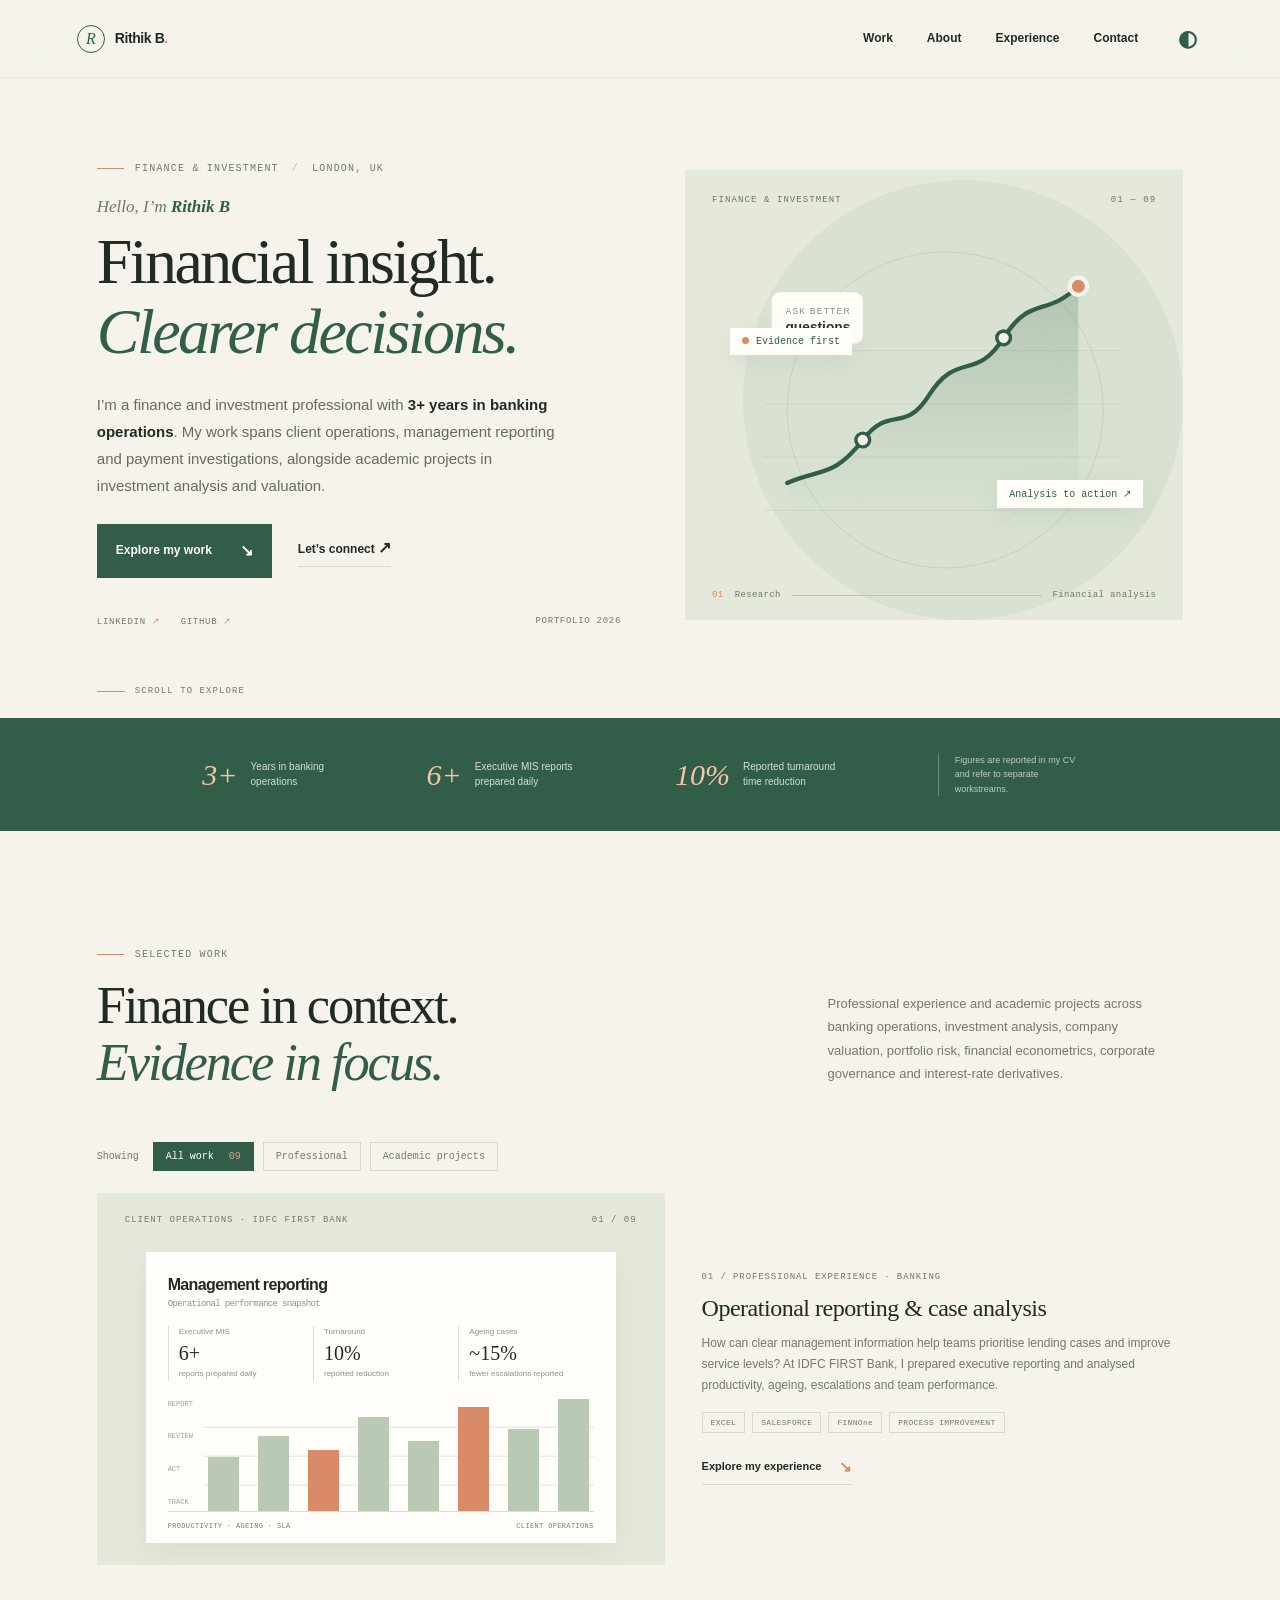
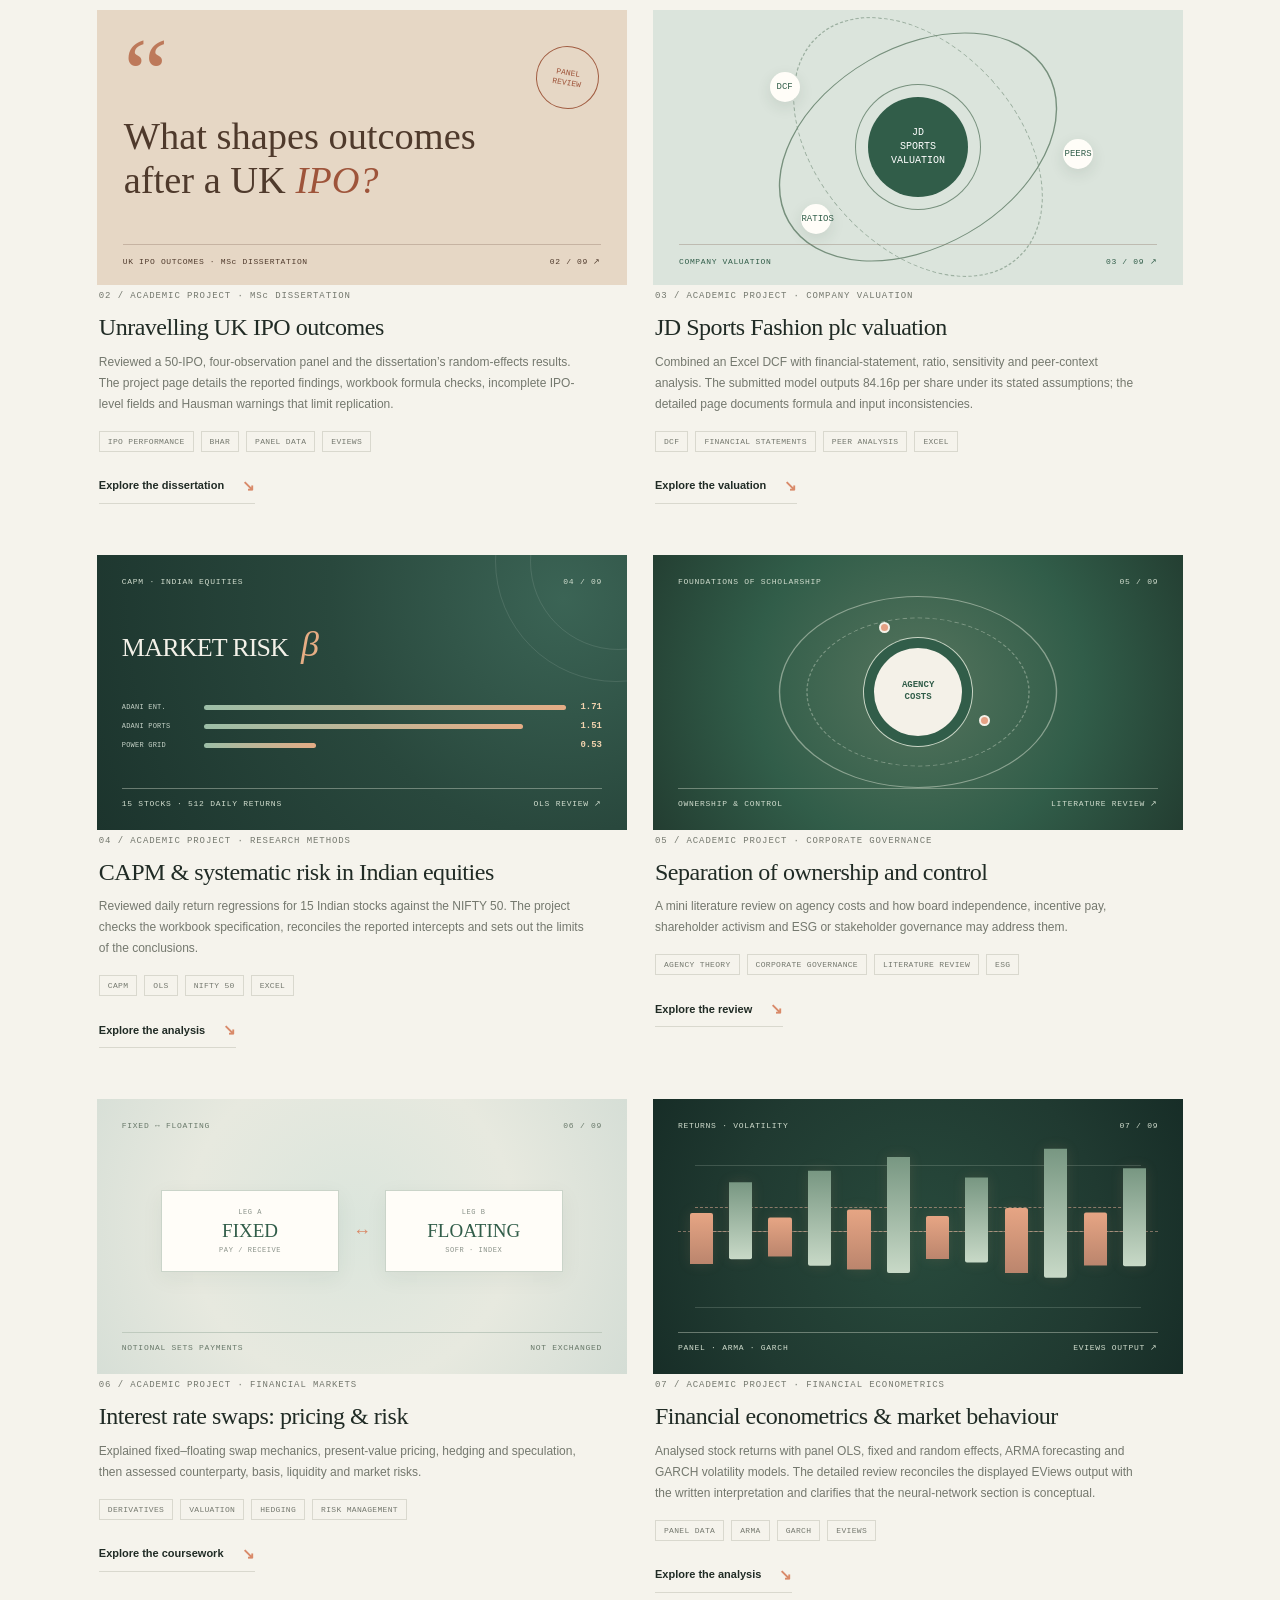
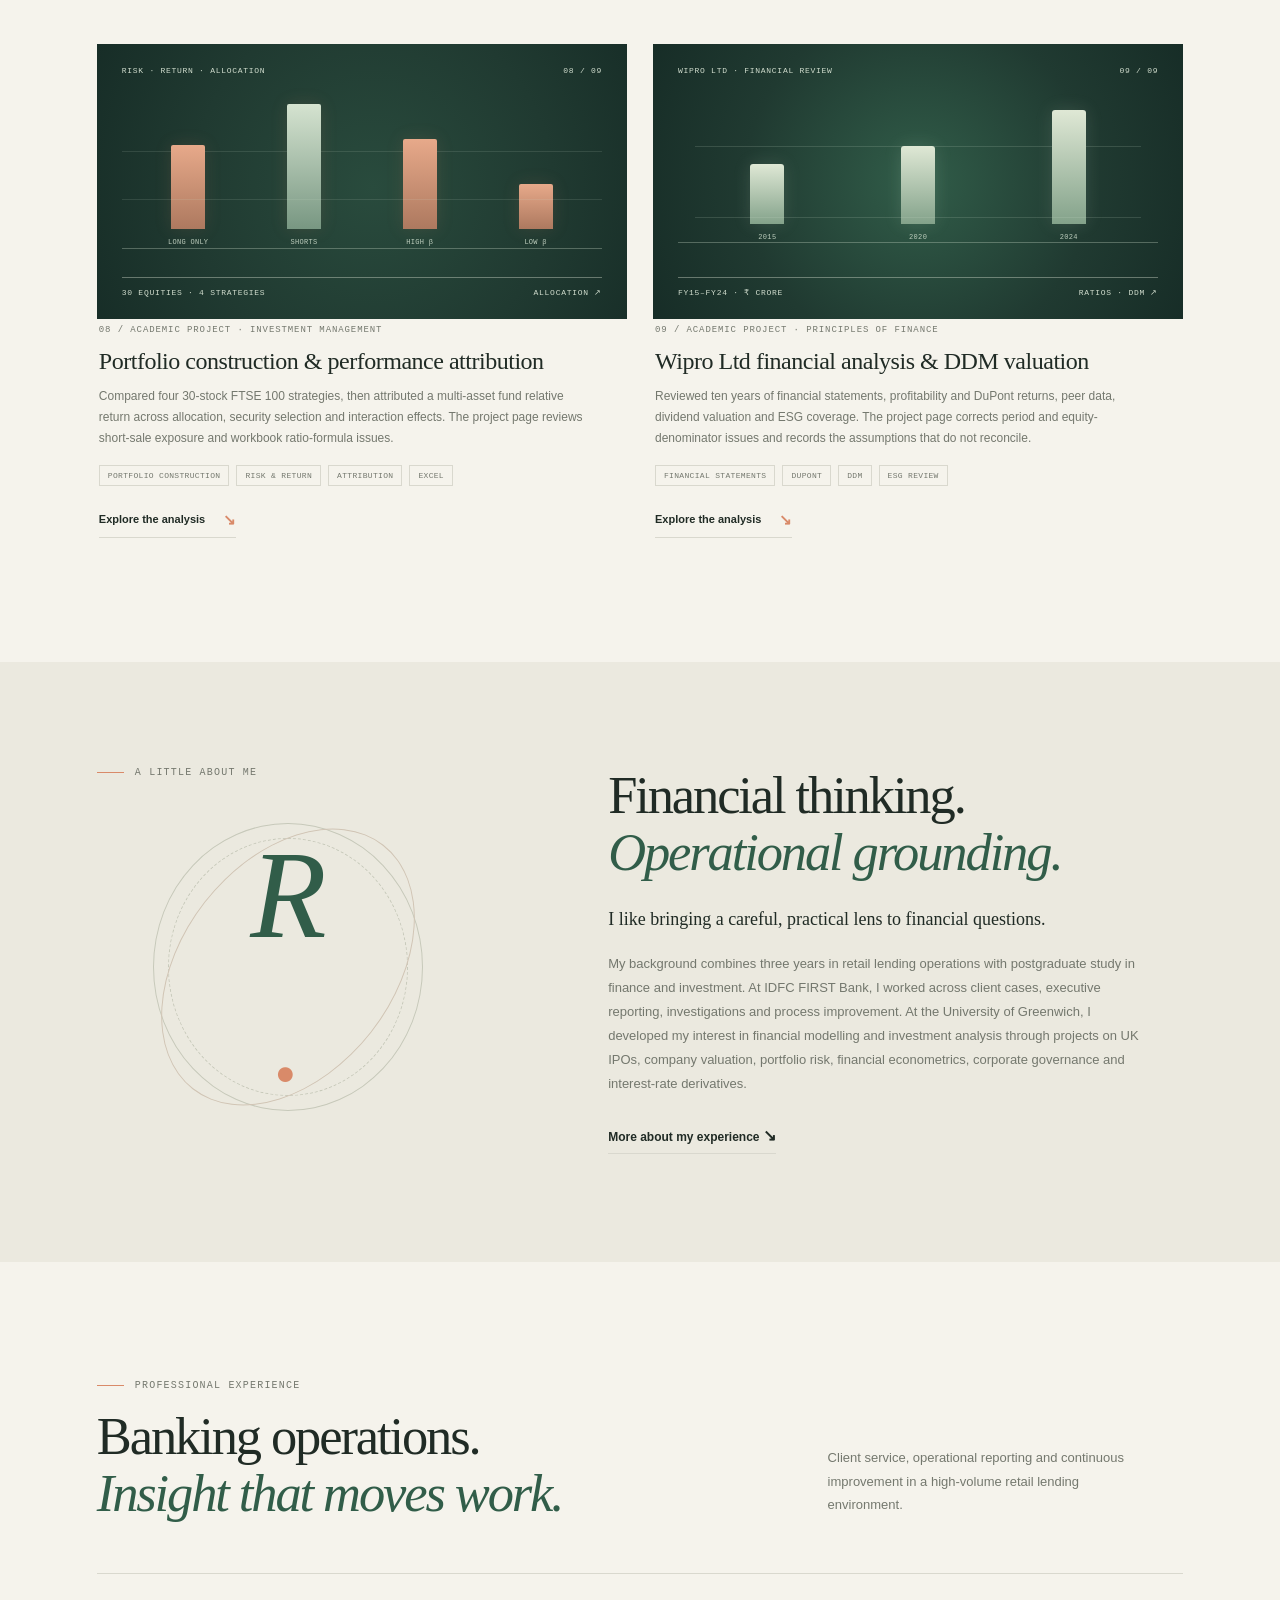
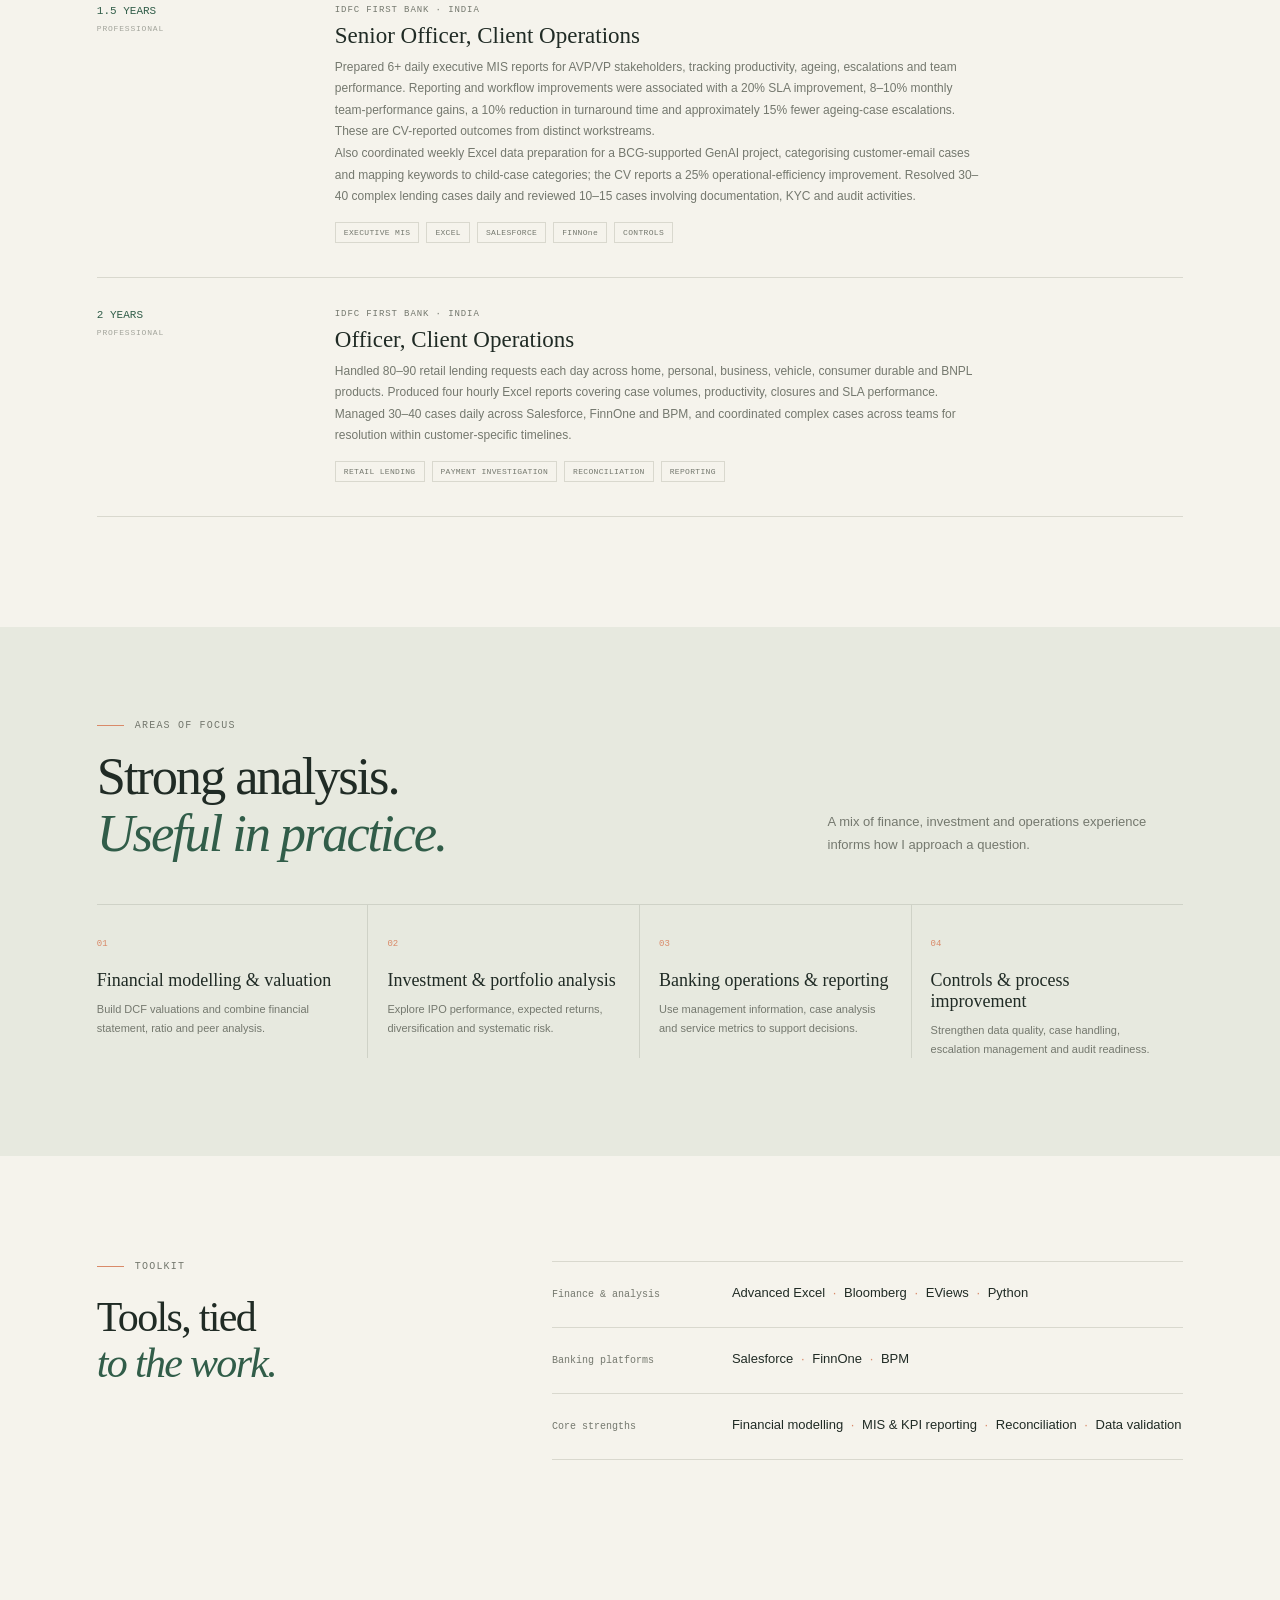
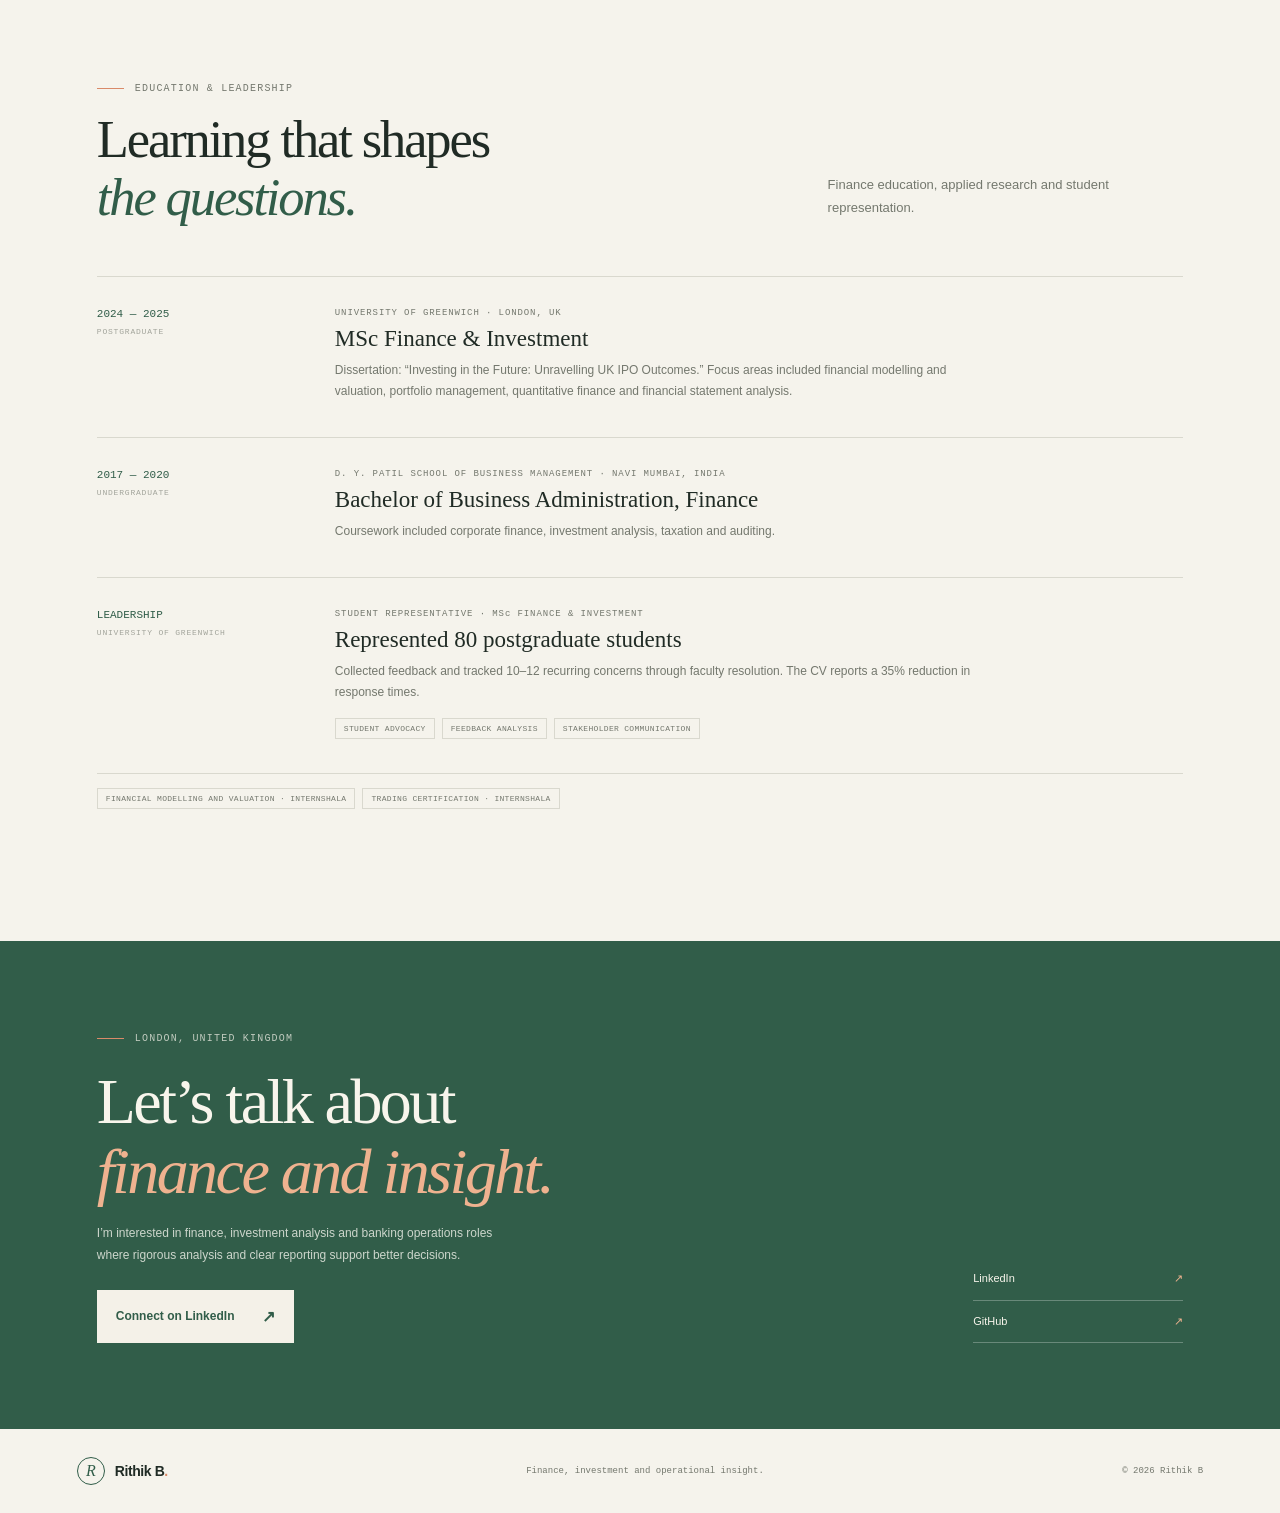
<file: index.html>
<!doctype html>
<html lang="en">
  <head>
    <meta charset="utf-8" />
    <meta name="viewport" content="width=device-width, initial-scale=1" />
    <meta name="theme-color" content="#f5f3ec" />
    <meta name="description" content="Rithik B — finance, investment analysis and banking operations portfolio." />
    <title>Rithik B — Finance &amp; Investment</title>
    <link rel="stylesheet" href="styles.css" />
    <script src="script.js" defer></script>
  </head>
  <body>
    <a class="skip-link" href="#main">Skip to content</a>
    <header class="site-header">
      <a class="wordmark" href="#home" aria-label="Rithik B home"><span class="wordmark-mark">R</span><span>Rithik B<span class="wordmark-dot">.</span></span></a>
      <button class="menu-toggle" type="button" aria-expanded="false" aria-controls="site-nav" aria-label="Open navigation"><span></span><span></span></button>
      <nav class="site-nav" id="site-nav" aria-label="Main navigation">
        <a href="#work">Work</a><a href="#about">About</a><a href="#experience">Experience</a><a href="#contact">Contact</a>
        <button class="theme-toggle" type="button" aria-label="Switch to dark theme" title="Switch theme"><span class="theme-icon" aria-hidden="true">◐</span></button>
      </nav>
    </header>

    <main id="main">
      <section class="hero section-wrap" id="home">
        <div class="hero-copy">
          <p class="eyebrow"><span class="eyebrow-line"></span> FINANCE &amp; INVESTMENT <span class="eyebrow-separator">/</span> LONDON, UK</p>
          <p class="hero-kicker">Hello, I’m <span>Rithik B</span></p>
          <h1>Financial insight.<br /><em>Clearer decisions.</em></h1>
          <p class="hero-description">I’m a finance and investment professional with <strong>3+ years in banking operations</strong>. My work spans client operations, management reporting and payment investigations, alongside academic projects in investment analysis and valuation.</p>
          <div class="hero-actions"><a class="button button-dark" href="#work">Explore my work <span aria-hidden="true">↘</span></a><a class="text-link" href="#contact">Let’s connect <span aria-hidden="true">↗</span></a></div>
          <div class="hero-socials"><a href="https://www.linkedin.com/in/rithik-besare-7a39161ab" target="_blank" rel="noreferrer">LinkedIn <span aria-hidden="true">↗</span></a><a href="https://github.com/rithikbesare-code" target="_blank" rel="noreferrer">GitHub <span aria-hidden="true">↗</span></a><span>Portfolio <span id="current-year">2026</span></span></div>
        </div>
        <div class="hero-art" aria-label="Illustrated chart representing financial analysis" role="img">
          <div class="art-topline"><span>FINANCE &amp; INVESTMENT</span><span>01 — 09</span></div>
          <div class="art-label art-label-one"><span class="art-label-dot"></span>Evidence first</div>
          <div class="art-label art-label-two">Analysis to action <span aria-hidden="true">↗</span></div>
          <svg class="chart-art" viewBox="0 0 580 440" fill="none" xmlns="http://www.w3.org/2000/svg" aria-hidden="true">
            <circle cx="303" cy="220" r="184" stroke="currentColor" stroke-opacity=".14" />
            <circle cx="303" cy="220" r="145" stroke="currentColor" stroke-opacity=".12" stroke-dasharray="2 8" />
            <path d="M91 337H508M91 275H508M91 213H508M91 151H508" stroke="currentColor" stroke-opacity=".11" />
            <path d="M119 305C158 288 173 299 207 255C239 213 255 249 284 203C318 150 338 188 371 136C403 86 419 113 458 76" stroke="#315d49" stroke-width="5" stroke-linecap="round" />
            <path d="M119 305C158 288 173 299 207 255C239 213 255 249 284 203C318 150 338 188 371 136C403 86 419 113 458 76V340H119V305Z" fill="url(#fill)" />
            <circle cx="207" cy="255" r="8" fill="#f5f3ec" stroke="#315d49" stroke-width="4" />
            <circle cx="371" cy="136" r="8" fill="#f5f3ec" stroke="#315d49" stroke-width="4" />
            <circle cx="458" cy="76" r="10" fill="#d98a69" stroke="#f5f3ec" stroke-width="5" />
            <rect x="101" y="83" width="106" height="60" rx="10" fill="#fffdf8" />
            <text x="117" y="108" fill="#8a8b80" font-size="10" font-family="sans-serif" letter-spacing="1.4">ASK BETTER</text>
            <text x="117" y="129" fill="#23372f" font-size="16" font-family="sans-serif" font-weight="600">questions</text>
            <defs><linearGradient id="fill" x1="290" y1="76" x2="290" y2="340" gradientUnits="userSpaceOnUse"><stop stop-color="#315d49" stop-opacity=".22"/><stop offset="1" stop-color="#315d49" stop-opacity="0"/></linearGradient></defs>
          </svg>
          <div class="art-caption"><span class="caption-number">01</span><span>Research</span><span class="caption-rule"></span><span>Financial analysis</span></div>
        </div>
        <a class="scroll-cue" href="#work"><span class="scroll-line"></span>Scroll to explore</a>
      </section>

      <section class="proof-strip" aria-label="Experience at a glance">
        <div class="proof-item"><span class="proof-value">3+</span><span class="proof-label">Years in banking<br />operations</span></div>
        <div class="proof-item"><span class="proof-value">6+</span><span class="proof-label">Executive MIS reports<br />prepared daily</span></div>
        <div class="proof-item"><span class="proof-value">10%</span><span class="proof-label">Reported turnaround<br />time reduction</span></div>
        <p class="proof-note">Figures are reported in my CV and refer to separate workstreams.</p>
      </section>

      <section class="section section-wrap work-section" id="work">
        <div class="section-heading"><div><p class="eyebrow"><span class="eyebrow-line"></span> SELECTED WORK</p><h2>Finance in context.<br /><em>Evidence in focus.</em></h2></div><p class="section-intro">Professional experience and academic projects across banking operations, investment analysis, company valuation, portfolio risk, financial econometrics, corporate governance and interest-rate derivatives.</p></div>
        <div class="filter-row" role="group" aria-label="Filter projects"><span>Showing</span><button class="filter-chip is-active" type="button" data-filter="all" aria-pressed="true">All work <span>09</span></button><button class="filter-chip" type="button" data-filter="business" aria-pressed="false">Professional</button><button class="filter-chip" type="button" data-filter="technical" aria-pressed="false">Academic projects</button></div>
        <div class="project-grid">
          <article class="project-card project-feature" data-category="business">
            <a class="project-visual visual-retail" href="#experience" aria-label="Read about banking operations and reporting experience">
              <div class="visual-head"><span>CLIENT OPERATIONS · IDFC FIRST BANK</span><span>01 / 09</span></div><div class="visual-dashboard"><div class="dash-title">Management reporting<span>Operational performance snapshot</span></div><div class="dash-metrics"><div><small>Executive MIS</small><b>6+</b><i>reports prepared daily</i></div><div><small>Turnaround</small><b>10%</b><i>reported reduction</i></div><div><small>Ageing cases</small><b>~15%</b><i>fewer escalations reported</i></div></div><div class="dash-chart"><div class="chart-axis"><span>REPORT</span><span>REVIEW</span><span>ACT</span><span>TRACK</span></div><div class="bar-set"><i style="--h:48%"></i><i style="--h:67%"></i><i style="--h:54%"></i><i style="--h:84%"></i><i style="--h:62%"></i><i style="--h:93%"></i><i style="--h:73%"></i><i style="--h:100%"></i></div></div><div class="dash-footer"><span>PRODUCTIVITY · AGEING · SLA</span><span>CLIENT OPERATIONS</span></div></div>
            </a>
            <div class="project-copy"><p class="project-meta">01 / PROFESSIONAL EXPERIENCE · BANKING</p><h3>Operational reporting &amp; case analysis</h3><p>How can clear management information help teams prioritise lending cases and improve service levels? At IDFC FIRST Bank, I prepared executive reporting and analysed productivity, ageing, escalations and team performance.</p><div class="tag-row"><span>EXCEL</span><span>SALESFORCE</span><span>FINNOne</span><span>PROCESS IMPROVEMENT</span></div><a class="project-link" href="#experience">Explore my experience <span aria-hidden="true">↘</span></a></div>
          </article>
          <article class="project-card" data-category="technical"><a class="project-visual visual-customer" href="projects/uk-ipo-outcomes/" aria-label="Read the detailed Unravelling UK IPO Outcomes MSc dissertation project"><div class="quote-mark">“</div><p class="quote-preview">What shapes outcomes<br />after a UK <em>IPO?</em></p><div class="quote-bottom"><span>UK IPO OUTCOMES · MSc DISSERTATION</span><span>02 / 09 ↗</span></div><div class="quote-stamp">PANEL<br />REVIEW</div></a><div class="project-copy"><p class="project-meta">02 / ACADEMIC PROJECT · MSc DISSERTATION</p><h3>Unravelling UK IPO outcomes</h3><p>Reviewed a 50-IPO, four-observation panel and the dissertation’s random-effects results. The project page details the reported findings, workbook formula checks, incomplete IPO-level fields and Hausman warnings that limit replication.</p><div class="tag-row"><span>IPO PERFORMANCE</span><span>BHAR</span><span>PANEL DATA</span><span>EVIEWS</span></div><a class="project-link" href="projects/uk-ipo-outcomes/">Explore the dissertation <span aria-hidden="true">↘</span></a></div></article>
          <article class="project-card" data-category="technical"><a class="project-visual visual-data" href="projects/jd-sports-valuation/" aria-label="Read the detailed JD Sports Fashion plc valuation project"><div class="data-orbit orbit-a"></div><div class="data-orbit orbit-b"></div><div class="data-core">JD<br />SPORTS<br />VALUATION</div><span class="data-node node-a">DCF</span><span class="data-node node-b">PEERS</span><span class="data-node node-c">RATIOS</span><div class="quote-bottom"><span>COMPANY VALUATION</span><span>03 / 09 ↗</span></div></a><div class="project-copy"><p class="project-meta">03 / ACADEMIC PROJECT · COMPANY VALUATION</p><h3>JD Sports Fashion plc valuation</h3><p>Combined an Excel DCF with financial-statement, ratio, sensitivity and peer-context analysis. The submitted model outputs 84.16p per share under its stated assumptions; the detailed page documents formula and input inconsistencies.</p><div class="tag-row"><span>DCF</span><span>FINANCIAL STATEMENTS</span><span>PEER ANALYSIS</span><span>EXCEL</span></div><a class="project-link" href="projects/jd-sports-valuation/">Explore the valuation <span aria-hidden="true">↘</span></a></div></article>
          <article class="project-card" data-category="technical"><a class="project-visual visual-capm" href="projects/capm-indian-equities/" aria-label="Read the CAPM and systematic risk analysis of 15 Indian equities"><div class="capm-card-head"><span>CAPM · INDIAN EQUITIES</span><span>04 / 09</span></div><div class="capm-card-title">MARKET RISK <b>β</b></div><div class="capm-card-chart" aria-hidden="true"><div><span>ADANI ENT.</span><i style="--bar-size:100%"></i><b>1.71</b></div><div><span>ADANI PORTS</span><i style="--bar-size:88%"></i><b>1.51</b></div><div><span>POWER GRID</span><i style="--bar-size:31%"></i><b>0.53</b></div></div><div class="capm-card-foot"><span>15 STOCKS · 512 DAILY RETURNS</span><span>OLS REVIEW ↗</span></div></a><div class="project-copy"><p class="project-meta">04 / ACADEMIC PROJECT · RESEARCH METHODS</p><h3>CAPM &amp; systematic risk in Indian equities</h3><p>Reviewed daily return regressions for 15 Indian stocks against the NIFTY 50. The project checks the workbook specification, reconciles the reported intercepts and sets out the limits of the conclusions.</p><div class="tag-row"><span>CAPM</span><span>OLS</span><span>NIFTY 50</span><span>EXCEL</span></div><a class="project-link" href="projects/capm-indian-equities/">Explore the analysis <span aria-hidden="true">↘</span></a></div></article>
          <article class="project-card" data-category="technical">
            <a class="project-visual visual-governance" href="projects/agency-costs/" aria-label="Read the literature review on ownership, control and agency costs">
              <div class="governance-head"><span>FOUNDATIONS OF SCHOLARSHIP</span><span>05 / 09</span></div>
              <div class="governance-orbit"><i></i><i></i><b>AGENCY<br />COSTS</b></div>
              <div class="governance-footer"><span>OWNERSHIP &amp; CONTROL</span><span>LITERATURE REVIEW ↗</span></div>
            </a>
            <div class="project-copy"><p class="project-meta">05 / ACADEMIC PROJECT · CORPORATE GOVERNANCE</p><h3>Separation of ownership and control</h3><p>A mini literature review on agency costs and how board independence, incentive pay, shareholder activism and ESG or stakeholder governance may address them.</p><div class="tag-row"><span>AGENCY THEORY</span><span>CORPORATE GOVERNANCE</span><span>LITERATURE REVIEW</span><span>ESG</span></div><a class="project-link" href="projects/agency-costs/">Explore the review <span aria-hidden="true">↘</span></a></div>
          </article>
          <article class="project-card" data-category="technical">
            <a class="project-visual visual-swap" href="projects/interest-rate-swaps/" aria-label="Read about interest rate swap structure, pricing and risk">
              <div class="swap-head"><span>FIXED ↔ FLOATING</span><span>06 / 09</span></div>
              <div class="swap-flow"><div class="swap-leg"><small>LEG A</small><b>FIXED</b><span>PAY / RECEIVE</span></div><div class="swap-arrow" aria-hidden="true">↔</div><div class="swap-leg"><small>LEG B</small><b>FLOATING</b><span>SOFR · INDEX</span></div></div>
              <div class="swap-foot"><span>NOTIONAL SETS PAYMENTS</span><span>NOT EXCHANGED</span></div>
            </a>
            <div class="project-copy"><p class="project-meta">06 / ACADEMIC PROJECT · FINANCIAL MARKETS</p><h3>Interest rate swaps: pricing &amp; risk</h3><p>Explained fixed–floating swap mechanics, present-value pricing, hedging and speculation, then assessed counterparty, basis, liquidity and market risks.</p><div class="tag-row"><span>DERIVATIVES</span><span>VALUATION</span><span>HEDGING</span><span>RISK MANAGEMENT</span></div><a class="project-link" href="projects/interest-rate-swaps/">Explore the coursework <span aria-hidden="true">↘</span></a></div>
          </article>
          <article class="project-card" data-category="technical">
            <a class="project-visual visual-quant" href="projects/financial-time-series-ml/" aria-label="Read the financial econometrics and market behaviour project">
              <div class="quant-head"><span>RETURNS · VOLATILITY</span><span>07 / 09</span></div>
              <div class="quant-chart" aria-hidden="true"><i style="--bar:36%"></i><i style="--bar:55%"></i><i style="--bar:28%"></i><i style="--bar:68%"></i><i style="--bar:43%"></i><i style="--bar:83%"></i><i style="--bar:31%"></i><i style="--bar:61%"></i><i style="--bar:46%"></i><i style="--bar:92%"></i><i style="--bar:38%"></i><i style="--bar:70%"></i><b></b></div>
              <div class="quant-foot"><span>PANEL · ARMA · GARCH</span><span>EVIEWS OUTPUT ↗</span></div>
            </a>
            <div class="project-copy"><p class="project-meta">07 / ACADEMIC PROJECT · FINANCIAL ECONOMETRICS</p><h3>Financial econometrics &amp; market behaviour</h3><p>Analysed stock returns with panel OLS, fixed and random effects, ARMA forecasting and GARCH volatility models. The detailed review reconciles the displayed EViews output with the written interpretation and clarifies that the neural-network section is conceptual.</p><div class="tag-row"><span>PANEL DATA</span><span>ARMA</span><span>GARCH</span><span>EVIEWS</span></div><a class="project-link" href="projects/financial-time-series-ml/">Explore the analysis <span aria-hidden="true">↘</span></a></div>
          </article>          <article class="project-card" data-category="technical">
            <a class="project-visual visual-investment" href="projects/investment-management/" aria-label="Read the investment management portfolio construction and attribution project">
              <div class="invest-head"><span>RISK · RETURN · ALLOCATION</span><span>08 / 09</span></div>
              <div class="invest-bar-chart" aria-hidden="true"><div><i style="--bar-height:67%"></i><span>LONG ONLY</span></div><div><i style="--bar-height:100%"></i><span>SHORTS</span></div><div><i style="--bar-height:72%"></i><span>HIGH β</span></div><div><i style="--bar-height:36%"></i><span>LOW β</span></div></div>
              <div class="invest-foot"><span>30 EQUITIES · 4 STRATEGIES</span><span>ALLOCATION ↗</span></div>
            </a>
            <div class="project-copy"><p class="project-meta">08 / ACADEMIC PROJECT · INVESTMENT MANAGEMENT</p><h3>Portfolio construction &amp; performance attribution</h3><p>Compared four 30-stock FTSE 100 strategies, then attributed a multi-asset fund relative return across allocation, security selection and interaction effects. The project page reviews short-sale exposure and workbook ratio-formula issues.</p><div class="tag-row"><span>PORTFOLIO CONSTRUCTION</span><span>RISK &amp; RETURN</span><span>ATTRIBUTION</span><span>EXCEL</span></div><a class="project-link" href="projects/investment-management/">Explore the analysis <span aria-hidden="true">↘</span></a></div>
          </article>          <article class="project-card" data-category="technical">
            <a class="project-visual visual-wipro" href="projects/wipro-financial-analysis/" aria-label="Read the Wipro Ltd financial analysis and dividend valuation review">
              <div class="wipro-card-head"><span>WIPRO LTD · FINANCIAL REVIEW</span><span>09 / 09</span></div>
              <div class="wipro-card-bars" aria-hidden="true"><div class="wipro-card-bar" style="--h:52%"><i></i><span>2015</span></div><div class="wipro-card-bar" style="--h:68%"><i></i><span>2020</span></div><div class="wipro-card-bar" style="--h:100%"><i></i><span>2024</span></div></div>
              <div class="wipro-card-foot"><span>FY15–FY24 · ₹ CRORE</span><span>RATIOS · DDM ↗</span></div>
            </a>
            <div class="project-copy"><p class="project-meta">09 / ACADEMIC PROJECT · PRINCIPLES OF FINANCE</p><h3>Wipro Ltd financial analysis &amp; DDM valuation</h3><p>Reviewed ten years of financial statements, profitability and DuPont returns, peer data, dividend valuation and ESG coverage. The project page corrects period and equity-denominator issues and records the assumptions that do not reconcile.</p><div class="tag-row"><span>FINANCIAL STATEMENTS</span><span>DUPONT</span><span>DDM</span><span>ESG REVIEW</span></div><a class="project-link" href="projects/wipro-financial-analysis/">Explore the analysis <span aria-hidden="true">↘</span></a></div>
          </article>
        </div>
      </section>

      <section class="about-band" id="about"><div class="section-wrap about-inner"><div class="about-aside"><p class="eyebrow"><span class="eyebrow-line"></span> A LITTLE ABOUT ME</p><div class="about-monogram" aria-hidden="true">R<span>.</span></div></div><div class="about-copy"><h2>Financial thinking.<br /><em>Operational grounding.</em></h2><p class="about-lead">I like bringing a careful, practical lens to financial questions.</p><p>My background combines three years in retail lending operations with postgraduate study in finance and investment. At IDFC FIRST Bank, I worked across client cases, executive reporting, investigations and process improvement. At the University of Greenwich, I developed my interest in financial modelling and investment analysis through projects on UK IPOs, company valuation, portfolio risk, financial econometrics, corporate governance and interest-rate derivatives.</p><a class="text-link" href="#experience">More about my experience <span aria-hidden="true">↘</span></a></div></div></section>

      <section class="section section-wrap experience-section" id="experience"><div class="section-heading"><div><p class="eyebrow"><span class="eyebrow-line"></span> PROFESSIONAL EXPERIENCE</p><h2>Banking operations.<br /><em>Insight that moves work.</em></h2></div><p class="section-intro">Client service, operational reporting and continuous improvement in a high-volume retail lending environment.</p></div><div class="timeline">
        <article class="timeline-entry"><div class="timeline-date">1.5 YEARS<span>PROFESSIONAL</span></div><div class="timeline-body"><p class="timeline-type">IDFC FIRST BANK · INDIA</p><h3>Senior Officer, Client Operations</h3><p>Prepared 6+ daily executive MIS reports for AVP/VP stakeholders, tracking productivity, ageing, escalations and team performance. Reporting and workflow improvements were associated with a 20% SLA improvement, 8–10% monthly team-performance gains, a 10% reduction in turnaround time and approximately 15% fewer ageing-case escalations. These are CV-reported outcomes from distinct workstreams.</p><p>Also coordinated weekly Excel data preparation for a BCG-supported GenAI project, categorising customer-email cases and mapping keywords to child-case categories; the CV reports a 25% operational-efficiency improvement. Resolved 30–40 complex lending cases daily and reviewed 10–15 cases involving documentation, KYC and audit activities.</p><div class="tag-row"><span>EXECUTIVE MIS</span><span>EXCEL</span><span>SALESFORCE</span><span>FINNOne</span><span>CONTROLS</span></div></div></article>
        <article class="timeline-entry"><div class="timeline-date">2 YEARS<span>PROFESSIONAL</span></div><div class="timeline-body"><p class="timeline-type">IDFC FIRST BANK · INDIA</p><h3>Officer, Client Operations</h3><p>Handled 80–90 retail lending requests each day across home, personal, business, vehicle, consumer durable and BNPL products. Produced four hourly Excel reports covering case volumes, productivity, closures and SLA performance. Managed 30–40 cases daily across Salesforce, FinnOne and BPM, and coordinated complex cases across teams for resolution within customer-specific timelines.</p><div class="tag-row"><span>RETAIL LENDING</span><span>PAYMENT INVESTIGATION</span><span>RECONCILIATION</span><span>REPORTING</span></div></div></article>
      </div></section>

      <section class="capabilities-section"><div class="section-wrap"><div class="section-heading"><div><p class="eyebrow"><span class="eyebrow-line"></span> AREAS OF FOCUS</p><h2>Strong analysis.<br /><em>Useful in practice.</em></h2></div><p class="section-intro">A mix of finance, investment and operations experience informs how I approach a question.</p></div><div class="capability-grid"><article><span class="cap-number">01</span><h3>Financial modelling &amp; valuation</h3><p>Build DCF valuations and combine financial statement, ratio and peer analysis.</p></article><article><span class="cap-number">02</span><h3>Investment &amp; portfolio analysis</h3><p>Explore IPO performance, expected returns, diversification and systematic risk.</p></article><article><span class="cap-number">03</span><h3>Banking operations &amp; reporting</h3><p>Use management information, case analysis and service metrics to support decisions.</p></article><article><span class="cap-number">04</span><h3>Controls &amp; process improvement</h3><p>Strengthen data quality, case handling, escalation management and audit readiness.</p></article></div></div></section>

      <section class="toolkit-section section-wrap"><div class="toolkit-title"><p class="eyebrow"><span class="eyebrow-line"></span> TOOLKIT</p><h2>Tools, tied<br /><em>to the work.</em></h2></div><div class="toolkit-list"><div><h3>Finance &amp; analysis</h3><p>Advanced Excel <span>·</span> Bloomberg <span>·</span> EViews <span>·</span> Python</p></div><div><h3>Banking platforms</h3><p>Salesforce <span>·</span> FinnOne <span>·</span> BPM</p></div><div><h3>Core strengths</h3><p>Financial modelling <span>·</span> MIS &amp; KPI reporting <span>·</span> Reconciliation <span>·</span> Data validation</p></div></div></section>

      <section class="section section-wrap" id="education"><div class="section-heading"><div><p class="eyebrow"><span class="eyebrow-line"></span> EDUCATION &amp; LEADERSHIP</p><h2>Learning that shapes<br /><em>the questions.</em></h2></div><p class="section-intro">Finance education, applied research and student representation.</p></div><div class="timeline">
        <article class="timeline-entry"><div class="timeline-date">2024 — 2025<span>POSTGRADUATE</span></div><div class="timeline-body"><p class="timeline-type">UNIVERSITY OF GREENWICH · LONDON, UK</p><h3>MSc Finance &amp; Investment</h3><p>Dissertation: “Investing in the Future: Unravelling UK IPO Outcomes.” Focus areas included financial modelling and valuation, portfolio management, quantitative finance and financial statement analysis.</p></div></article>
        <article class="timeline-entry"><div class="timeline-date">2017 — 2020<span>UNDERGRADUATE</span></div><div class="timeline-body"><p class="timeline-type">D. Y. PATIL SCHOOL OF BUSINESS MANAGEMENT · NAVI MUMBAI, INDIA</p><h3>Bachelor of Business Administration, Finance</h3><p>Coursework included corporate finance, investment analysis, taxation and auditing.</p></div></article>
        <article class="timeline-entry"><div class="timeline-date">LEADERSHIP<span>UNIVERSITY OF GREENWICH</span></div><div class="timeline-body"><p class="timeline-type">STUDENT REPRESENTATIVE · MSc FINANCE &amp; INVESTMENT</p><h3>Represented 80 postgraduate students</h3><p>Collected feedback and tracked 10–12 recurring concerns through faculty resolution. The CV reports a 35% reduction in response times.</p><div class="tag-row"><span>STUDENT ADVOCACY</span><span>FEEDBACK ANALYSIS</span><span>STAKEHOLDER COMMUNICATION</span></div></div></article>
      </div><div class="tag-row education-certs"><span>FINANCIAL MODELLING AND VALUATION · INTERNSHALA</span><span>TRADING CERTIFICATION · INTERNSHALA</span></div></section>

      <section class="contact-section" id="contact"><div class="section-wrap contact-inner"><div><p class="eyebrow"><span class="eyebrow-line"></span> LONDON, UNITED KINGDOM</p><h2>Let’s talk about<br /><em>finance and insight.</em></h2><p>I’m interested in finance, investment analysis and banking operations roles where rigorous analysis and clear reporting support better decisions.</p><a class="button button-light" href="https://www.linkedin.com/in/rithik-besare-7a39161ab" target="_blank" rel="noreferrer">Connect on LinkedIn <span aria-hidden="true">↗</span></a></div><div class="contact-links"><a href="https://www.linkedin.com/in/rithik-besare-7a39161ab" target="_blank" rel="noreferrer">LinkedIn <span>↗</span></a><a href="https://github.com/rithikbesare-code" target="_blank" rel="noreferrer">GitHub <span>↗</span></a></div></div></section>
    </main>
    <footer class="site-footer"><a class="wordmark" href="#home"><span class="wordmark-mark">R</span><span>Rithik B<span class="wordmark-dot">.</span></span></a><p>Finance, investment and operational insight.</p><span>© <span id="footer-year">2026</span> Rithik B</span></footer>
  </body>
</html>
</file>
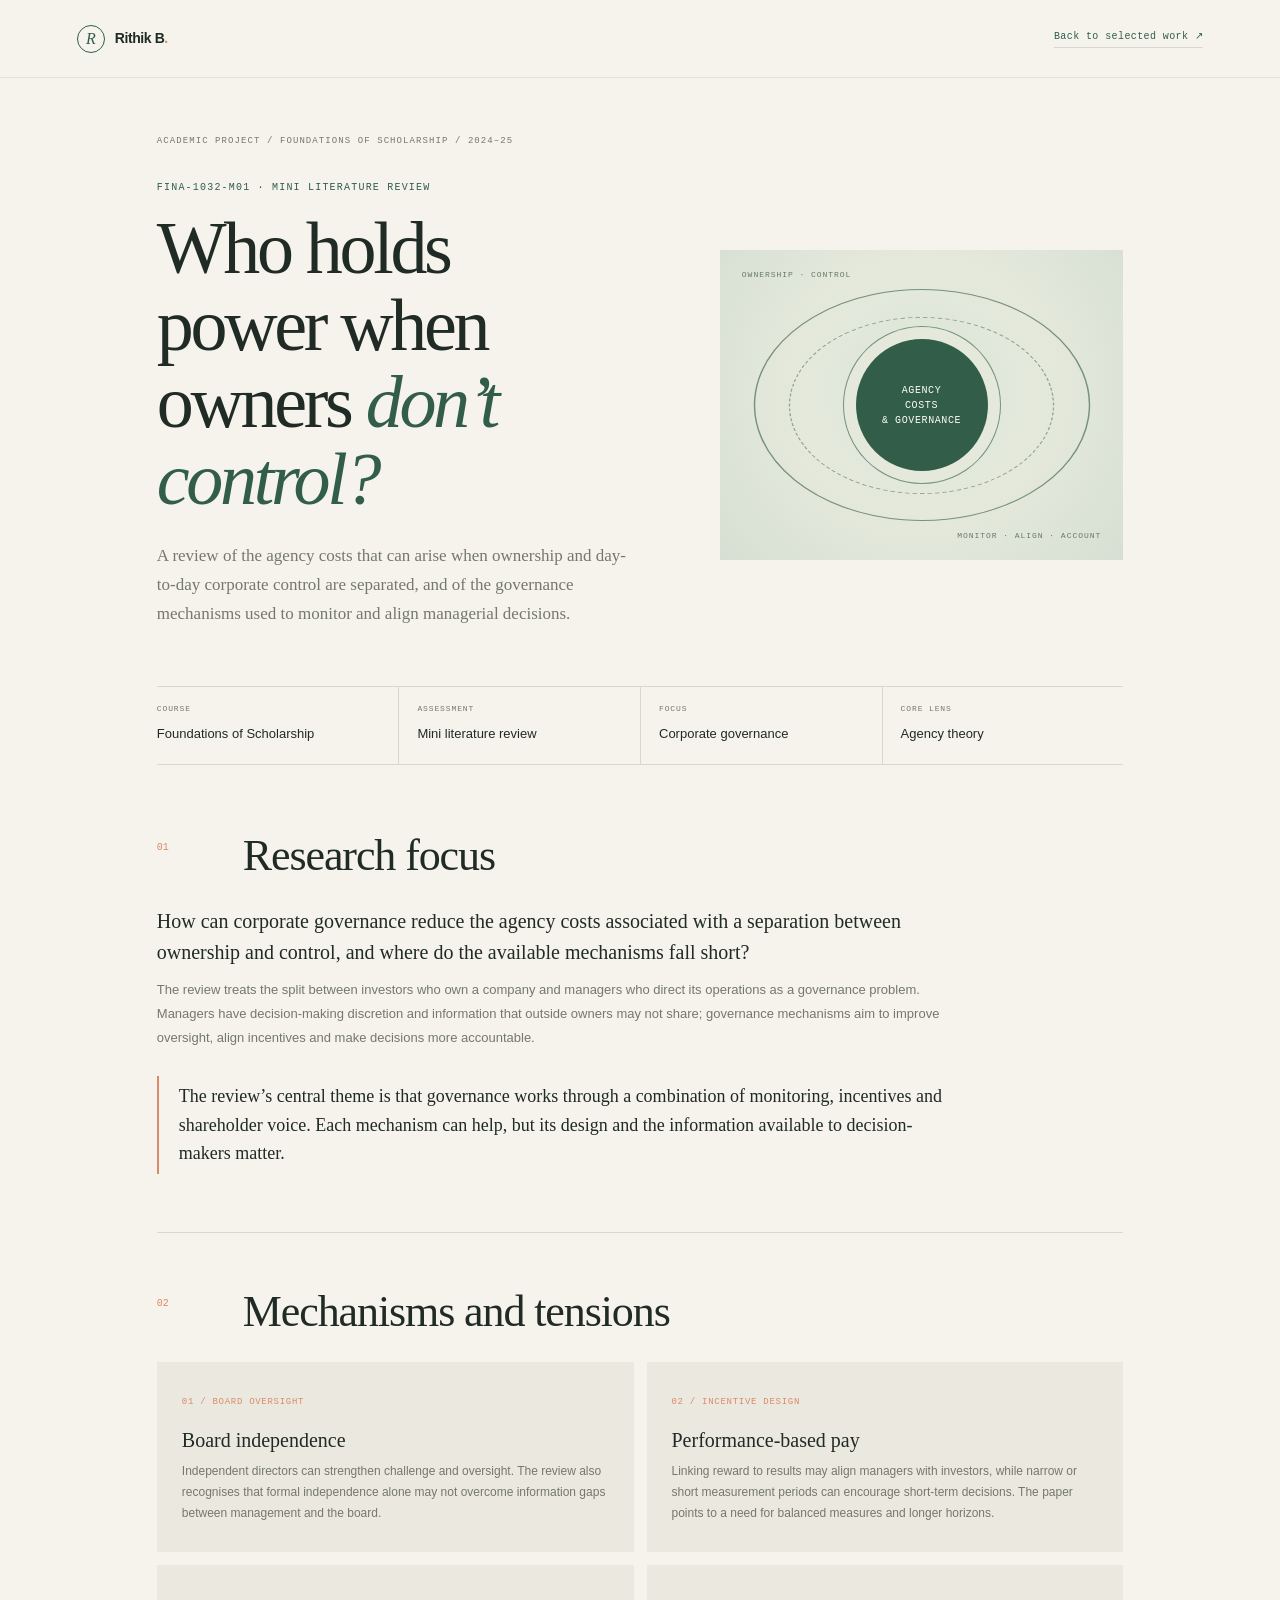
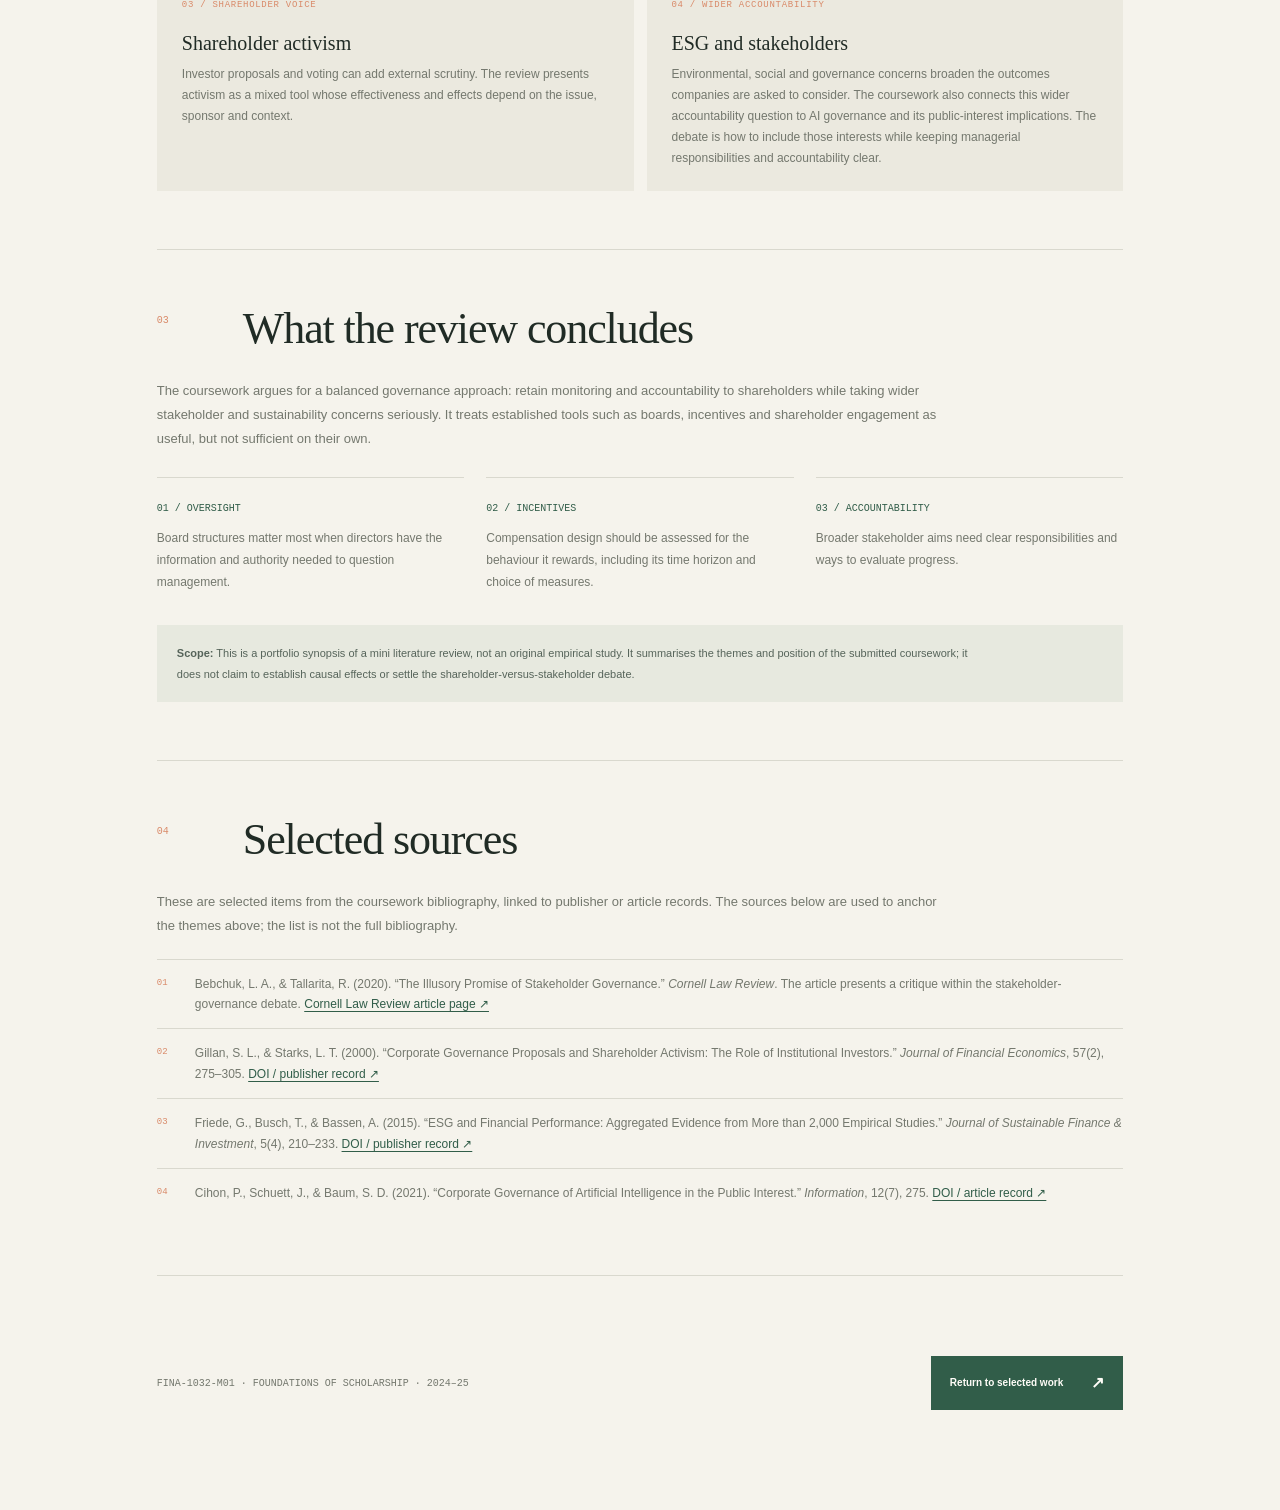
<file: projects/agency-costs/index.html>
<!doctype html>
<html lang="en">
  <head>
    <meta charset="utf-8" />
    <meta name="viewport" content="width=device-width, initial-scale=1" />
    <meta name="theme-color" content="#f5f3ec" />
    <meta name="description" content="A literature review on separation of ownership and control, agency costs and corporate governance mechanisms by Rithik Besare." />
    <title>Ownership, Control &amp; Agency Costs — Rithik Besare</title>
    <link rel="stylesheet" href="../../styles.css" />
    <link rel="stylesheet" href="../../project-detail.css" />
  </head>
  <body>
    <a class="skip-link" href="#main">Skip to content</a>
    <header class="site-header">
      <a class="wordmark" href="../../" aria-label="Rithik Besare home"><span class="wordmark-mark">R</span><span>Rithik B<span class="wordmark-dot">.</span></span></a>
      <a class="project-back" href="../../#work">Back to selected work <span aria-hidden="true">↗</span></a>
    </header>
    <main id="main" class="project-detail">
      <p class="detail-breadcrumb">Academic project / Foundations of Scholarship / 2024–25</p>
      <section class="detail-hero" aria-labelledby="project-title">
        <div>
          <p class="detail-kicker">FINA-1032-M01 · MINI LITERATURE REVIEW</p>
          <h1 id="project-title">Who holds power when owners <em>don’t control?</em></h1>
          <p class="detail-lede">A review of the agency costs that can arise when ownership and day-to-day corporate control are separated, and of the governance mechanisms used to monitor and align managerial decisions.</p>
        </div>
        <div class="detail-cover" role="img" aria-label="Abstract diagram connecting ownership, management and agency costs">
          <span class="detail-cover-label top">OWNERSHIP · CONTROL</span>
          <span class="detail-cover-core">AGENCY<br />COSTS<br />&amp; GOVERNANCE</span>
          <span class="detail-cover-label bottom">MONITOR · ALIGN · ACCOUNT</span>
        </div>
      </section>
      <div class="detail-facts" aria-label="Project details">
        <div class="detail-fact"><span>Course</span><b>Foundations of Scholarship</b></div>
        <div class="detail-fact"><span>Assessment</span><b>Mini literature review</b></div>
        <div class="detail-fact"><span>Focus</span><b>Corporate governance</b></div>
        <div class="detail-fact"><span>Core lens</span><b>Agency theory</b></div>
      </div>
      <section class="detail-section">
        <div class="detail-section-heading"><span class="detail-section-number">01</span><h2>Research focus</h2></div>
        <p class="detail-question">How can corporate governance reduce the agency costs associated with a separation between ownership and control, and where do the available mechanisms fall short?</p>
        <p>The review treats the split between investors who own a company and managers who direct its operations as a governance problem. Managers have decision-making discretion and information that outside owners may not share; governance mechanisms aim to improve oversight, align incentives and make decisions more accountable.</p>
        <div class="detail-callout"><p>The review’s central theme is that governance works through a combination of monitoring, incentives and shareholder voice. Each mechanism can help, but its design and the information available to decision-makers matter.</p></div>
      </section>
      <section class="detail-section">
        <div class="detail-section-heading"><span class="detail-section-number">02</span><h2>Mechanisms and tensions</h2></div>
        <div class="detail-theme-grid">
          <article class="detail-theme"><span class="theme-index">01 / BOARD OVERSIGHT</span><h3>Board independence</h3><p>Independent directors can strengthen challenge and oversight. The review also recognises that formal independence alone may not overcome information gaps between management and the board.</p></article>
          <article class="detail-theme"><span class="theme-index">02 / INCENTIVE DESIGN</span><h3>Performance-based pay</h3><p>Linking reward to results may align managers with investors, while narrow or short measurement periods can encourage short-term decisions. The paper points to a need for balanced measures and longer horizons.</p></article>
          <article class="detail-theme"><span class="theme-index">03 / SHAREHOLDER VOICE</span><h3>Shareholder activism</h3><p>Investor proposals and voting can add external scrutiny. The review presents activism as a mixed tool whose effectiveness and effects depend on the issue, sponsor and context.</p></article>
          <article class="detail-theme"><span class="theme-index">04 / WIDER ACCOUNTABILITY</span><h3>ESG and stakeholders</h3><p>Environmental, social and governance concerns broaden the outcomes companies are asked to consider. The coursework also connects this wider accountability question to AI governance and its public-interest implications. The debate is how to include those interests while keeping managerial responsibilities and accountability clear.</p></article>
        </div>
      </section>
      <section class="detail-section">
        <div class="detail-section-heading"><span class="detail-section-number">03</span><h2>What the review concludes</h2></div>
        <p>The coursework argues for a balanced governance approach: retain monitoring and accountability to shareholders while taking wider stakeholder and sustainability concerns seriously. It treats established tools such as boards, incentives and shareholder engagement as useful, but not sufficient on their own.</p>
        <div class="detail-takeaways">
          <article><b>01 / OVERSIGHT</b><p>Board structures matter most when directors have the information and authority needed to question management.</p></article>
          <article><b>02 / INCENTIVES</b><p>Compensation design should be assessed for the behaviour it rewards, including its time horizon and choice of measures.</p></article>
          <article><b>03 / ACCOUNTABILITY</b><p>Broader stakeholder aims need clear responsibilities and ways to evaluate progress.</p></article>
        </div>
        <div class="detail-note"><p><strong>Scope:</strong> This is a portfolio synopsis of a mini literature review, not an original empirical study. It summarises the themes and position of the submitted coursework; it does not claim to establish causal effects or settle the shareholder-versus-stakeholder debate.</p></div>
      </section>
      <section class="detail-section">
        <div class="detail-section-heading"><span class="detail-section-number">04</span><h2>Selected sources</h2></div>
        <p>These are selected items from the coursework bibliography, linked to publisher or article records. The sources below are used to anchor the themes above; the list is not the full bibliography.</p>
        <ol class="detail-references">
          <li><span>Bebchuk, L. A., &amp; Tallarita, R. (2020). “The Illusory Promise of Stakeholder Governance.” <em>Cornell Law Review</em>. The article presents a critique within the stakeholder-governance debate. <a href="https://publications.lawschool.cornell.edu/lawreview/2020/12/01/the-illusory-promise-of-stakeholder-governance-2/" target="_blank" rel="noreferrer">Cornell Law Review article page ↗</a></span></li>
          <li><span>Gillan, S. L., &amp; Starks, L. T. (2000). “Corporate Governance Proposals and Shareholder Activism: The Role of Institutional Investors.” <em>Journal of Financial Economics</em>, 57(2), 275–305. <a href="https://doi.org/10.1016/S0304-405X(00)00058-1" target="_blank" rel="noreferrer">DOI / publisher record ↗</a></span></li>
          <li><span>Friede, G., Busch, T., &amp; Bassen, A. (2015). “ESG and Financial Performance: Aggregated Evidence from More than 2,000 Empirical Studies.” <em>Journal of Sustainable Finance &amp; Investment</em>, 5(4), 210–233. <a href="https://doi.org/10.1080/20430795.2015.1118917" target="_blank" rel="noreferrer">DOI / publisher record ↗</a></span></li>
          <li><span>Cihon, P., Schuett, J., &amp; Baum, S. D. (2021). “Corporate Governance of Artificial Intelligence in the Public Interest.” <em>Information</em>, 12(7), 275. <a href="https://doi.org/10.3390/info12070275" target="_blank" rel="noreferrer">DOI / article record ↗</a></span></li>
        </ol>
      </section>
      <footer class="detail-footer"><p>FINA-1032-M01 · FOUNDATIONS OF SCHOLARSHIP · 2024–25</p><a class="button button-dark" href="../../#work">Return to selected work <span aria-hidden="true">↗</span></a></footer>
    </main>
  </body>
</html>
</file>
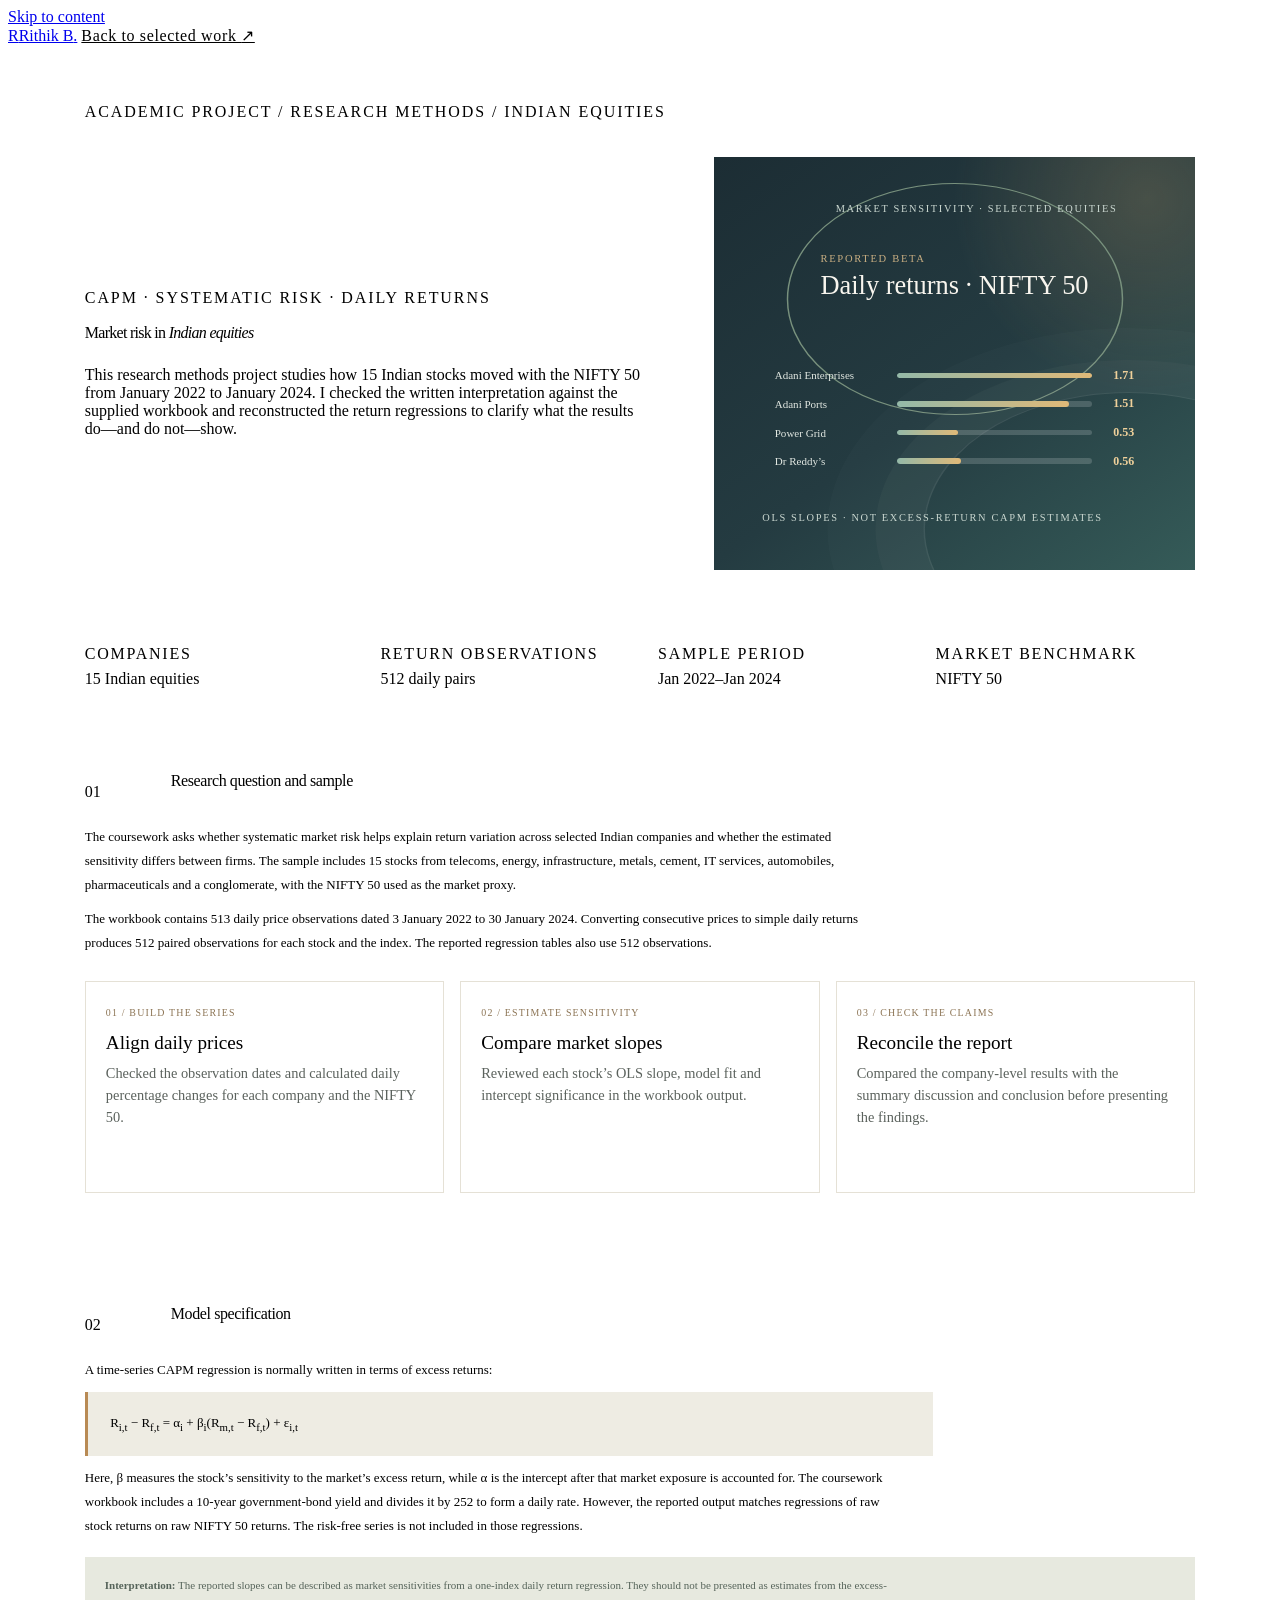
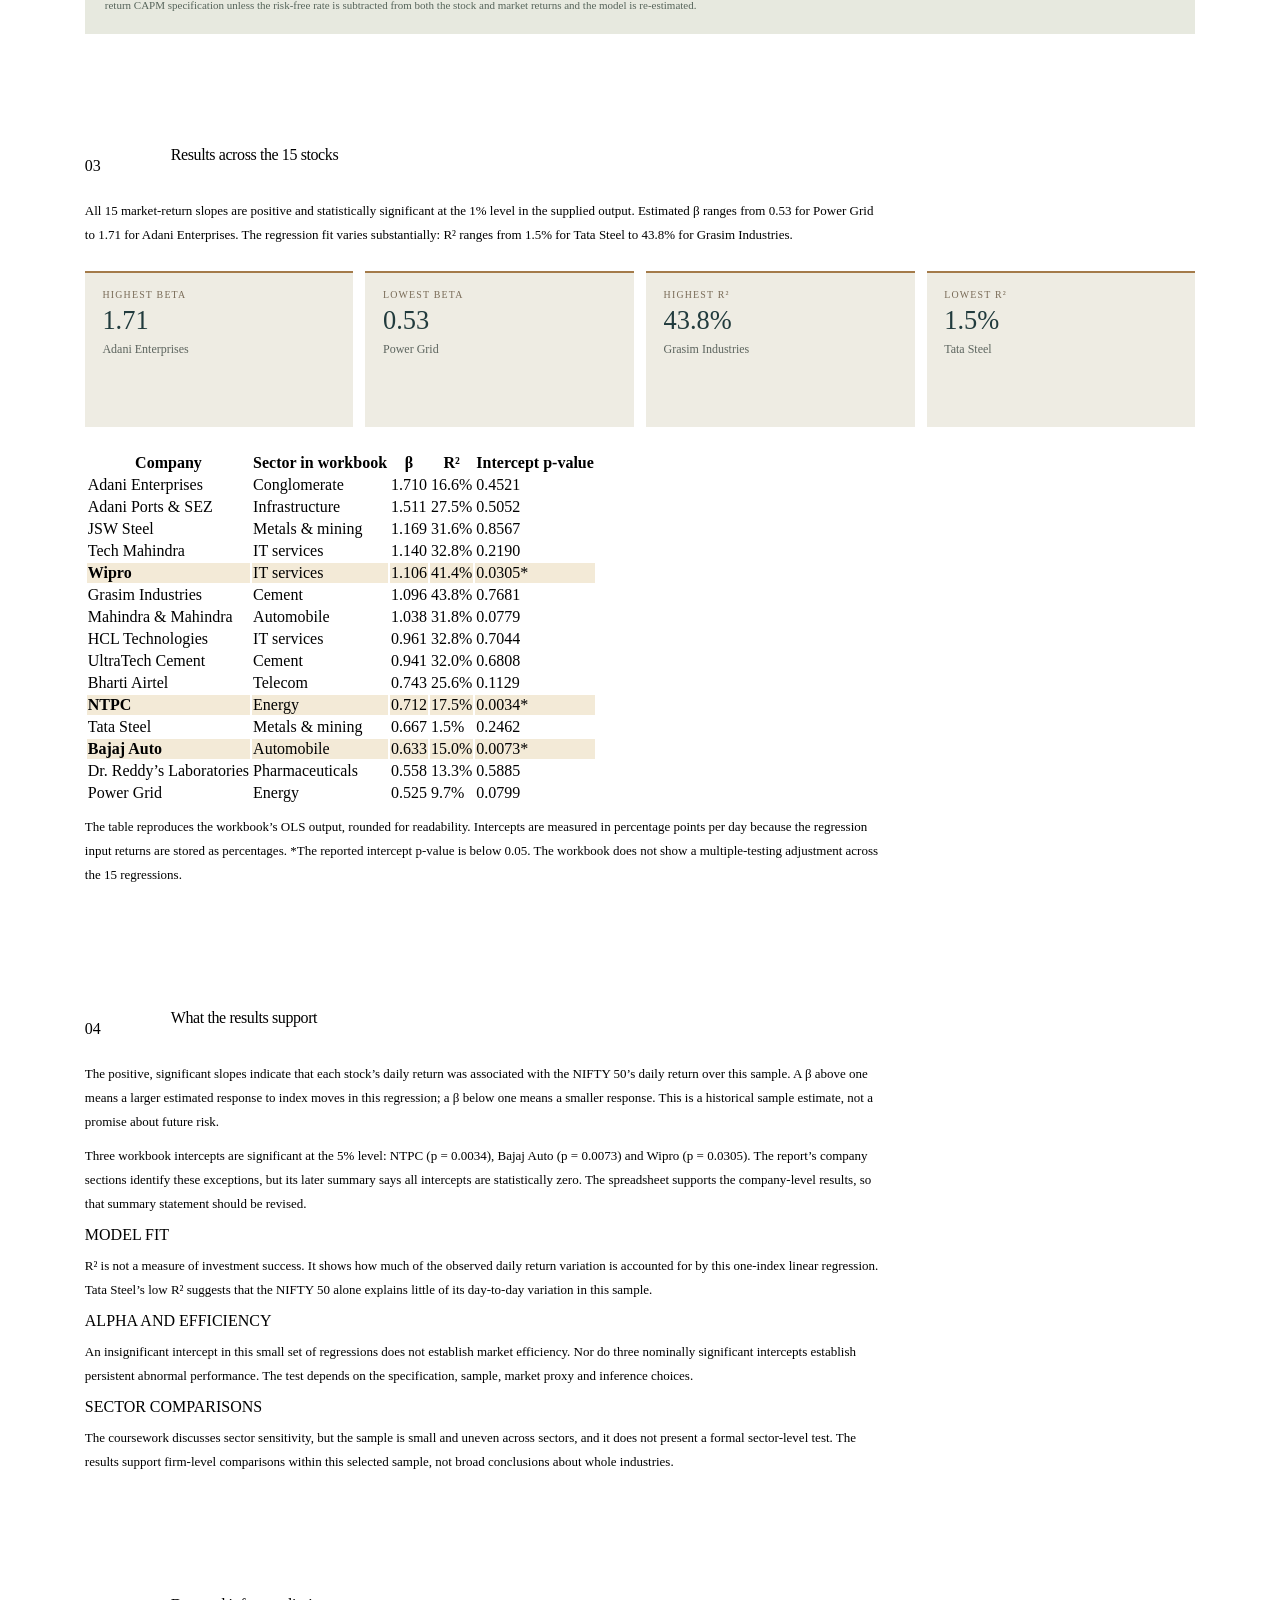
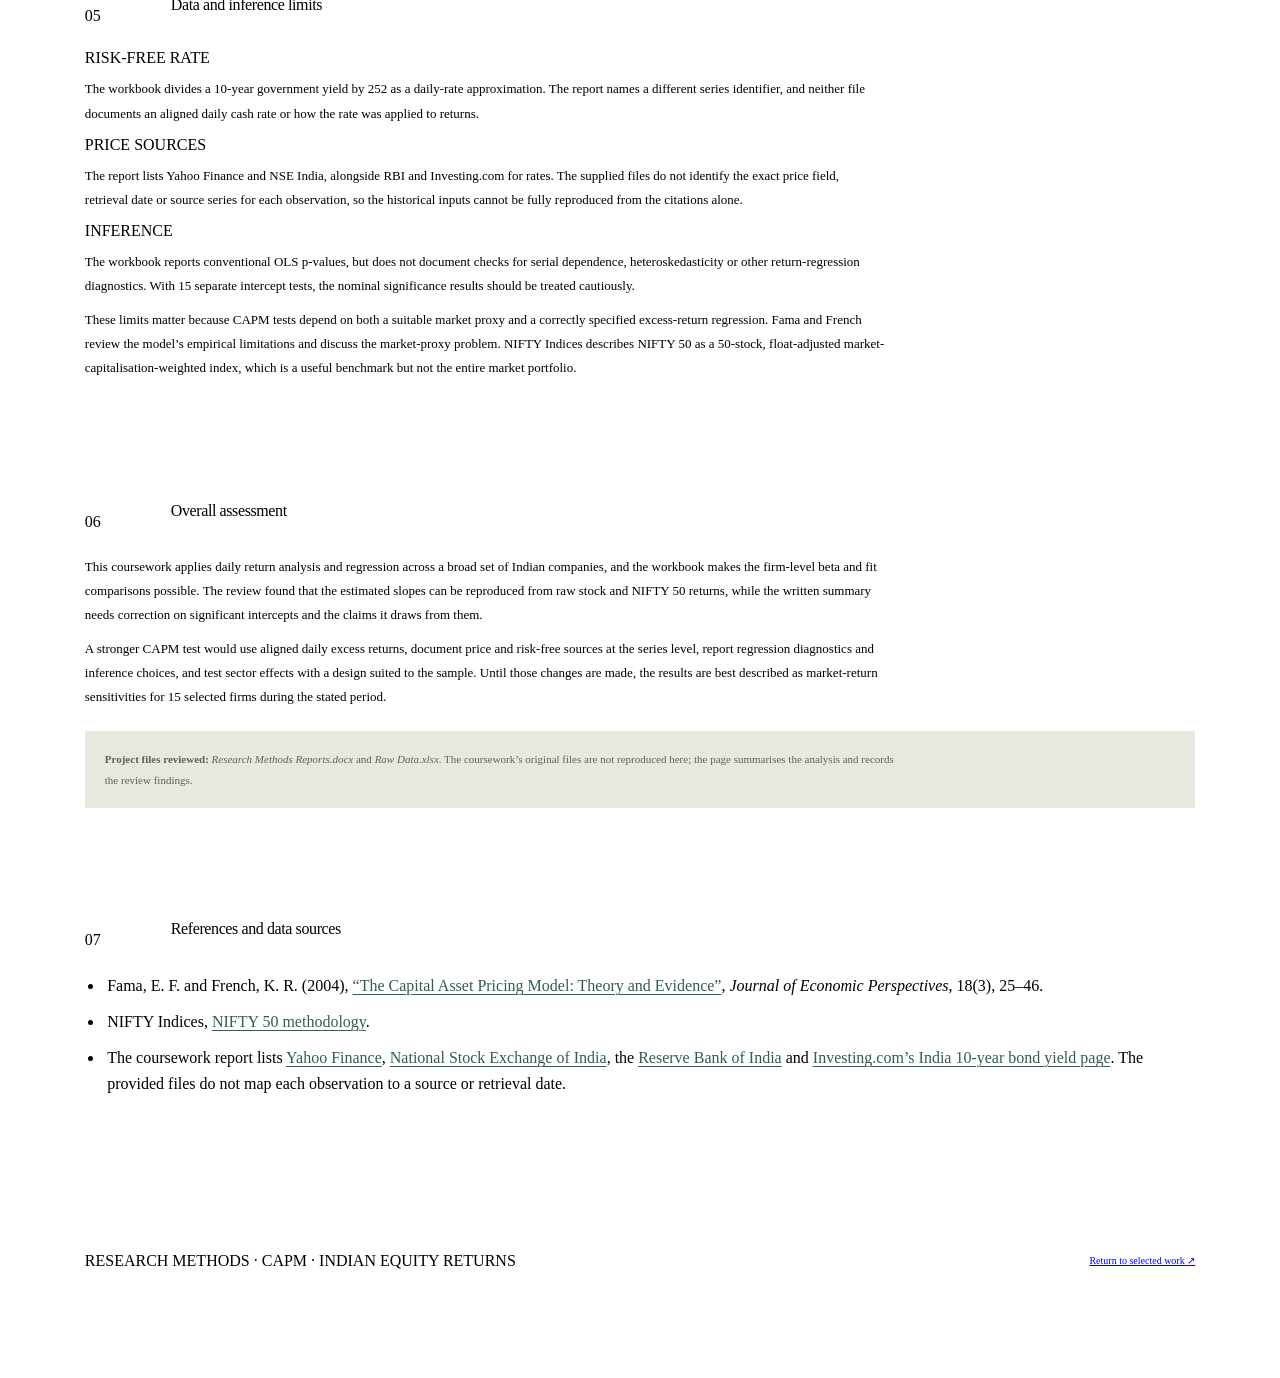
<file: projects/capm-indian-equities/index.html>
<!doctype html>
<html lang="en">
  <head>
    <meta charset="utf-8" />
    <meta name="viewport" content="width=device-width, initial-scale=1" />
    <meta name="theme-color" content="#f5f3ec" />
    <meta name="description" content="A reviewed CAPM coursework project testing daily market sensitivity across 15 Indian equities, with a check of the regression specification and reported conclusions." />
    <title>CAPM &amp; Systematic Risk in Indian Equities — Rithik Besare</title>
    <link rel="stylesheet" href="../../project-detail.css" />
    <link rel="stylesheet" href="capm.css" />
    <script src="../../script.js" defer></script>
  </head>
  <body>
    <a class="skip-link" href="#main">Skip to content</a>
    <header class="site-header">
      <a class="wordmark" href="../../" aria-label="Rithik Besare home"><span class="wordmark-mark">R</span><span>Rithik B<span class="wordmark-dot">.</span></span></a>
      <a class="project-back" href="../../#work">Back to selected work <span aria-hidden="true">↗</span></a>
    </header>

    <main id="main" class="project-detail capm-project">
      <p class="detail-breadcrumb">Academic project / Research methods / Indian equities</p>
      <section class="detail-hero" aria-labelledby="project-title">
        <div>
          <p class="detail-kicker">CAPM · SYSTEMATIC RISK · DAILY RETURNS</p>
          <h1 id="project-title">Market risk in <em>Indian equities</em></h1>
          <p class="detail-lede">This research methods project studies how 15 Indian stocks moved with the NIFTY 50 from January 2022 to January 2024. I checked the written interpretation against the supplied workbook and reconstructed the return regressions to clarify what the results do—and do not—show.</p>
        </div>
        <div class="detail-cover capm-cover" role="img" aria-label="Comparison of reported market betas for Adani Enterprises, Adani Ports, Power Grid and Dr Reddy's Laboratories">
          <span class="detail-cover-label top">MARKET SENSITIVITY · SELECTED EQUITIES</span>
          <div class="capm-cover-title"><span>REPORTED BETA</span><strong>Daily returns · NIFTY 50</strong></div>
          <div class="capm-beta-chart" aria-hidden="true">
            <div class="capm-beta-row"><span>Adani Enterprises</span><div class="capm-beta-track"><i style="--beta-width:100%"></i></div><b>1.71</b></div>
            <div class="capm-beta-row"><span>Adani Ports</span><div class="capm-beta-track"><i style="--beta-width:88%"></i></div><b>1.51</b></div>
            <div class="capm-beta-row"><span>Power Grid</span><div class="capm-beta-track"><i style="--beta-width:31%"></i></div><b>0.53</b></div>
            <div class="capm-beta-row"><span>Dr Reddy’s</span><div class="capm-beta-track"><i style="--beta-width:33%"></i></div><b>0.56</b></div>
          </div>
          <span class="detail-cover-label bottom">OLS SLOPES · NOT EXCESS-RETURN CAPM ESTIMATES</span>
        </div>
      </section>

      <div class="detail-facts" aria-label="Project details">
        <div class="detail-fact"><span>Companies</span><b>15 Indian equities</b></div>
        <div class="detail-fact"><span>Return observations</span><b>512 daily pairs</b></div>
        <div class="detail-fact"><span>Sample period</span><b>Jan 2022–Jan 2024</b></div>
        <div class="detail-fact"><span>Market benchmark</span><b>NIFTY 50</b></div>
      </div>

      <section class="detail-section">
        <div class="detail-section-heading"><span class="detail-section-number">01</span><h2>Research question and sample</h2></div>
        <p>The coursework asks whether systematic market risk helps explain return variation across selected Indian companies and whether the estimated sensitivity differs between firms. The sample includes 15 stocks from telecoms, energy, infrastructure, metals, cement, IT services, automobiles, pharmaceuticals and a conglomerate, with the NIFTY 50 used as the market proxy.</p>
        <p>The workbook contains 513 daily price observations dated 3 January 2022 to 30 January 2024. Converting consecutive prices to simple daily returns produces 512 paired observations for each stock and the index. The reported regression tables also use 512 observations.</p>
        <div class="capm-callout-grid">
          <article><span>01 / BUILD THE SERIES</span><h3>Align daily prices</h3><p>Checked the observation dates and calculated daily percentage changes for each company and the NIFTY 50.</p></article>
          <article><span>02 / ESTIMATE SENSITIVITY</span><h3>Compare market slopes</h3><p>Reviewed each stock’s OLS slope, model fit and intercept significance in the workbook output.</p></article>
          <article><span>03 / CHECK THE CLAIMS</span><h3>Reconcile the report</h3><p>Compared the company-level results with the summary discussion and conclusion before presenting the findings.</p></article>
        </div>
      </section>

      <section class="detail-section">
        <div class="detail-section-heading"><span class="detail-section-number">02</span><h2>Model specification</h2></div>
        <p>A time-series CAPM regression is normally written in terms of excess returns:</p>
        <p class="capm-equation"><span>R<sub>i,t</sub> − R<sub>f,t</sub></span> = α<sub>i</sub> + β<sub>i</sub><span>(R<sub>m,t</sub> − R<sub>f,t</sub>)</span> + ε<sub>i,t</sub></p>
        <p>Here, β measures the stock’s sensitivity to the market’s excess return, while α is the intercept after that market exposure is accounted for. The coursework workbook includes a 10-year government-bond yield and divides it by 252 to form a daily rate. However, the reported output matches regressions of raw stock returns on raw NIFTY 50 returns. The risk-free series is not included in those regressions.</p>
        <div class="detail-note capm-method-note"><p><strong>Interpretation:</strong> The reported slopes can be described as market sensitivities from a one-index daily return regression. They should not be presented as estimates from the excess-return CAPM specification unless the risk-free rate is subtracted from both the stock and market returns and the model is re-estimated.</p></div>
      </section>

      <section class="detail-section">
        <div class="detail-section-heading"><span class="detail-section-number">03</span><h2>Results across the 15 stocks</h2></div>
        <p>All 15 market-return slopes are positive and statistically significant at the 1% level in the supplied output. Estimated β ranges from 0.53 for Power Grid to 1.71 for Adani Enterprises. The regression fit varies substantially: R² ranges from 1.5% for Tata Steel to 43.8% for Grasim Industries.</p>
        <div class="capm-result-strip" aria-label="Key regression results">
          <article><span>HIGHEST BETA</span><b>1.71</b><small>Adani Enterprises</small></article>
          <article><span>LOWEST BETA</span><b>0.53</b><small>Power Grid</small></article>
          <article><span>HIGHEST R²</span><b>43.8%</b><small>Grasim Industries</small></article>
          <article><span>LOWEST R²</span><b>1.5%</b><small>Tata Steel</small></article>
        </div>
        <div class="detail-table-wrap">
          <table class="detail-value-table capm-results-table">
            <thead><tr><th scope="col">Company</th><th scope="col">Sector in workbook</th><th scope="col">β</th><th scope="col">R²</th><th scope="col">Intercept p-value</th></tr></thead>
            <tbody>
              <tr><td>Adani Enterprises</td><td>Conglomerate</td><td>1.710</td><td>16.6%</td><td>0.4521</td></tr>
              <tr><td>Adani Ports &amp; SEZ</td><td>Infrastructure</td><td>1.511</td><td>27.5%</td><td>0.5052</td></tr>
              <tr><td>JSW Steel</td><td>Metals &amp; mining</td><td>1.169</td><td>31.6%</td><td>0.8567</td></tr>
              <tr><td>Tech Mahindra</td><td>IT services</td><td>1.140</td><td>32.8%</td><td>0.2190</td></tr>
              <tr class="capm-alpha-significant"><td>Wipro</td><td>IT services</td><td>1.106</td><td>41.4%</td><td>0.0305*</td></tr>
              <tr><td>Grasim Industries</td><td>Cement</td><td>1.096</td><td>43.8%</td><td>0.7681</td></tr>
              <tr><td>Mahindra &amp; Mahindra</td><td>Automobile</td><td>1.038</td><td>31.8%</td><td>0.0779</td></tr>
              <tr><td>HCL Technologies</td><td>IT services</td><td>0.961</td><td>32.8%</td><td>0.7044</td></tr>
              <tr><td>UltraTech Cement</td><td>Cement</td><td>0.941</td><td>32.0%</td><td>0.6808</td></tr>
              <tr><td>Bharti Airtel</td><td>Telecom</td><td>0.743</td><td>25.6%</td><td>0.1129</td></tr>
              <tr class="capm-alpha-significant"><td>NTPC</td><td>Energy</td><td>0.712</td><td>17.5%</td><td>0.0034*</td></tr>
              <tr><td>Tata Steel</td><td>Metals &amp; mining</td><td>0.667</td><td>1.5%</td><td>0.2462</td></tr>
              <tr class="capm-alpha-significant"><td>Bajaj Auto</td><td>Automobile</td><td>0.633</td><td>15.0%</td><td>0.0073*</td></tr>
              <tr><td>Dr. Reddy’s Laboratories</td><td>Pharmaceuticals</td><td>0.558</td><td>13.3%</td><td>0.5885</td></tr>
              <tr><td>Power Grid</td><td>Energy</td><td>0.525</td><td>9.7%</td><td>0.0799</td></tr>
            </tbody>
          </table>
        </div>
        <p class="detail-caption">The table reproduces the workbook’s OLS output, rounded for readability. Intercepts are measured in percentage points per day because the regression input returns are stored as percentages. *The reported intercept p-value is below 0.05. The workbook does not show a multiple-testing adjustment across the 15 regressions.</p>
      </section>

      <section class="detail-section">
        <div class="detail-section-heading"><span class="detail-section-number">04</span><h2>What the results support</h2></div>
        <p>The positive, significant slopes indicate that each stock’s daily return was associated with the NIFTY 50’s daily return over this sample. A β above one means a larger estimated response to index moves in this regression; a β below one means a smaller response. This is a historical sample estimate, not a promise about future risk.</p>
        <p>Three workbook intercepts are significant at the 5% level: NTPC (p = 0.0034), Bajaj Auto (p = 0.0073) and Wipro (p = 0.0305). The report’s company sections identify these exceptions, but its later summary says all intercepts are statistically zero. The spreadsheet supports the company-level results, so that summary statement should be revised.</p>
        <div class="detail-validation-list">
          <article><span>MODEL FIT</span><p>R² is not a measure of investment success. It shows how much of the observed daily return variation is accounted for by this one-index linear regression. Tata Steel’s low R² suggests that the NIFTY 50 alone explains little of its day-to-day variation in this sample.</p></article>
          <article><span>ALPHA AND EFFICIENCY</span><p>An insignificant intercept in this small set of regressions does not establish market efficiency. Nor do three nominally significant intercepts establish persistent abnormal performance. The test depends on the specification, sample, market proxy and inference choices.</p></article>
          <article><span>SECTOR COMPARISONS</span><p>The coursework discusses sector sensitivity, but the sample is small and uneven across sectors, and it does not present a formal sector-level test. The results support firm-level comparisons within this selected sample, not broad conclusions about whole industries.</p></article>
        </div>
      </section>

      <section class="detail-section">
        <div class="detail-section-heading"><span class="detail-section-number">05</span><h2>Data and inference limits</h2></div>
        <div class="detail-validation-list">
          <article><span>RISK-FREE RATE</span><p>The workbook divides a 10-year government yield by 252 as a daily-rate approximation. The report names a different series identifier, and neither file documents an aligned daily cash rate or how the rate was applied to returns.</p></article>
          <article><span>PRICE SOURCES</span><p>The report lists Yahoo Finance and NSE India, alongside RBI and Investing.com for rates. The supplied files do not identify the exact price field, retrieval date or source series for each observation, so the historical inputs cannot be fully reproduced from the citations alone.</p></article>
          <article><span>INFERENCE</span><p>The workbook reports conventional OLS p-values, but does not document checks for serial dependence, heteroskedasticity or other return-regression diagnostics. With 15 separate intercept tests, the nominal significance results should be treated cautiously.</p></article>
        </div>
        <p>These limits matter because CAPM tests depend on both a suitable market proxy and a correctly specified excess-return regression. Fama and French review the model’s empirical limitations and discuss the market-proxy problem. NIFTY Indices describes NIFTY 50 as a 50-stock, float-adjusted market-capitalisation-weighted index, which is a useful benchmark but not the entire market portfolio.</p>
      </section>

      <section class="detail-section">
        <div class="detail-section-heading"><span class="detail-section-number">06</span><h2>Overall assessment</h2></div>
        <p>This coursework applies daily return analysis and regression across a broad set of Indian companies, and the workbook makes the firm-level beta and fit comparisons possible. The review found that the estimated slopes can be reproduced from raw stock and NIFTY 50 returns, while the written summary needs correction on significant intercepts and the claims it draws from them.</p>
        <p>A stronger CAPM test would use aligned daily excess returns, document price and risk-free sources at the series level, report regression diagnostics and inference choices, and test sector effects with a design suited to the sample. Until those changes are made, the results are best described as market-return sensitivities for 15 selected firms during the stated period.</p>
        <div class="detail-note"><p><strong>Project files reviewed:</strong> <em>Research Methods Reports.docx</em> and <em>Raw Data.xlsx</em>. The coursework’s original files are not reproduced here; the page summarises the analysis and records the review findings.</p></div>
      </section>

      <section class="detail-section capm-sources">
        <div class="detail-section-heading"><span class="detail-section-number">07</span><h2>References and data sources</h2></div>
        <ul>
          <li>Fama, E. F. and French, K. R. (2004), <a href="https://pubs.aeaweb.org/doi/abs/10.1257/0895330042162430" target="_blank" rel="noreferrer">“The Capital Asset Pricing Model: Theory and Evidence”</a>, <em>Journal of Economic Perspectives</em>, 18(3), 25–46.</li>
          <li>NIFTY Indices, <a href="https://www.niftyindices.com/Methodology/Method_Nifty_50.pdf" target="_blank" rel="noreferrer">NIFTY 50 methodology</a>.</li>
          <li>The coursework report lists <a href="https://finance.yahoo.com/" target="_blank" rel="noreferrer">Yahoo Finance</a>, <a href="https://www.nseindia.com/" target="_blank" rel="noreferrer">National Stock Exchange of India</a>, the <a href="https://www.rbi.org.in/" target="_blank" rel="noreferrer">Reserve Bank of India</a> and <a href="https://www.investing.com/rates-bonds/india-10-year-bond-yield" target="_blank" rel="noreferrer">Investing.com’s India 10-year bond yield page</a>. The provided files do not map each observation to a source or retrieval date.</li>
        </ul>
      </section>

      <footer class="detail-footer"><p>RESEARCH METHODS · CAPM · INDIAN EQUITY RETURNS</p><a class="button button-dark" href="../../#work">Return to selected work <span aria-hidden="true">↗</span></a></footer>
    </main>
  </body>
</html>
</file>
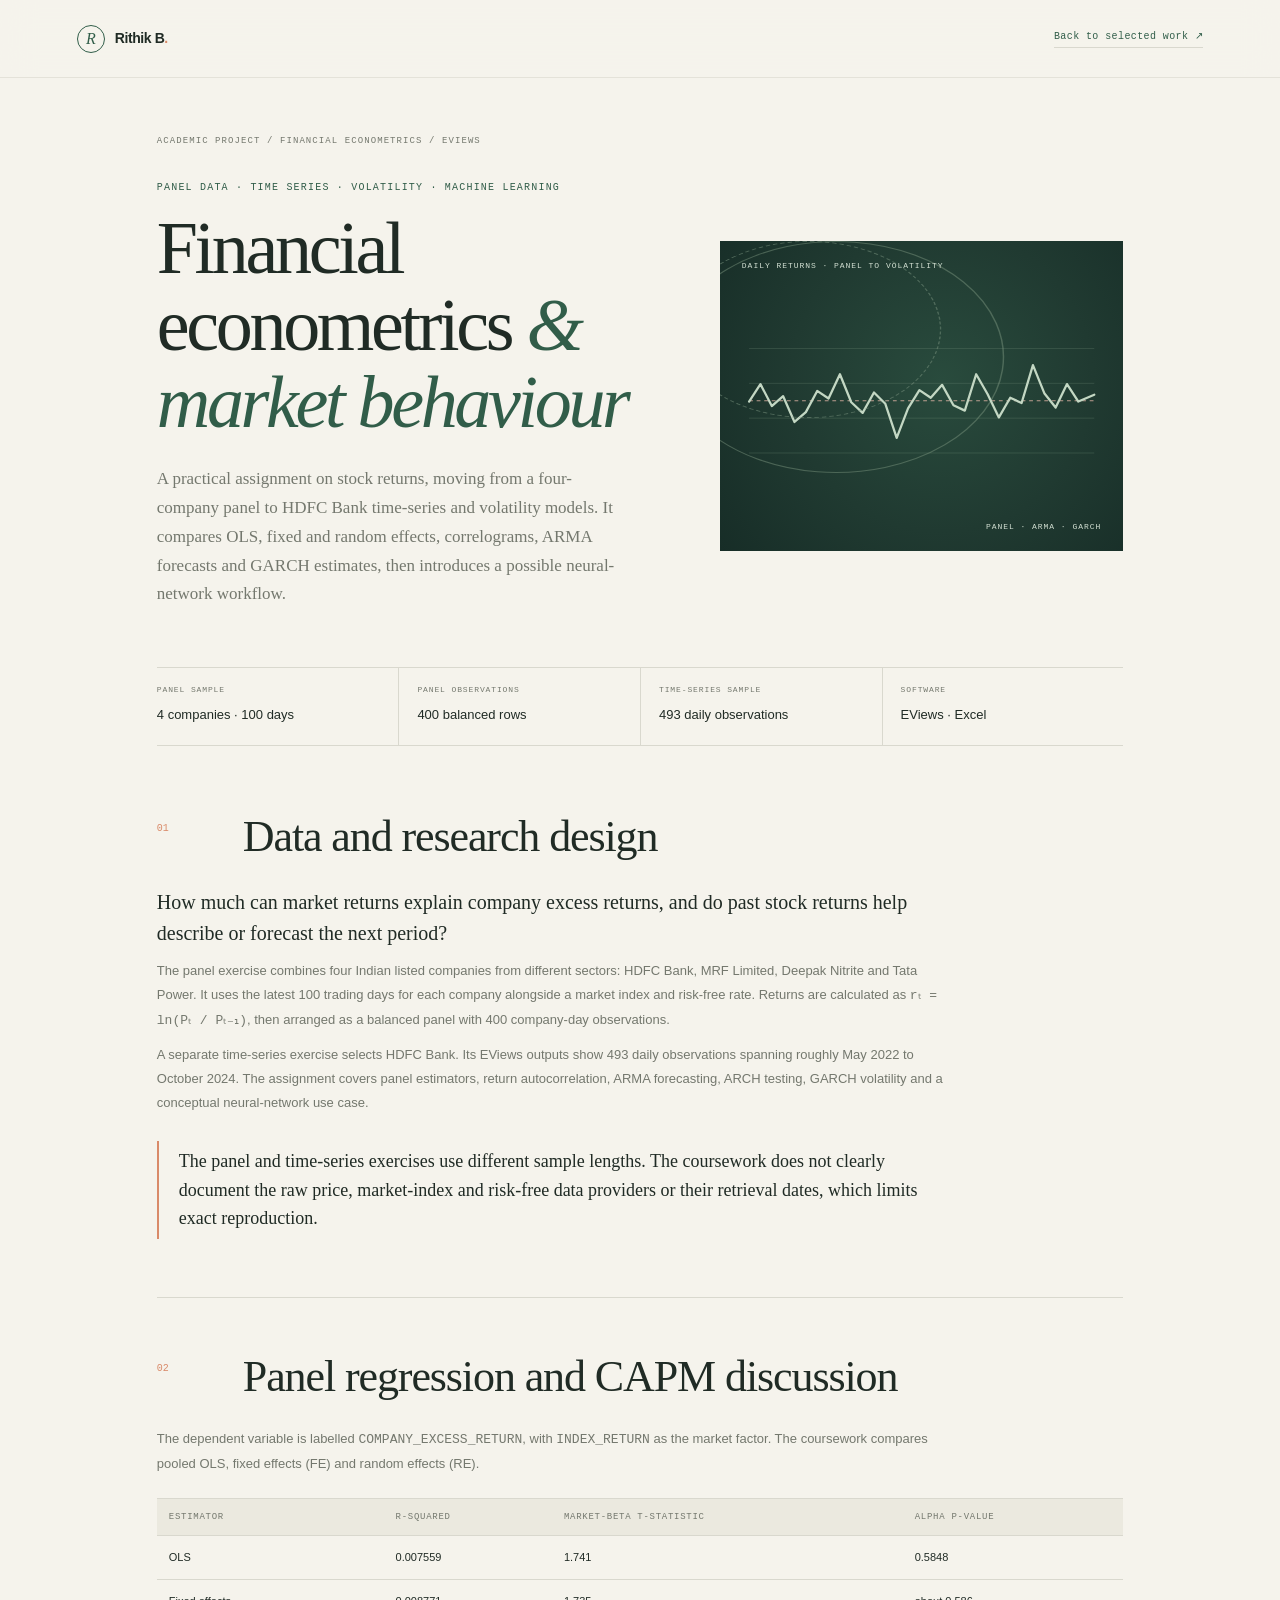
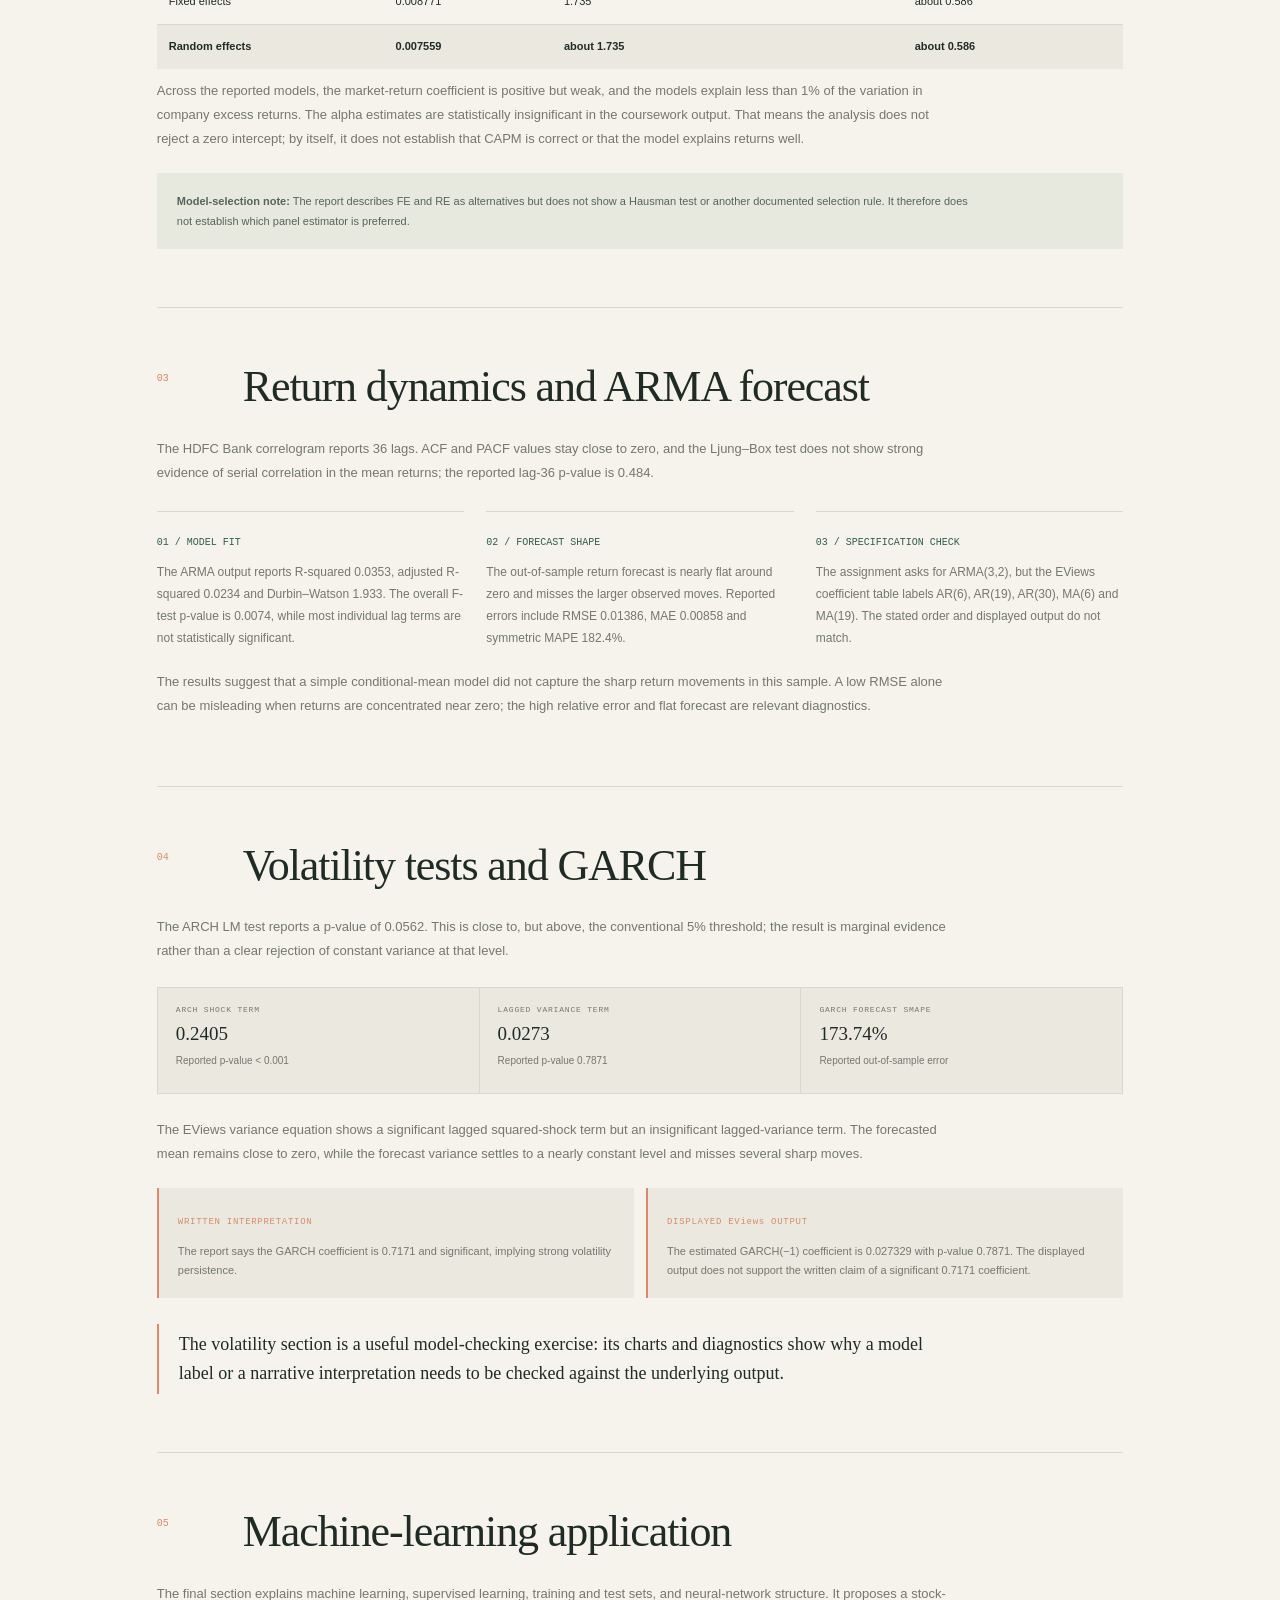
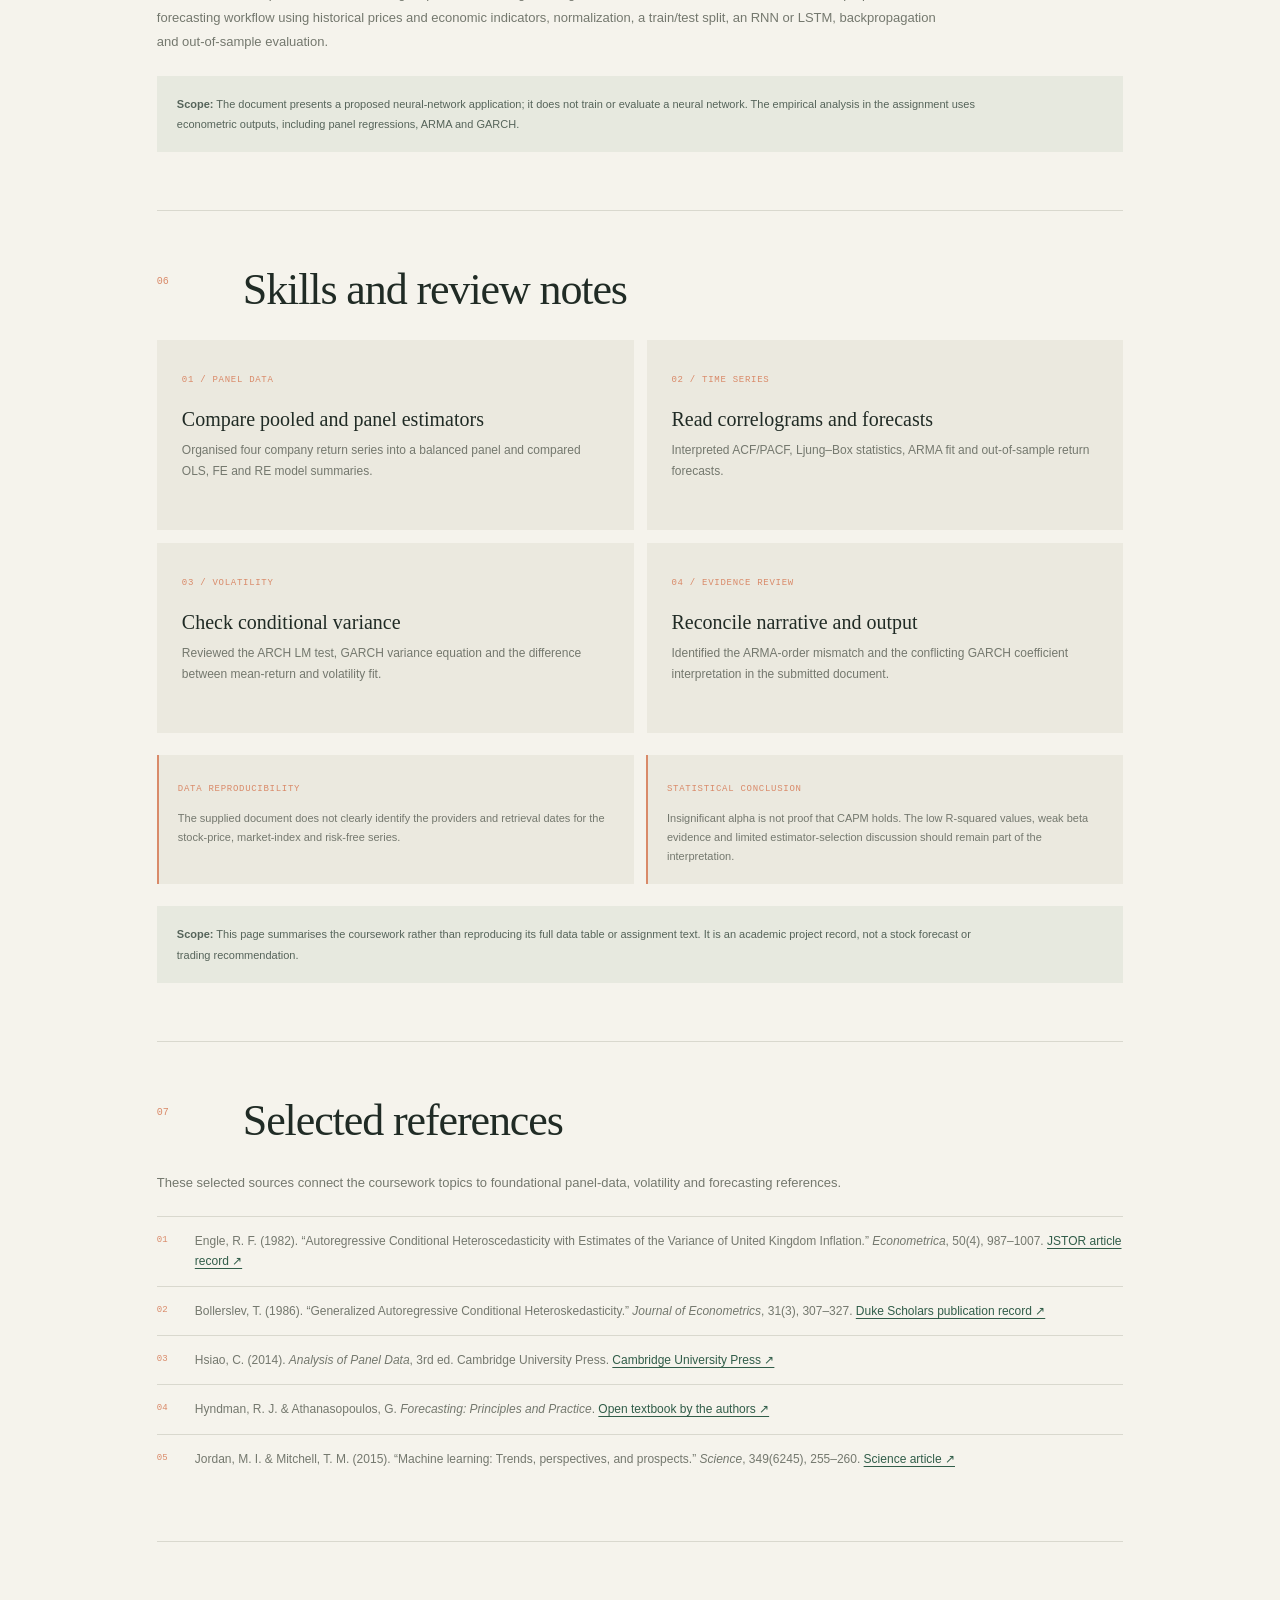
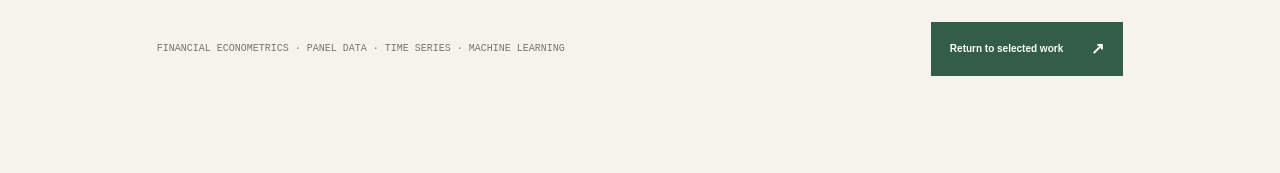
<file: projects/financial-time-series-ml/index.html>
<!doctype html>
<html lang="en">
  <head>
    <meta charset="utf-8" />
    <meta name="viewport" content="width=device-width, initial-scale=1" />
    <meta name="theme-color" content="#f5f3ec" />
    <meta name="description" content="Financial econometrics coursework applying panel regression, ARMA and GARCH models to stock returns, with a conceptual machine-learning section." />
    <title>Financial Econometrics &amp; Machine Learning — Rithik Besare</title>
    <link rel="stylesheet" href="../../styles.css" />
    <link rel="stylesheet" href="../../project-detail.css" />
    <link rel="stylesheet" href="financial-time-series-ml.css" />
    <script src="../../script.js" defer></script>
  </head>
  <body>
    <a class="skip-link" href="#main">Skip to content</a>
    <header class="site-header">
      <a class="wordmark" href="../../" aria-label="Rithik Besare home"><span class="wordmark-mark">R</span><span>Rithik B<span class="wordmark-dot">.</span></span></a>
      <a class="project-back" href="../../#work">Back to selected work <span aria-hidden="true">↗</span></a>
    </header>
    <main id="main" class="project-detail">
      <p class="detail-breadcrumb">Academic project / Financial econometrics / EViews</p>
      <section class="detail-hero" aria-labelledby="project-title">
        <div>
          <p class="detail-kicker">PANEL DATA · TIME SERIES · VOLATILITY · MACHINE LEARNING</p>
          <h1 id="project-title">Financial econometrics <em>&amp; market behaviour</em></h1>
          <p class="detail-lede">A practical assignment on stock returns, moving from a four-company panel to HDFC Bank time-series and volatility models. It compares OLS, fixed and random effects, correlograms, ARMA forecasts and GARCH estimates, then introduces a possible neural-network workflow.</p>
        </div>
        <div class="detail-cover analysis-cover" role="img" aria-label="Illustration of changing stock returns across panel, ARMA and GARCH methods">
          <span class="detail-cover-label top">DAILY RETURNS · PANEL TO VOLATILITY</span>
          <svg class="analysis-cover-chart" viewBox="0 0 480 220" role="img" aria-labelledby="chart-title chart-description">
            <title id="chart-title">Illustrative stock-return plot</title>
            <desc id="chart-description">A zero baseline and a return series with positive and negative shocks.</desc>
            <path class="chart-grid" d="M12 42H468 M12 88H468 M12 134H468 M12 180H468" />
            <path class="chart-zero" d="M12 111H468" />
            <polyline class="chart-line" points="12,112 27,89 42,118 57,105 72,139 87,126 102,98 117,108 132,76 147,113 162,127 177,100 192,115 207,160 222,121 237,97 252,107 267,90 282,117 297,124 312,76 327,102 342,133 357,107 372,114 387,64 402,101 417,120 432,89 447,112 468,103" />
          </svg>
          <span class="detail-cover-label bottom">PANEL · ARMA · GARCH</span>
        </div>
      </section>
      <div class="detail-facts" aria-label="Project details">
        <div class="detail-fact"><span>Panel sample</span><b>4 companies · 100 days</b></div>
        <div class="detail-fact"><span>Panel observations</span><b>400 balanced rows</b></div>
        <div class="detail-fact"><span>Time-series sample</span><b>493 daily observations</b></div>
        <div class="detail-fact"><span>Software</span><b>EViews · Excel</b></div>
      </div>

      <section class="detail-section">
        <div class="detail-section-heading"><span class="detail-section-number">01</span><h2>Data and research design</h2></div>
        <p class="detail-question">How much can market returns explain company excess returns, and do past stock returns help describe or forecast the next period?</p>
        <p>The panel exercise combines four Indian listed companies from different sectors: HDFC Bank, MRF Limited, Deepak Nitrite and Tata Power. It uses the latest 100 trading days for each company alongside a market index and risk-free rate. Returns are calculated as <code>rₜ = ln(Pₜ / Pₜ₋₁)</code>, then arranged as a balanced panel with 400 company-day observations.</p>
        <p>A separate time-series exercise selects HDFC Bank. Its EViews outputs show 493 daily observations spanning roughly May 2022 to October 2024. The assignment covers panel estimators, return autocorrelation, ARMA forecasting, ARCH testing, GARCH volatility and a conceptual neural-network use case.</p>
        <div class="detail-callout"><p>The panel and time-series exercises use different sample lengths. The coursework does not clearly document the raw price, market-index and risk-free data providers or their retrieval dates, which limits exact reproduction.</p></div>
      </section>

      <section class="detail-section">
        <div class="detail-section-heading"><span class="detail-section-number">02</span><h2>Panel regression and CAPM discussion</h2></div>
        <p>The dependent variable is labelled <code>COMPANY_EXCESS_RETURN</code>, with <code>INDEX_RETURN</code> as the market factor. The coursework compares pooled OLS, fixed effects (FE) and random effects (RE).</p>
        <div class="detail-table-wrap">
          <table class="detail-value-table">
            <thead><tr><th scope="col">Estimator</th><th scope="col">R-squared</th><th scope="col">Market-beta t-statistic</th><th scope="col">Alpha p-value</th></tr></thead>
            <tbody>
              <tr><td>OLS</td><td>0.007559</td><td>1.741</td><td>0.5848</td></tr>
              <tr><td>Fixed effects</td><td>0.008771</td><td>1.735</td><td>about 0.586</td></tr>
              <tr><td>Random effects</td><td>0.007559</td><td>about 1.735</td><td>about 0.586</td></tr>
            </tbody>
          </table>
        </div>
        <p>Across the reported models, the market-return coefficient is positive but weak, and the models explain less than 1% of the variation in company excess returns. The alpha estimates are statistically insignificant in the coursework output. That means the analysis does not reject a zero intercept; by itself, it does not establish that CAPM is correct or that the model explains returns well.</p>
        <div class="detail-note"><p><strong>Model-selection note:</strong> The report describes FE and RE as alternatives but does not show a Hausman test or another documented selection rule. It therefore does not establish which panel estimator is preferred.</p></div>
      </section>

      <section class="detail-section">
        <div class="detail-section-heading"><span class="detail-section-number">03</span><h2>Return dynamics and ARMA forecast</h2></div>
        <p>The HDFC Bank correlogram reports 36 lags. ACF and PACF values stay close to zero, and the Ljung–Box test does not show strong evidence of serial correlation in the mean returns; the reported lag-36 p-value is 0.484.</p>
        <div class="detail-takeaways">
          <article><b>01 / MODEL FIT</b><p>The ARMA output reports R-squared 0.0353, adjusted R-squared 0.0234 and Durbin–Watson 1.933. The overall F-test p-value is 0.0074, while most individual lag terms are not statistically significant.</p></article>
          <article><b>02 / FORECAST SHAPE</b><p>The out-of-sample return forecast is nearly flat around zero and misses the larger observed moves. Reported errors include RMSE 0.01386, MAE 0.00858 and symmetric MAPE 182.4%.</p></article>
          <article><b>03 / SPECIFICATION CHECK</b><p>The assignment asks for ARMA(3,2), but the EViews coefficient table labels AR(6), AR(19), AR(30), MA(6) and MA(19). The stated order and displayed output do not match.</p></article>
        </div>
        <p>The results suggest that a simple conditional-mean model did not capture the sharp return movements in this sample. A low RMSE alone can be misleading when returns are concentrated near zero; the high relative error and flat forecast are relevant diagnostics.</p>
      </section>

      <section class="detail-section">
        <div class="detail-section-heading"><span class="detail-section-number">04</span><h2>Volatility tests and GARCH</h2></div>
        <p>The ARCH LM test reports a p-value of 0.0562. This is close to, but above, the conventional 5% threshold; the result is marginal evidence rather than a clear rejection of constant variance at that level.</p>
        <div class="detail-assumption-grid" aria-label="Selected GARCH output">
          <div class="detail-assumption"><span>ARCH shock term</span><strong>0.2405</strong><small>Reported p-value &lt; 0.001</small></div>
          <div class="detail-assumption"><span>Lagged variance term</span><strong>0.0273</strong><small>Reported p-value 0.7871</small></div>
          <div class="detail-assumption"><span>GARCH forecast SMAPE</span><strong>173.74%</strong><small>Reported out-of-sample error</small></div>
        </div>
        <p>The EViews variance equation shows a significant lagged squared-shock term but an insignificant lagged-variance term. The forecasted mean remains close to zero, while the forecast variance settles to a nearly constant level and misses several sharp moves.</p>
        <div class="detail-validation-list">
          <article><span>WRITTEN INTERPRETATION</span><p>The report says the GARCH coefficient is 0.7171 and significant, implying strong volatility persistence.</p></article>
          <article><span>DISPLAYED EViews OUTPUT</span><p>The estimated GARCH(−1) coefficient is 0.027329 with p-value 0.7871. The displayed output does not support the written claim of a significant 0.7171 coefficient.</p></article>
        </div>
        <div class="detail-callout"><p>The volatility section is a useful model-checking exercise: its charts and diagnostics show why a model label or a narrative interpretation needs to be checked against the underlying output.</p></div>
      </section>

      <section class="detail-section">
        <div class="detail-section-heading"><span class="detail-section-number">05</span><h2>Machine-learning application</h2></div>
        <p>The final section explains machine learning, supervised learning, training and test sets, and neural-network structure. It proposes a stock-forecasting workflow using historical prices and economic indicators, normalization, a train/test split, an RNN or LSTM, backpropagation and out-of-sample evaluation.</p>
        <div class="detail-note"><p><strong>Scope:</strong> The document presents a proposed neural-network application; it does not train or evaluate a neural network. The empirical analysis in the assignment uses econometric outputs, including panel regressions, ARMA and GARCH.</p></div>
      </section>

      <section class="detail-section">
        <div class="detail-section-heading"><span class="detail-section-number">06</span><h2>Skills and review notes</h2></div>
        <div class="detail-theme-grid">
          <article class="detail-theme"><span class="theme-index">01 / PANEL DATA</span><h3>Compare pooled and panel estimators</h3><p>Organised four company return series into a balanced panel and compared OLS, FE and RE model summaries.</p></article>
          <article class="detail-theme"><span class="theme-index">02 / TIME SERIES</span><h3>Read correlograms and forecasts</h3><p>Interpreted ACF/PACF, Ljung–Box statistics, ARMA fit and out-of-sample return forecasts.</p></article>
          <article class="detail-theme"><span class="theme-index">03 / VOLATILITY</span><h3>Check conditional variance</h3><p>Reviewed the ARCH LM test, GARCH variance equation and the difference between mean-return and volatility fit.</p></article>
          <article class="detail-theme"><span class="theme-index">04 / EVIDENCE REVIEW</span><h3>Reconcile narrative and output</h3><p>Identified the ARMA-order mismatch and the conflicting GARCH coefficient interpretation in the submitted document.</p></article>
        </div>
        <div class="detail-validation-list">
          <article><span>DATA REPRODUCIBILITY</span><p>The supplied document does not clearly identify the providers and retrieval dates for the stock-price, market-index and risk-free series.</p></article>
          <article><span>STATISTICAL CONCLUSION</span><p>Insignificant alpha is not proof that CAPM holds. The low R-squared values, weak beta evidence and limited estimator-selection discussion should remain part of the interpretation.</p></article>
        </div>
        <div class="detail-note"><p><strong>Scope:</strong> This page summarises the coursework rather than reproducing its full data table or assignment text. It is an academic project record, not a stock forecast or trading recommendation.</p></div>
      </section>

      <section class="detail-section">
        <div class="detail-section-heading"><span class="detail-section-number">07</span><h2>Selected references</h2></div>
        <p>These selected sources connect the coursework topics to foundational panel-data, volatility and forecasting references.</p>
        <ol class="detail-references">
          <li><span>Engle, R. F. (1982). “Autoregressive Conditional Heteroscedasticity with Estimates of the Variance of United Kingdom Inflation.” <em>Econometrica</em>, 50(4), 987–1007. <a href="https://www.jstor.org/stable/1912773" target="_blank" rel="noreferrer">JSTOR article record ↗</a></span></li>
          <li><span>Bollerslev, T. (1986). “Generalized Autoregressive Conditional Heteroskedasticity.” <em>Journal of Econometrics</em>, 31(3), 307–327. <a href="https://scholars.duke.edu/publication/1227936" target="_blank" rel="noreferrer">Duke Scholars publication record ↗</a></span></li>
          <li><span>Hsiao, C. (2014). <em>Analysis of Panel Data</em>, 3rd ed. Cambridge University Press. <a href="https://www.cambridge.org/core/books/analysis-of-panel-data/A774C63FF969DA1944A3F91501702C65" target="_blank" rel="noreferrer">Cambridge University Press ↗</a></span></li>
          <li><span>Hyndman, R. J. &amp; Athanasopoulos, G. <em>Forecasting: Principles and Practice</em>. <a href="https://otexts.com/fpp3/" target="_blank" rel="noreferrer">Open textbook by the authors ↗</a></span></li>
          <li><span>Jordan, M. I. &amp; Mitchell, T. M. (2015). “Machine learning: Trends, perspectives, and prospects.” <em>Science</em>, 349(6245), 255–260. <a href="https://www.science.org/doi/10.1126/science.aaa8415" target="_blank" rel="noreferrer">Science article ↗</a></span></li>
        </ol>
      </section>
      <footer class="detail-footer"><p>FINANCIAL ECONOMETRICS · PANEL DATA · TIME SERIES · MACHINE LEARNING</p><a class="button button-dark" href="../../#work">Return to selected work <span aria-hidden="true">↗</span></a></footer>
    </main>
  </body>
</html>
</file>
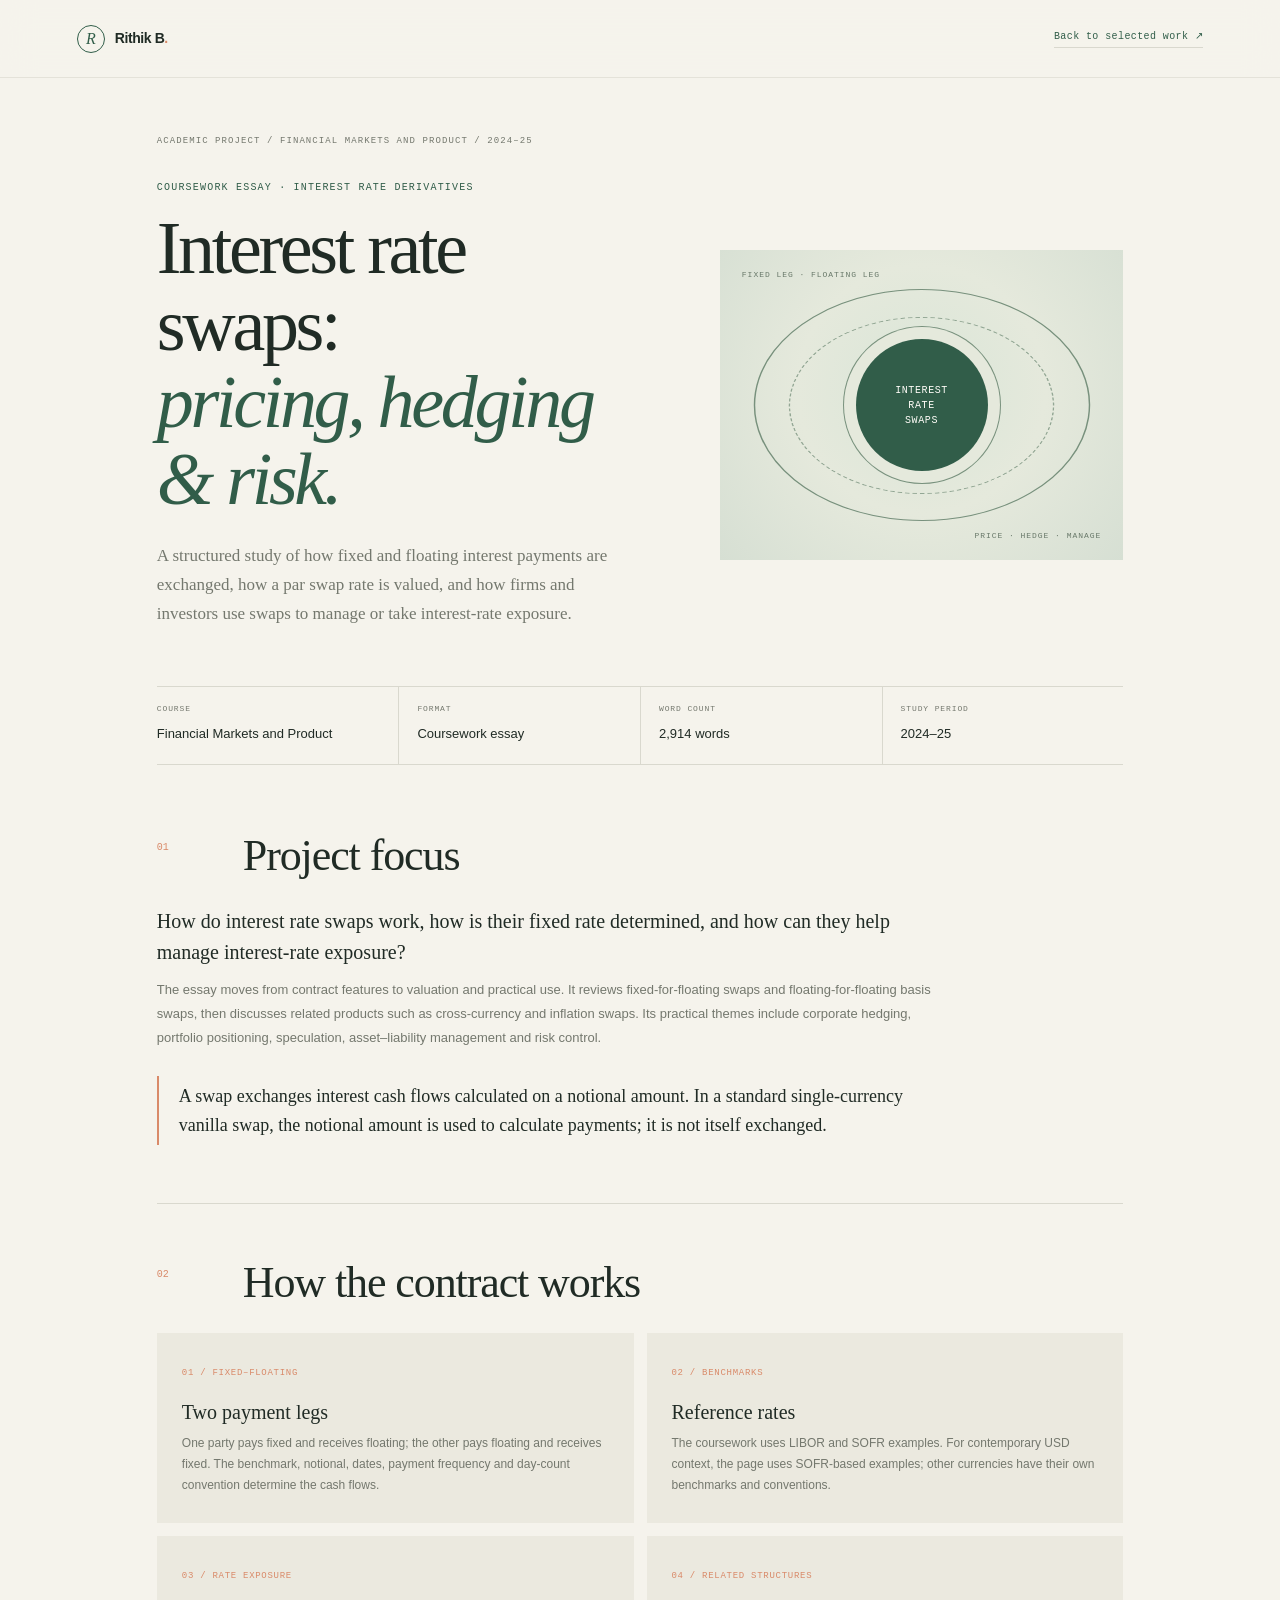
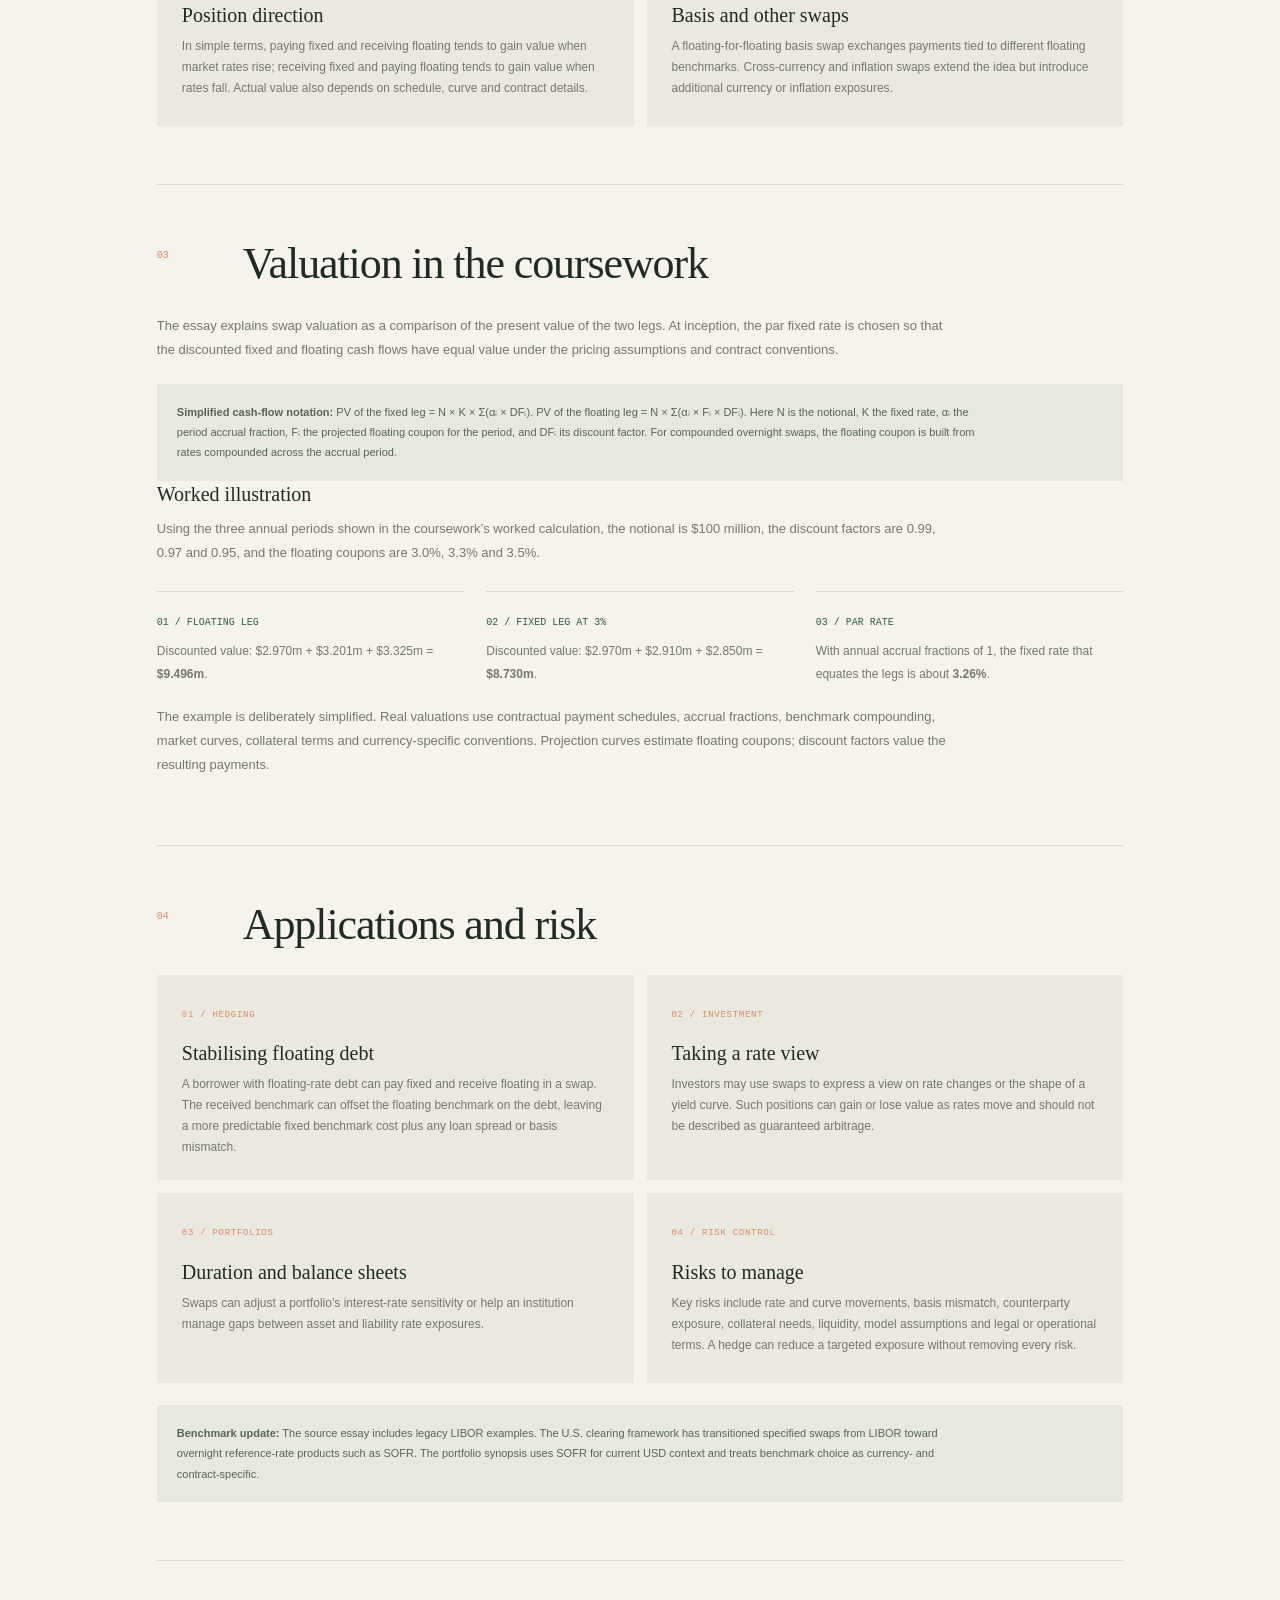
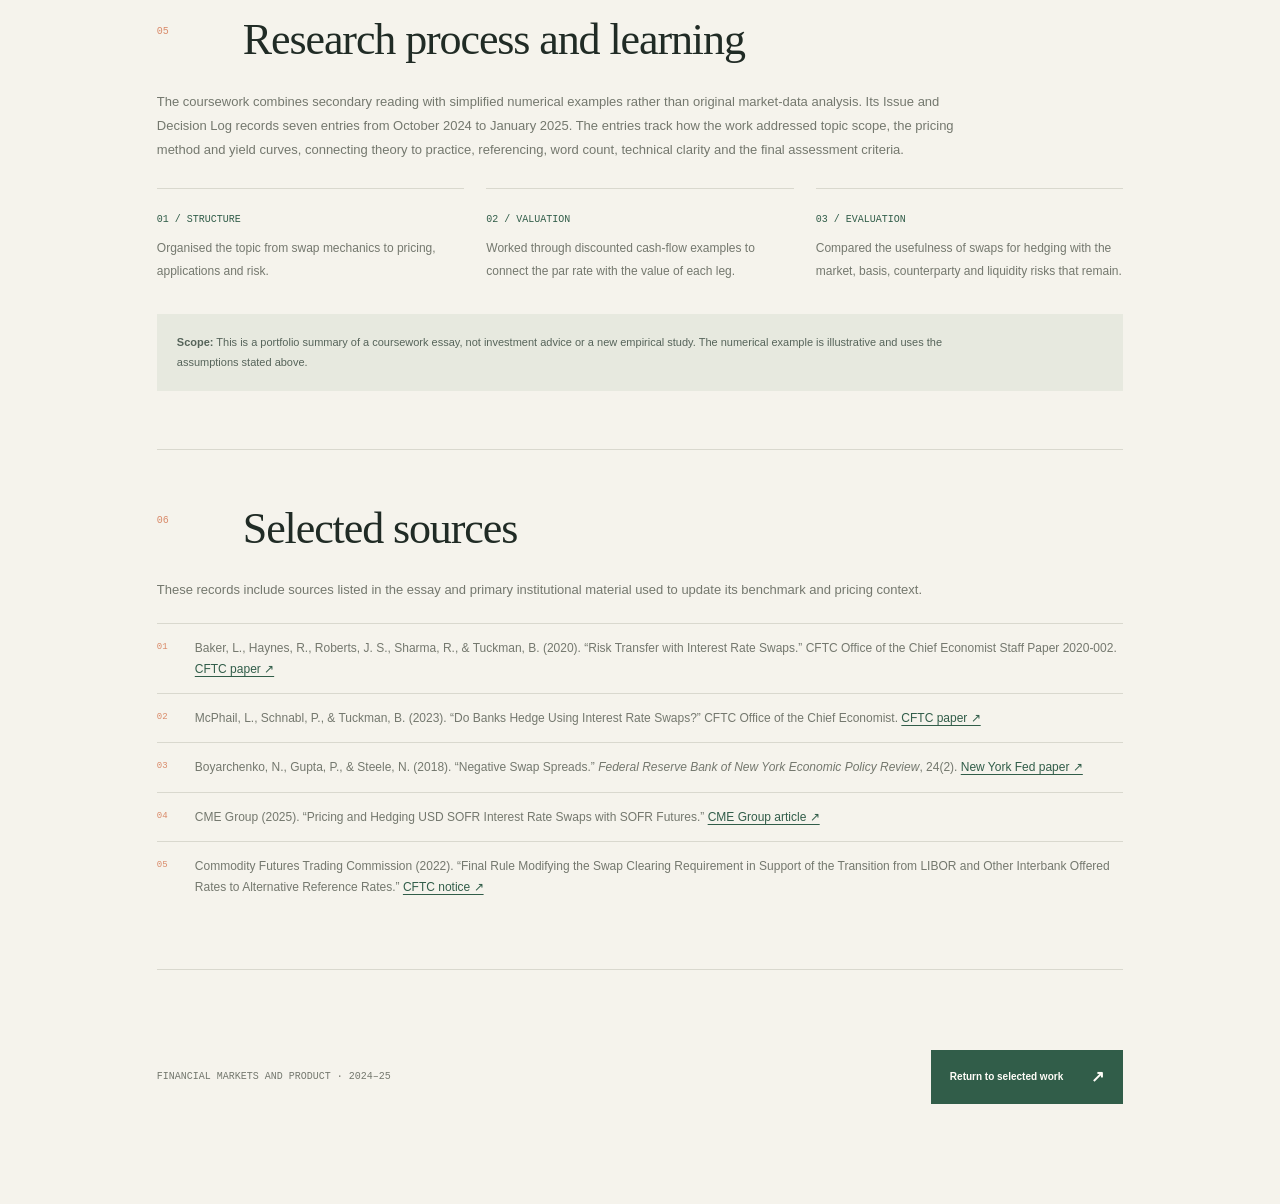
<file: projects/interest-rate-swaps/index.html>
<!doctype html>
<html lang="en">
  <head>
    <meta charset="utf-8" />
    <meta name="viewport" content="width=device-width, initial-scale=1" />
    <meta name="theme-color" content="#f5f3ec" />
    <meta name="description" content="A coursework project on interest rate swap structure, present-value pricing, hedging and risk by Rithik Besare." />
    <title>Interest Rate Swaps — Rithik Besare</title>
    <link rel="stylesheet" href="../../styles.css" />
    <link rel="stylesheet" href="../../project-detail.css" />
  </head>
  <body>
    <a class="skip-link" href="#main">Skip to content</a>
    <header class="site-header">
      <a class="wordmark" href="../../" aria-label="Rithik Besare home"><span class="wordmark-mark">R</span><span>Rithik B<span class="wordmark-dot">.</span></span></a>
      <a class="project-back" href="../../#work">Back to selected work <span aria-hidden="true">↗</span></a>
    </header>
    <main id="main" class="project-detail">
      <p class="detail-breadcrumb">Academic project / Financial Markets and Product / 2024–25</p>
      <section class="detail-hero" aria-labelledby="project-title">
        <div>
          <p class="detail-kicker">COURSEWORK ESSAY · INTEREST RATE DERIVATIVES</p>
          <h1 id="project-title">Interest rate swaps:<br /><em>pricing, hedging &amp; risk.</em></h1>
          <p class="detail-lede">A structured study of how fixed and floating interest payments are exchanged, how a par swap rate is valued, and how firms and investors use swaps to manage or take interest-rate exposure.</p>
        </div>
        <div class="detail-cover" role="img" aria-label="Diagram showing fixed and floating payment legs of an interest rate swap">
          <span class="detail-cover-label top">FIXED LEG · FLOATING LEG</span>
          <span class="detail-cover-core">INTEREST<br />RATE<br />SWAPS</span>
          <span class="detail-cover-label bottom">PRICE · HEDGE · MANAGE</span>
        </div>
      </section>
      <div class="detail-facts" aria-label="Project details">
        <div class="detail-fact"><span>Course</span><b>Financial Markets and Product</b></div>
        <div class="detail-fact"><span>Format</span><b>Coursework essay</b></div>
        <div class="detail-fact"><span>Word count</span><b>2,914 words</b></div>
        <div class="detail-fact"><span>Study period</span><b>2024–25</b></div>
      </div>
      <section class="detail-section">
        <div class="detail-section-heading"><span class="detail-section-number">01</span><h2>Project focus</h2></div>
        <p class="detail-question">How do interest rate swaps work, how is their fixed rate determined, and how can they help manage interest-rate exposure?</p>
        <p>The essay moves from contract features to valuation and practical use. It reviews fixed-for-floating swaps and floating-for-floating basis swaps, then discusses related products such as cross-currency and inflation swaps. Its practical themes include corporate hedging, portfolio positioning, speculation, asset–liability management and risk control.</p>
        <div class="detail-callout"><p>A swap exchanges interest cash flows calculated on a notional amount. In a standard single-currency vanilla swap, the notional amount is used to calculate payments; it is not itself exchanged.</p></div>
      </section>
      <section class="detail-section">
        <div class="detail-section-heading"><span class="detail-section-number">02</span><h2>How the contract works</h2></div>
        <div class="detail-theme-grid">
          <article class="detail-theme"><span class="theme-index">01 / FIXED–FLOATING</span><h3>Two payment legs</h3><p>One party pays fixed and receives floating; the other pays floating and receives fixed. The benchmark, notional, dates, payment frequency and day-count convention determine the cash flows.</p></article>
          <article class="detail-theme"><span class="theme-index">02 / BENCHMARKS</span><h3>Reference rates</h3><p>The coursework uses LIBOR and SOFR examples. For contemporary USD context, the page uses SOFR-based examples; other currencies have their own benchmarks and conventions.</p></article>
          <article class="detail-theme"><span class="theme-index">03 / RATE EXPOSURE</span><h3>Position direction</h3><p>In simple terms, paying fixed and receiving floating tends to gain value when market rates rise; receiving fixed and paying floating tends to gain value when rates fall. Actual value also depends on schedule, curve and contract details.</p></article>
          <article class="detail-theme"><span class="theme-index">04 / RELATED STRUCTURES</span><h3>Basis and other swaps</h3><p>A floating-for-floating basis swap exchanges payments tied to different floating benchmarks. Cross-currency and inflation swaps extend the idea but introduce additional currency or inflation exposures.</p></article>
        </div>
      </section>
      <section class="detail-section">
        <div class="detail-section-heading"><span class="detail-section-number">03</span><h2>Valuation in the coursework</h2></div>
        <p>The essay explains swap valuation as a comparison of the present value of the two legs. At inception, the par fixed rate is chosen so that the discounted fixed and floating cash flows have equal value under the pricing assumptions and contract conventions.</p>
        <div class="detail-note"><p><strong>Simplified cash-flow notation:</strong> PV of the fixed leg = N × K × Σ(αᵢ × DFᵢ). PV of the floating leg = N × Σ(αᵢ × Fᵢ × DFᵢ). Here N is the notional, K the fixed rate, αᵢ the period accrual fraction, Fᵢ the projected floating coupon for the period, and DFᵢ its discount factor. For compounded overnight swaps, the floating coupon is built from rates compounded across the accrual period.</p></div>
        <h3>Worked illustration</h3>
        <p>Using the three annual periods shown in the coursework’s worked calculation, the notional is $100 million, the discount factors are 0.99, 0.97 and 0.95, and the floating coupons are 3.0%, 3.3% and 3.5%.</p>
        <div class="detail-takeaways">
          <article><b>01 / FLOATING LEG</b><p>Discounted value: $2.970m + $3.201m + $3.325m = <strong>$9.496m</strong>.</p></article>
          <article><b>02 / FIXED LEG AT 3%</b><p>Discounted value: $2.970m + $2.910m + $2.850m = <strong>$8.730m</strong>.</p></article>
          <article><b>03 / PAR RATE</b><p>With annual accrual fractions of 1, the fixed rate that equates the legs is about <strong>3.26%</strong>.</p></article>
        </div>
        <p>The example is deliberately simplified. Real valuations use contractual payment schedules, accrual fractions, benchmark compounding, market curves, collateral terms and currency-specific conventions. Projection curves estimate floating coupons; discount factors value the resulting payments.</p>
      </section>
      <section class="detail-section">
        <div class="detail-section-heading"><span class="detail-section-number">04</span><h2>Applications and risk</h2></div>
        <div class="detail-theme-grid">
          <article class="detail-theme"><span class="theme-index">01 / HEDGING</span><h3>Stabilising floating debt</h3><p>A borrower with floating-rate debt can pay fixed and receive floating in a swap. The received benchmark can offset the floating benchmark on the debt, leaving a more predictable fixed benchmark cost plus any loan spread or basis mismatch.</p></article>
          <article class="detail-theme"><span class="theme-index">02 / INVESTMENT</span><h3>Taking a rate view</h3><p>Investors may use swaps to express a view on rate changes or the shape of a yield curve. Such positions can gain or lose value as rates move and should not be described as guaranteed arbitrage.</p></article>
          <article class="detail-theme"><span class="theme-index">03 / PORTFOLIOS</span><h3>Duration and balance sheets</h3><p>Swaps can adjust a portfolio’s interest-rate sensitivity or help an institution manage gaps between asset and liability rate exposures.</p></article>
          <article class="detail-theme"><span class="theme-index">04 / RISK CONTROL</span><h3>Risks to manage</h3><p>Key risks include rate and curve movements, basis mismatch, counterparty exposure, collateral needs, liquidity, model assumptions and legal or operational terms. A hedge can reduce a targeted exposure without removing every risk.</p></article>
        </div>
        <div class="detail-note"><p><strong>Benchmark update:</strong> The source essay includes legacy LIBOR examples. The U.S. clearing framework has transitioned specified swaps from LIBOR toward overnight reference-rate products such as SOFR. The portfolio synopsis uses SOFR for current USD context and treats benchmark choice as currency- and contract-specific.</p></div>
      </section>
      <section class="detail-section">
        <div class="detail-section-heading"><span class="detail-section-number">05</span><h2>Research process and learning</h2></div>
        <p>The coursework combines secondary reading with simplified numerical examples rather than original market-data analysis. Its Issue and Decision Log records seven entries from October 2024 to January 2025. The entries track how the work addressed topic scope, the pricing method and yield curves, connecting theory to practice, referencing, word count, technical clarity and the final assessment criteria.</p>
        <div class="detail-takeaways">
          <article><b>01 / STRUCTURE</b><p>Organised the topic from swap mechanics to pricing, applications and risk.</p></article>
          <article><b>02 / VALUATION</b><p>Worked through discounted cash-flow examples to connect the par rate with the value of each leg.</p></article>
          <article><b>03 / EVALUATION</b><p>Compared the usefulness of swaps for hedging with the market, basis, counterparty and liquidity risks that remain.</p></article>
        </div>
        <div class="detail-note"><p><strong>Scope:</strong> This is a portfolio summary of a coursework essay, not investment advice or a new empirical study. The numerical example is illustrative and uses the assumptions stated above.</p></div>
      </section>
      <section class="detail-section">
        <div class="detail-section-heading"><span class="detail-section-number">06</span><h2>Selected sources</h2></div>
        <p>These records include sources listed in the essay and primary institutional material used to update its benchmark and pricing context.</p>
        <ol class="detail-references">
          <li><span>Baker, L., Haynes, R., Roberts, J. S., Sharma, R., &amp; Tuckman, B. (2020). “Risk Transfer with Interest Rate Swaps.” CFTC Office of the Chief Economist Staff Paper 2020-002. <a href="https://www.cftc.gov/sites/default/files/2020-06/Risk%20Transfer%20Using%20Interest%20Rate%20Swaps%20March%202020_ada.pdf" target="_blank" rel="noreferrer">CFTC paper ↗</a></span></li>
          <li><span>McPhail, L., Schnabl, P., &amp; Tuckman, B. (2023). “Do Banks Hedge Using Interest Rate Swaps?” CFTC Office of the Chief Economist. <a href="https://www.cftc.gov/sites/default/files/2023-04/Banks_and_Derivatives_04102023_ada.pdf" target="_blank" rel="noreferrer">CFTC paper ↗</a></span></li>
          <li><span>Boyarchenko, N., Gupta, P., &amp; Steele, N. (2018). “Negative Swap Spreads.” <em>Federal Reserve Bank of New York Economic Policy Review</em>, 24(2). <a href="https://www.newyorkfed.org/medialibrary/media/research/epr/2018/epr_2018_negative-swap-spreads_boyarchenko.pdf" target="_blank" rel="noreferrer">New York Fed paper ↗</a></span></li>
          <li><span>CME Group (2025). “Pricing and Hedging USD SOFR Interest Rate Swaps with SOFR Futures.” <a href="https://www.cmegroup.com/articles/2025/price-and-hedging-usd-sofr-interest-swaps-with-sofr-futures.html" target="_blank" rel="noreferrer">CME Group article ↗</a></span></li>
          <li><span>Commodity Futures Trading Commission (2022). “Final Rule Modifying the Swap Clearing Requirement in Support of the Transition from LIBOR and Other Interbank Offered Rates to Alternative Reference Rates.” <a href="https://www.cftc.gov/PressRoom/PressReleases/8573-22" target="_blank" rel="noreferrer">CFTC notice ↗</a></span></li>
        </ol>
      </section>
      <footer class="detail-footer"><p>FINANCIAL MARKETS AND PRODUCT · 2024–25</p><a class="button button-dark" href="../../#work">Return to selected work <span aria-hidden="true">↗</span></a></footer>
    </main>
  </body>
</html>
</file>
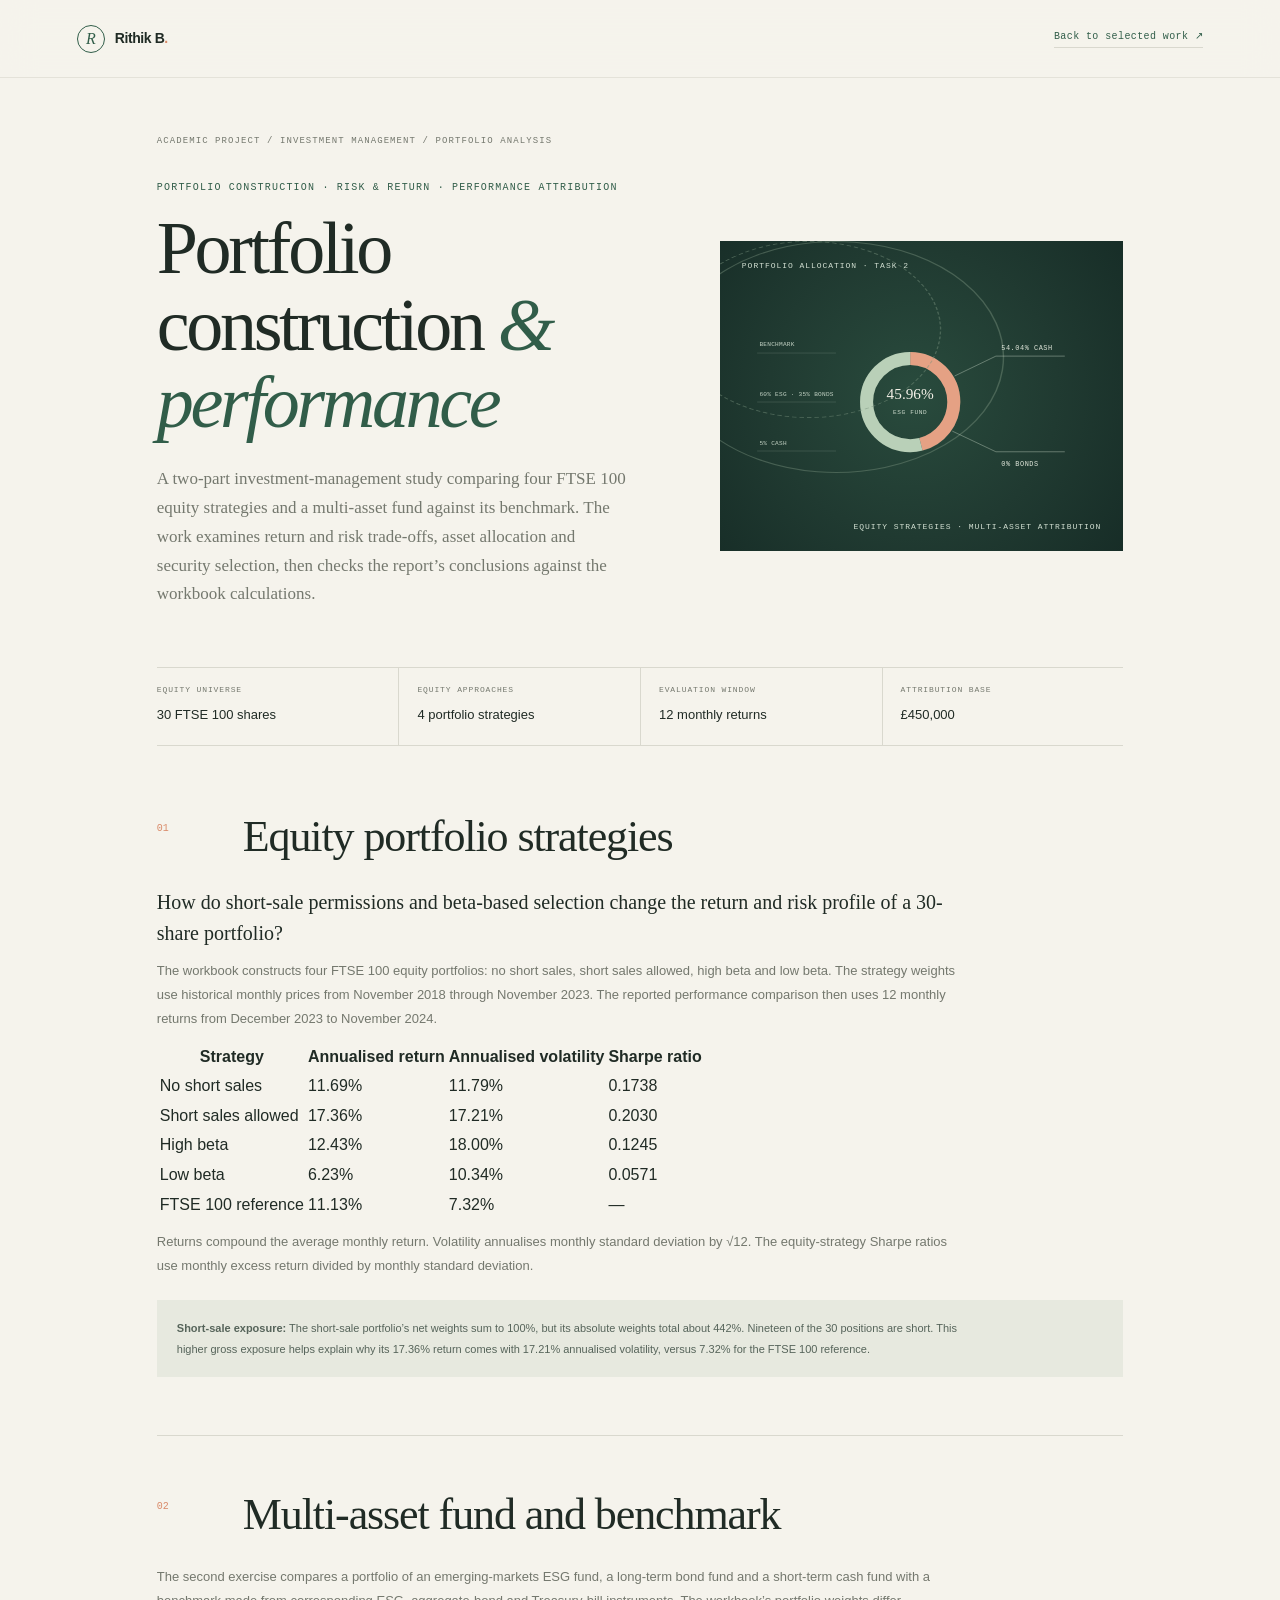
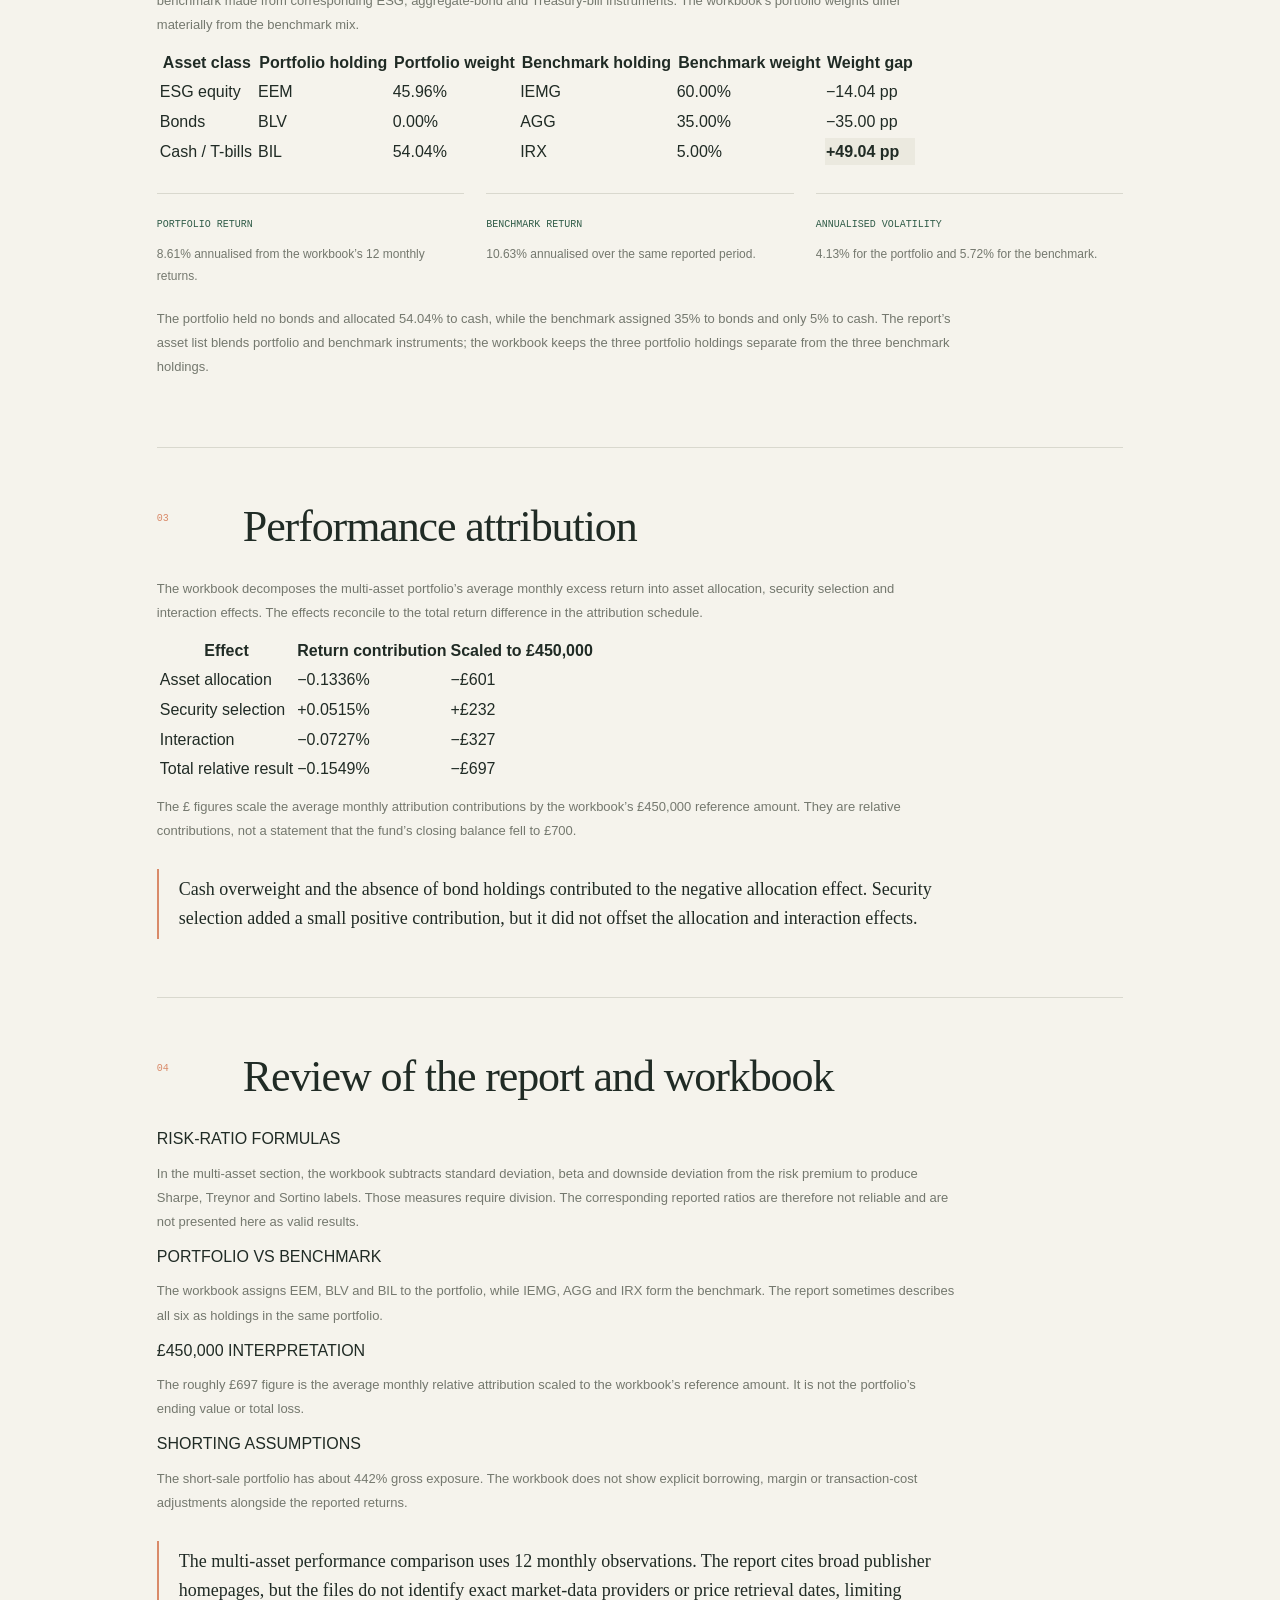
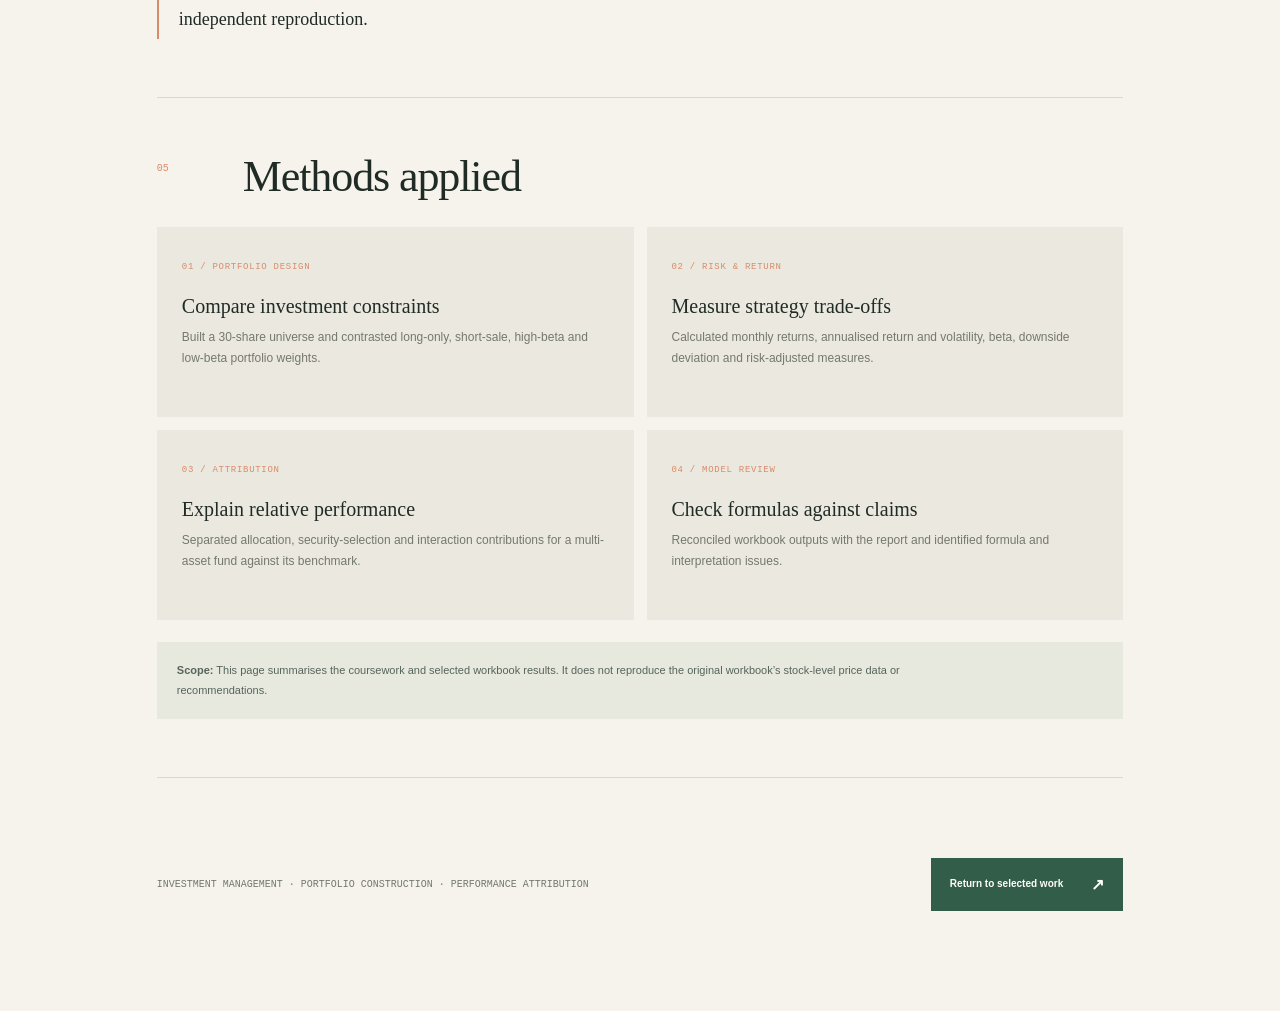
<file: projects/investment-management/index.html>
<!doctype html>
<html lang="en">
  <head>
    <meta charset="utf-8" />
    <meta name="viewport" content="width=device-width, initial-scale=1" />
    <meta name="theme-color" content="#f5f3ec" />
    <meta name="description" content="Investment management coursework comparing FTSE 100 equity strategies, multi-asset fund performance and portfolio attribution." />
    <title>Portfolio Construction &amp; Attribution — Rithik Besare</title>
    <link rel="stylesheet" href="../../styles.css" />
    <link rel="stylesheet" href="../../project-detail.css" />
    <link rel="stylesheet" href="investment-management.css" />
    <script src="../../script.js" defer></script>
  </head>
  <body>
    <a class="skip-link" href="#main">Skip to content</a>
    <header class="site-header">
      <a class="wordmark" href="../../" aria-label="Rithik Besare home"><span class="wordmark-mark">R</span><span>Rithik B<span class="wordmark-dot">.</span></span></a>
      <a class="project-back" href="../../#work">Back to selected work <span aria-hidden="true">↗</span></a>
    </header>
    <main id="main" class="project-detail">
      <p class="detail-breadcrumb">Academic project / Investment management / Portfolio analysis</p>
      <section class="detail-hero" aria-labelledby="project-title">
        <div>
          <p class="detail-kicker">PORTFOLIO CONSTRUCTION · RISK &amp; RETURN · PERFORMANCE ATTRIBUTION</p>
          <h1 id="project-title">Portfolio construction <em>&amp; performance</em></h1>
          <p class="detail-lede">A two-part investment-management study comparing four FTSE 100 equity strategies and a multi-asset fund against its benchmark. The work examines return and risk trade-offs, asset allocation and security selection, then checks the report’s conclusions against the workbook calculations.</p>
        </div>
        <div class="detail-cover investment-cover" role="img" aria-label="Illustrative allocation chart showing an ESG and cash portfolio compared with its benchmark">
          <span class="detail-cover-label top">PORTFOLIO ALLOCATION · TASK 2</span>
          <svg class="investment-chart" viewBox="0 0 480 220" role="img" aria-labelledby="allocation-title allocation-description">
            <title id="allocation-title">Portfolio weight illustration</title>
            <desc id="allocation-description">The portfolio holds about 46 percent in an ESG fund and 54 percent in cash, with no bond allocation.</desc>
            <circle class="allocation-track" cx="225" cy="112" r="57" />
            <circle class="allocation-esg" cx="225" cy="112" r="57" />
            <circle class="allocation-cash" cx="225" cy="112" r="57" />
            <text class="allocation-center-top" x="225" y="108" text-anchor="middle">45.96%</text>
            <text class="allocation-center-bottom" x="225" y="128" text-anchor="middle">ESG FUND</text>
            <path class="allocation-guide" d="M283 78L337 52H427M280 150L337 177H427" />
            <text class="allocation-side-label" x="344" y="44">54.04% CASH</text>
            <text class="allocation-side-label" x="344" y="196">0% BONDS</text>
            <path class="allocation-grid" d="M25 48H128M25 112H128M25 176H128" />
            <text class="allocation-side-note" x="28" y="39">BENCHMARK</text>
            <text class="allocation-side-note" x="28" y="104">60% ESG · 35% BONDS</text>
            <text class="allocation-side-note" x="28" y="168">5% CASH</text>
          </svg>
          <span class="detail-cover-label bottom">EQUITY STRATEGIES · MULTI-ASSET ATTRIBUTION</span>
        </div>
      </section>
      <div class="detail-facts" aria-label="Project details">
        <div class="detail-fact"><span>Equity universe</span><b>30 FTSE 100 shares</b></div>
        <div class="detail-fact"><span>Equity approaches</span><b>4 portfolio strategies</b></div>
        <div class="detail-fact"><span>Evaluation window</span><b>12 monthly returns</b></div>
        <div class="detail-fact"><span>Attribution base</span><b>£450,000</b></div>
      </div>

      <section class="detail-section">
        <div class="detail-section-heading"><span class="detail-section-number">01</span><h2>Equity portfolio strategies</h2></div>
        <p class="detail-question">How do short-sale permissions and beta-based selection change the return and risk profile of a 30-share portfolio?</p>
        <p>The workbook constructs four FTSE 100 equity portfolios: no short sales, short sales allowed, high beta and low beta. The strategy weights use historical monthly prices from November 2018 through November 2023. The reported performance comparison then uses 12 monthly returns from December 2023 to November 2024.</p>
        <div class="detail-table-wrap">
          <table class="detail-value-table">
            <thead><tr><th scope="col">Strategy</th><th scope="col">Annualised return</th><th scope="col">Annualised volatility</th><th scope="col">Sharpe ratio</th></tr></thead>
            <tbody>
              <tr><td>No short sales</td><td>11.69%</td><td>11.79%</td><td>0.1738</td></tr>
              <tr><td>Short sales allowed</td><td>17.36%</td><td>17.21%</td><td>0.2030</td></tr>
              <tr><td>High beta</td><td>12.43%</td><td>18.00%</td><td>0.1245</td></tr>
              <tr><td>Low beta</td><td>6.23%</td><td>10.34%</td><td>0.0571</td></tr>
              <tr><td>FTSE 100 reference</td><td>11.13%</td><td>7.32%</td><td>—</td></tr>
            </tbody>
          </table>
        </div>
        <p class="detail-caption">Returns compound the average monthly return. Volatility annualises monthly standard deviation by √12. The equity-strategy Sharpe ratios use monthly excess return divided by monthly standard deviation.</p>
        <div class="detail-note"><p><strong>Short-sale exposure:</strong> The short-sale portfolio’s net weights sum to 100%, but its absolute weights total about 442%. Nineteen of the 30 positions are short. This higher gross exposure helps explain why its 17.36% return comes with 17.21% annualised volatility, versus 7.32% for the FTSE 100 reference.</p></div>
      </section>

      <section class="detail-section">
        <div class="detail-section-heading"><span class="detail-section-number">02</span><h2>Multi-asset fund and benchmark</h2></div>
        <p>The second exercise compares a portfolio of an emerging-markets ESG fund, a long-term bond fund and a short-term cash fund with a benchmark made from corresponding ESG, aggregate-bond and Treasury-bill instruments. The workbook’s portfolio weights differ materially from the benchmark mix.</p>
        <div class="detail-table-wrap">
          <table class="detail-value-table allocation-table">
            <thead><tr><th scope="col">Asset class</th><th scope="col">Portfolio holding</th><th scope="col">Portfolio weight</th><th scope="col">Benchmark holding</th><th scope="col">Benchmark weight</th><th scope="col">Weight gap</th></tr></thead>
            <tbody>
              <tr><td>ESG equity</td><td>EEM</td><td>45.96%</td><td>IEMG</td><td>60.00%</td><td>−14.04 pp</td></tr>
              <tr><td>Bonds</td><td>BLV</td><td>0.00%</td><td>AGG</td><td>35.00%</td><td>−35.00 pp</td></tr>
              <tr><td>Cash / T-bills</td><td>BIL</td><td>54.04%</td><td>IRX</td><td>5.00%</td><td>+49.04 pp</td></tr>
            </tbody>
          </table>
        </div>
        <div class="detail-takeaways">
          <article><b>PORTFOLIO RETURN</b><p>8.61% annualised from the workbook’s 12 monthly returns.</p></article>
          <article><b>BENCHMARK RETURN</b><p>10.63% annualised over the same reported period.</p></article>
          <article><b>ANNUALISED VOLATILITY</b><p>4.13% for the portfolio and 5.72% for the benchmark.</p></article>
        </div>
        <p>The portfolio held no bonds and allocated 54.04% to cash, while the benchmark assigned 35% to bonds and only 5% to cash. The report’s asset list blends portfolio and benchmark instruments; the workbook keeps the three portfolio holdings separate from the three benchmark holdings.</p>
      </section>

      <section class="detail-section">
        <div class="detail-section-heading"><span class="detail-section-number">03</span><h2>Performance attribution</h2></div>
        <p>The workbook decomposes the multi-asset portfolio’s average monthly excess return into asset allocation, security selection and interaction effects. The effects reconcile to the total return difference in the attribution schedule.</p>
        <div class="detail-table-wrap">
          <table class="detail-value-table">
            <thead><tr><th scope="col">Effect</th><th scope="col">Return contribution</th><th scope="col">Scaled to £450,000</th></tr></thead>
            <tbody>
              <tr><td>Asset allocation</td><td>−0.1336%</td><td>−£601</td></tr>
              <tr><td>Security selection</td><td>+0.0515%</td><td>+£232</td></tr>
              <tr><td>Interaction</td><td>−0.0727%</td><td>−£327</td></tr>
              <tr><td>Total relative result</td><td>−0.1549%</td><td>−£697</td></tr>
            </tbody>
          </table>
        </div>
        <p class="detail-caption">The £ figures scale the average monthly attribution contributions by the workbook’s £450,000 reference amount. They are relative contributions, not a statement that the fund’s closing balance fell to £700.</p>
        <div class="detail-callout"><p>Cash overweight and the absence of bond holdings contributed to the negative allocation effect. Security selection added a small positive contribution, but it did not offset the allocation and interaction effects.</p></div>
      </section>

      <section class="detail-section">
        <div class="detail-section-heading"><span class="detail-section-number">04</span><h2>Review of the report and workbook</h2></div>
        <div class="detail-validation-list">
          <article><span>RISK-RATIO FORMULAS</span><p>In the multi-asset section, the workbook subtracts standard deviation, beta and downside deviation from the risk premium to produce Sharpe, Treynor and Sortino labels. Those measures require division. The corresponding reported ratios are therefore not reliable and are not presented here as valid results.</p></article>
          <article><span>PORTFOLIO VS BENCHMARK</span><p>The workbook assigns EEM, BLV and BIL to the portfolio, while IEMG, AGG and IRX form the benchmark. The report sometimes describes all six as holdings in the same portfolio.</p></article>
          <article><span>£450,000 INTERPRETATION</span><p>The roughly £697 figure is the average monthly relative attribution scaled to the workbook’s reference amount. It is not the portfolio’s ending value or total loss.</p></article>
          <article><span>SHORTING ASSUMPTIONS</span><p>The short-sale portfolio has about 442% gross exposure. The workbook does not show explicit borrowing, margin or transaction-cost adjustments alongside the reported returns.</p></article>
        </div>
        <div class="detail-callout"><p>The multi-asset performance comparison uses 12 monthly observations. The report cites broad publisher homepages, but the files do not identify exact market-data providers or price retrieval dates, limiting independent reproduction.</p></div>
      </section>

      <section class="detail-section">
        <div class="detail-section-heading"><span class="detail-section-number">05</span><h2>Methods applied</h2></div>
        <div class="detail-theme-grid">
          <article class="detail-theme"><span class="theme-index">01 / PORTFOLIO DESIGN</span><h3>Compare investment constraints</h3><p>Built a 30-share universe and contrasted long-only, short-sale, high-beta and low-beta portfolio weights.</p></article>
          <article class="detail-theme"><span class="theme-index">02 / RISK &amp; RETURN</span><h3>Measure strategy trade-offs</h3><p>Calculated monthly returns, annualised return and volatility, beta, downside deviation and risk-adjusted measures.</p></article>
          <article class="detail-theme"><span class="theme-index">03 / ATTRIBUTION</span><h3>Explain relative performance</h3><p>Separated allocation, security-selection and interaction contributions for a multi-asset fund against its benchmark.</p></article>
          <article class="detail-theme"><span class="theme-index">04 / MODEL REVIEW</span><h3>Check formulas against claims</h3><p>Reconciled workbook outputs with the report and identified formula and interpretation issues.</p></article>
        </div>
        <div class="detail-note"><p><strong>Scope:</strong> This page summarises the coursework and selected workbook results. It does not reproduce the original workbook’s stock-level price data or recommendations.</p></div>
      </section>
      <footer class="detail-footer"><p>INVESTMENT MANAGEMENT · PORTFOLIO CONSTRUCTION · PERFORMANCE ATTRIBUTION</p><a class="button button-dark" href="../../#work">Return to selected work <span aria-hidden="true">↗</span></a></footer>
    </main>
  </body>
</html>
</file>
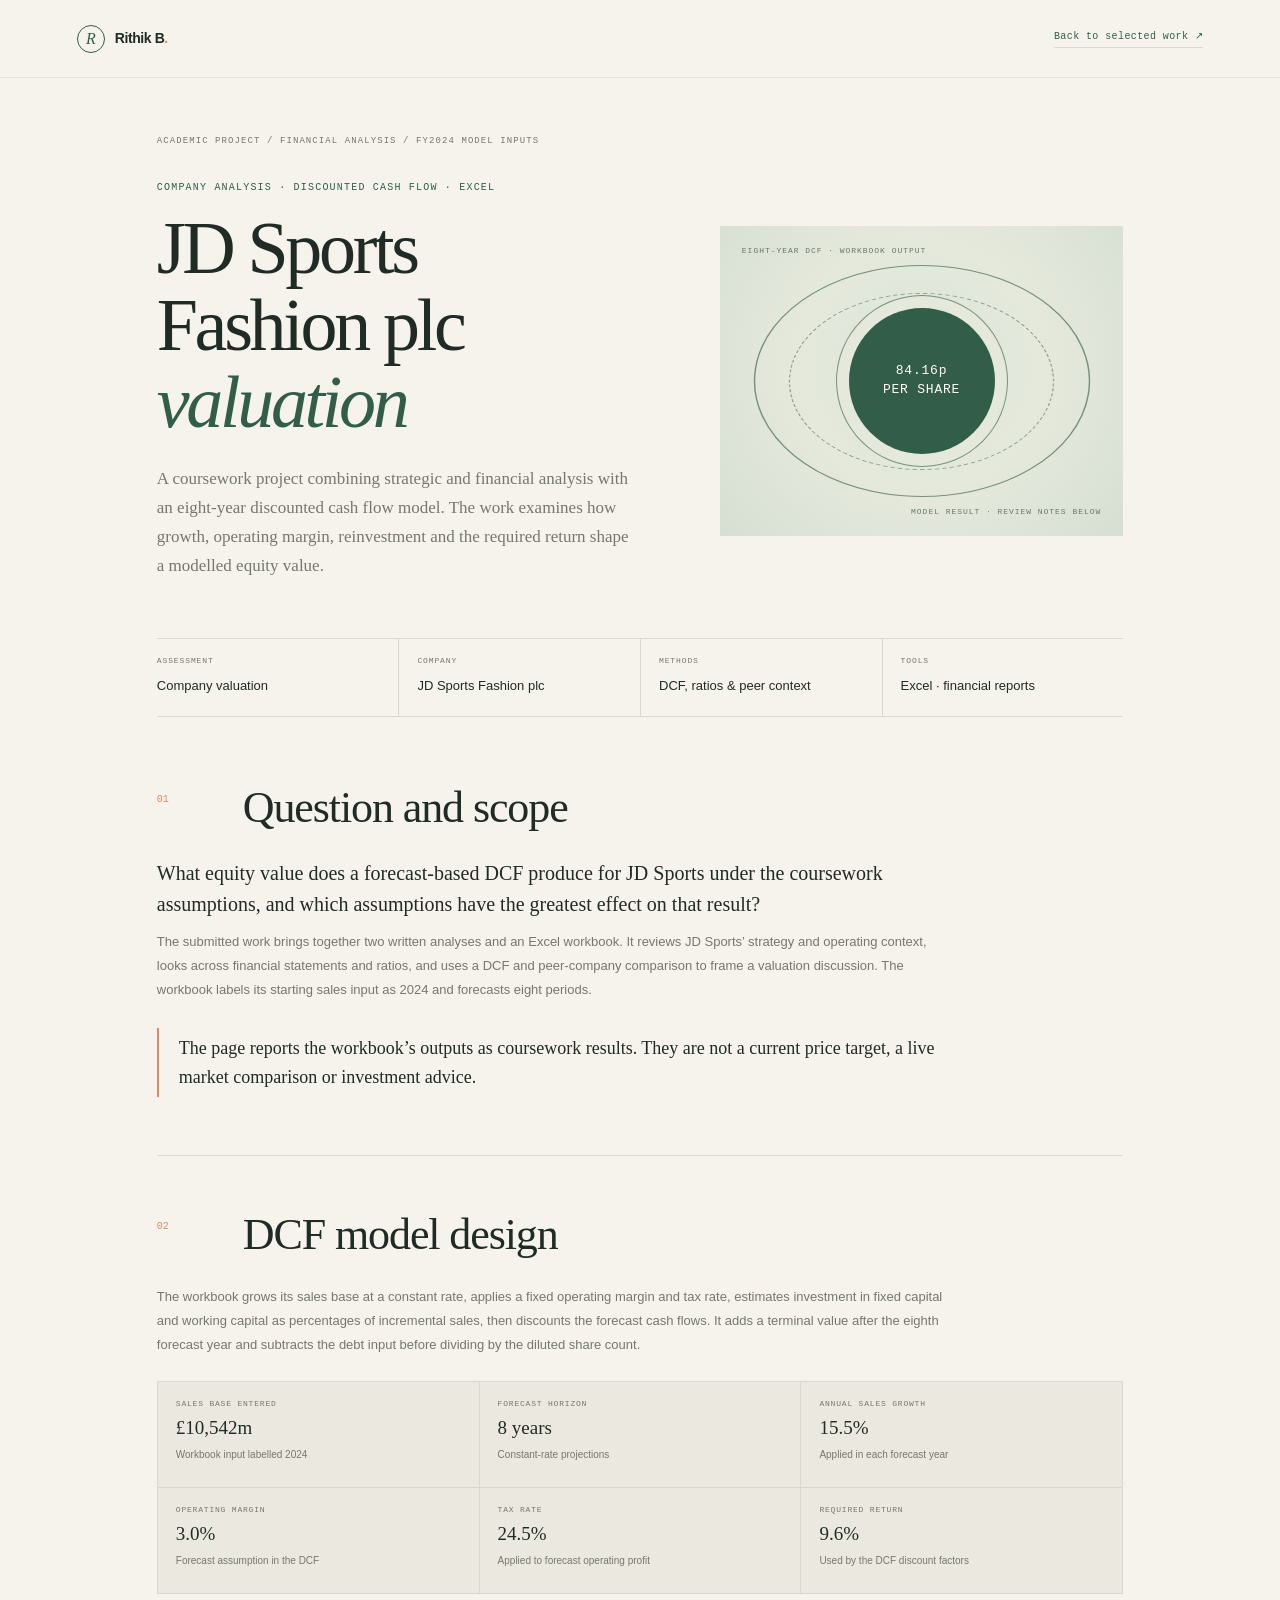
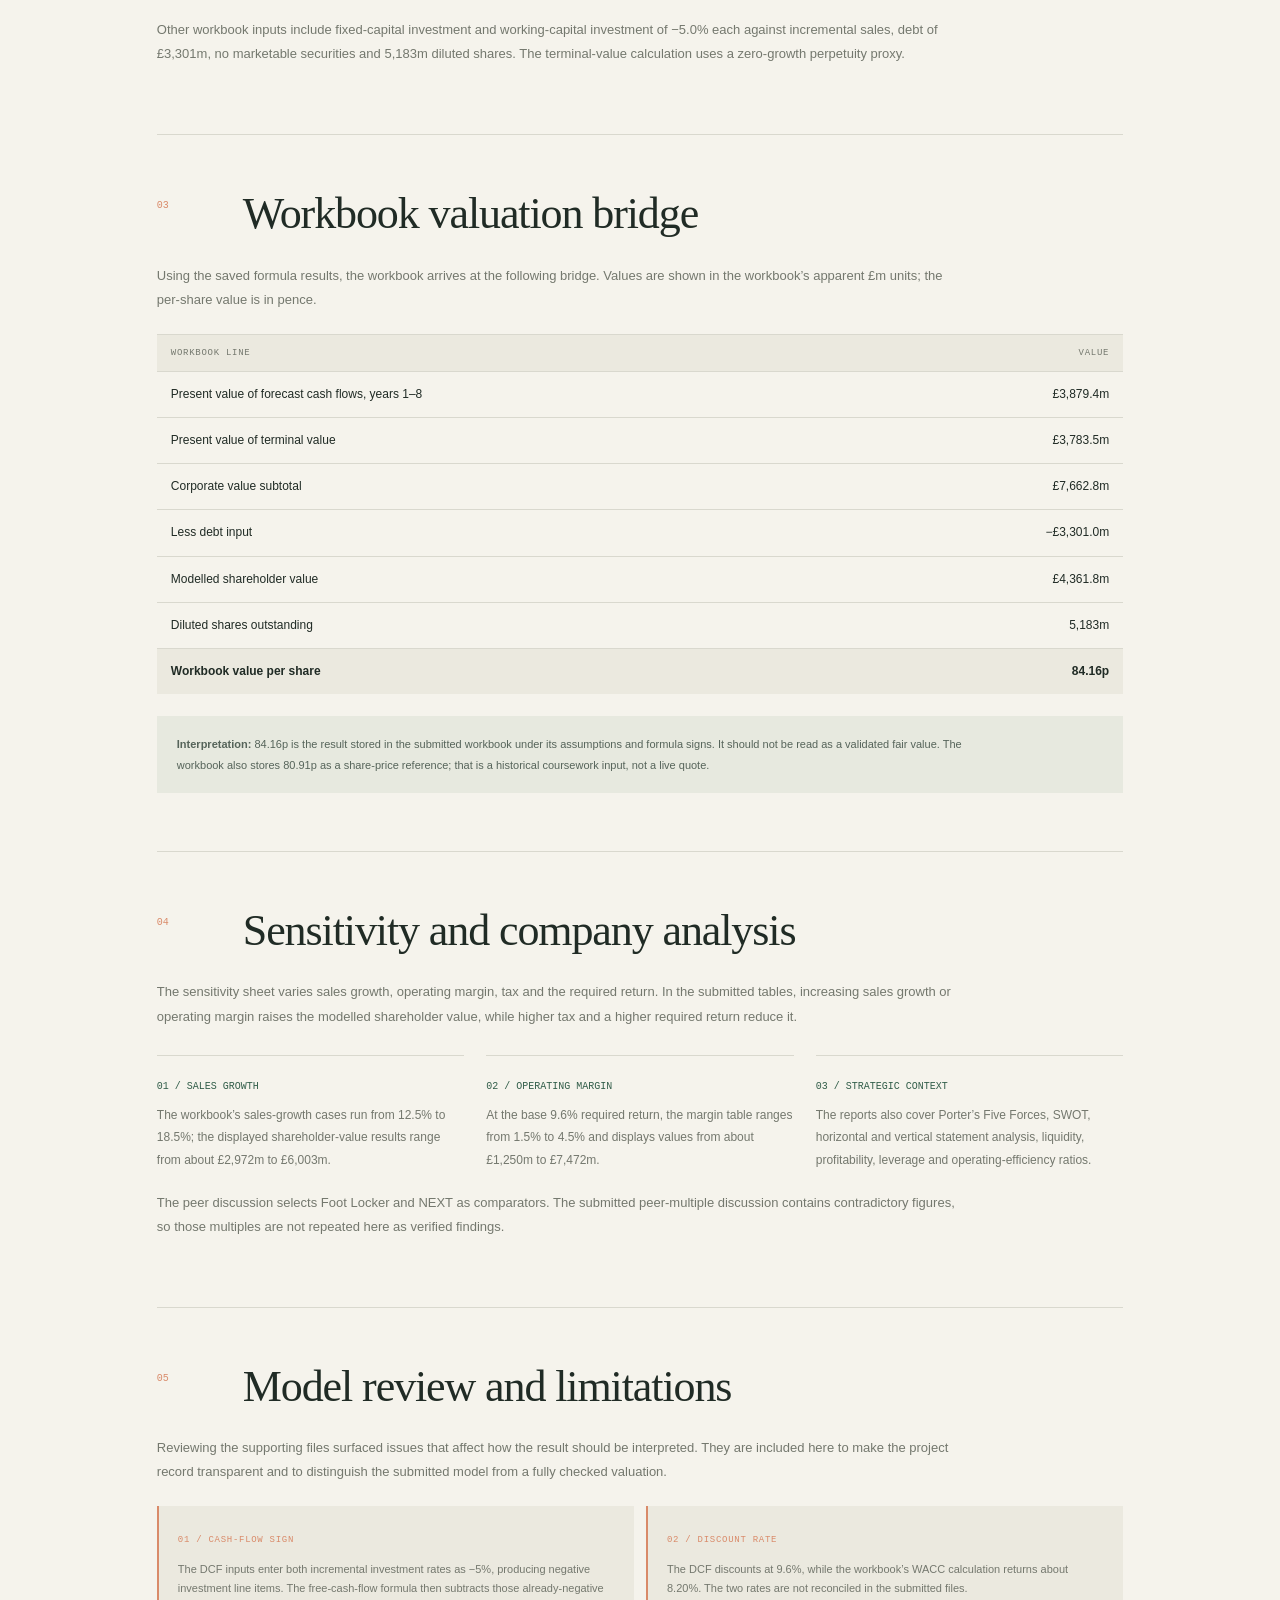
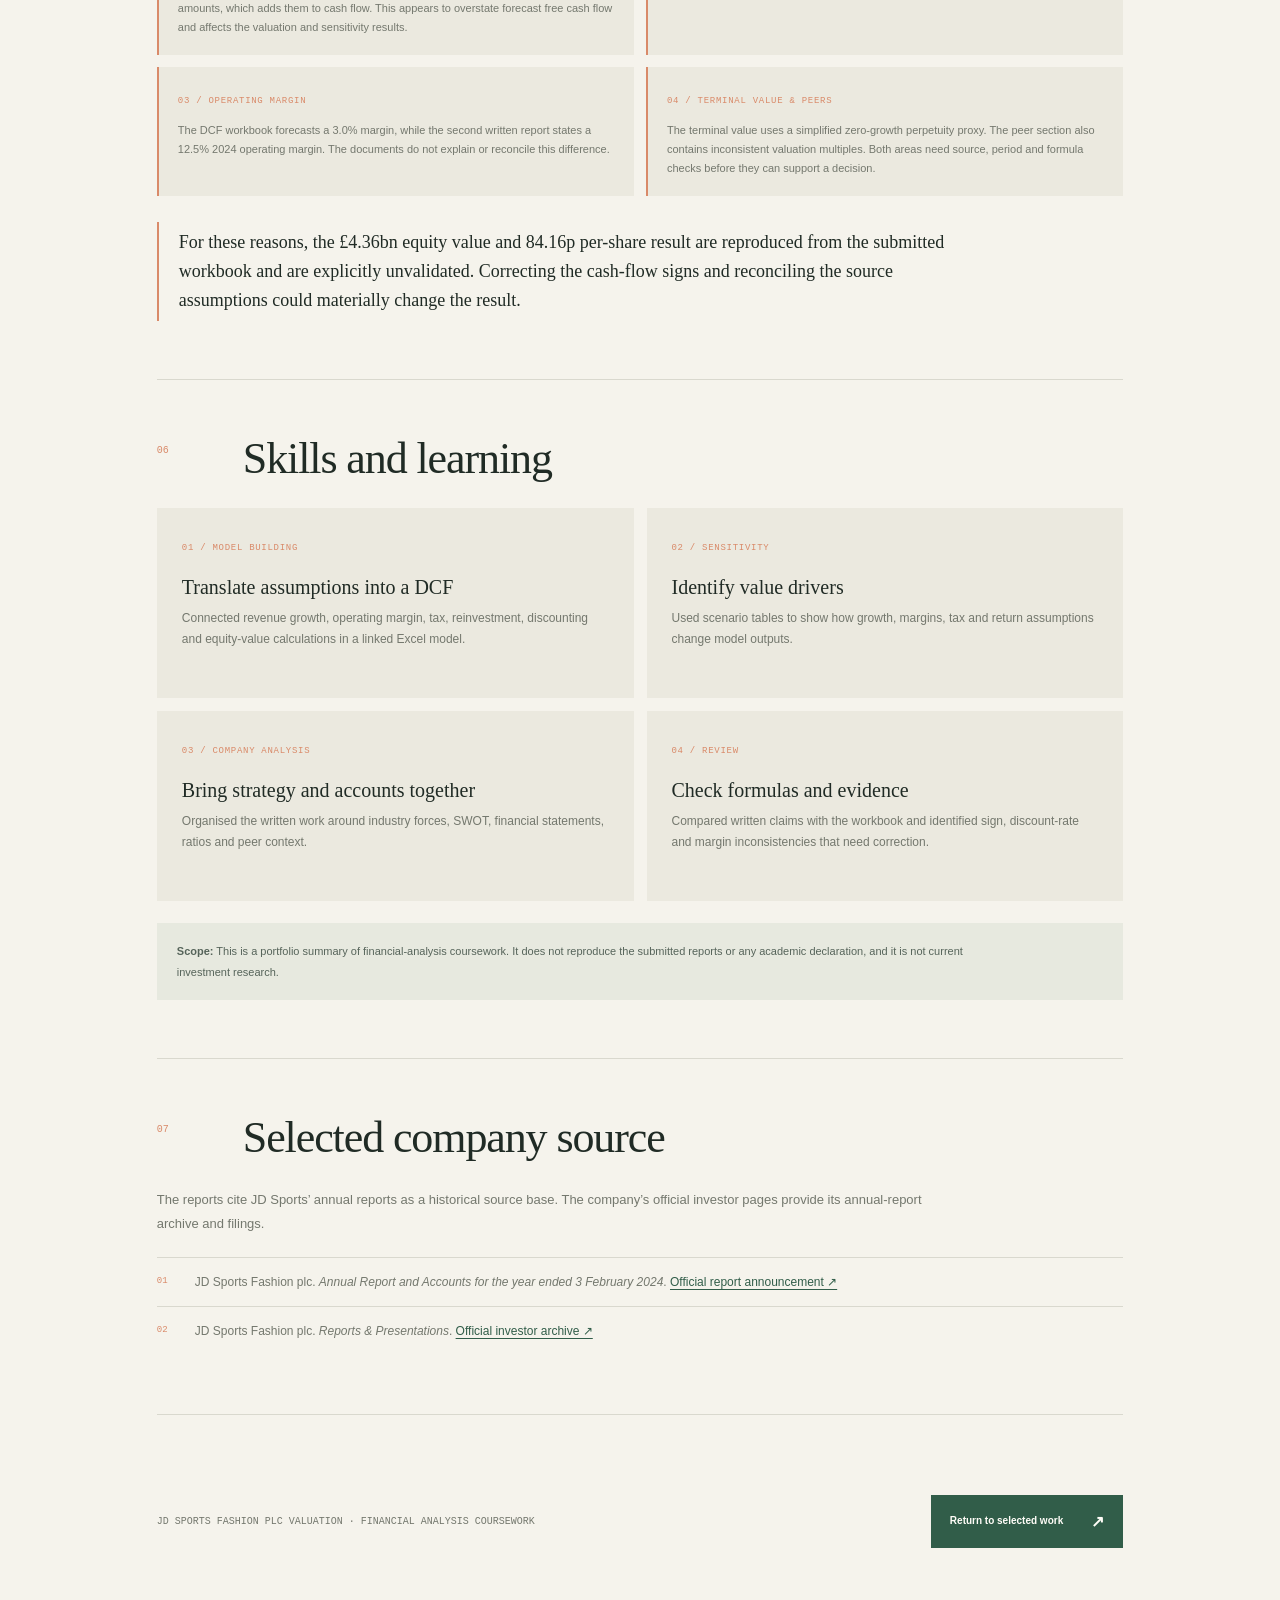
<file: projects/jd-sports-valuation/index.html>
<!doctype html>
<html lang="en">
  <head>
    <meta charset="utf-8" />
    <meta name="viewport" content="width=device-width, initial-scale=1" />
    <meta name="theme-color" content="#f5f3ec" />
    <meta name="description" content="A JD Sports Fashion plc coursework project combining company analysis, financial ratios, peer context and an Excel discounted cash flow model." />
    <title>JD Sports Fashion plc Valuation — Rithik Besare</title>
    <link rel="stylesheet" href="../../styles.css" />
    <link rel="stylesheet" href="../../project-detail.css" />
    <link rel="stylesheet" href="jd-sports-valuation.css" />
    <script src="../../script.js" defer></script>
  </head>
  <body>
    <a class="skip-link" href="#main">Skip to content</a>
    <header class="site-header">
      <a class="wordmark" href="../../" aria-label="Rithik Besare home"><span class="wordmark-mark">R</span><span>Rithik B<span class="wordmark-dot">.</span></span></a>
      <a class="project-back" href="../../#work">Back to selected work <span aria-hidden="true">↗</span></a>
    </header>
    <main id="main" class="project-detail">
      <p class="detail-breadcrumb">Academic project / Financial analysis / FY2024 model inputs</p>
      <section class="detail-hero" aria-labelledby="project-title">
        <div>
          <p class="detail-kicker">COMPANY ANALYSIS · DISCOUNTED CASH FLOW · EXCEL</p>
          <h1 id="project-title">JD Sports Fashion plc <em>valuation</em></h1>
          <p class="detail-lede">A coursework project combining strategic and financial analysis with an eight-year discounted cash flow model. The work examines how growth, operating margin, reinvestment and the required return shape a modelled equity value.</p>
        </div>
        <div class="detail-cover valuation-cover" role="img" aria-label="DCF coursework model output: 84.16 pence per share, before model review">
          <span class="detail-cover-label top">EIGHT-YEAR DCF · WORKBOOK OUTPUT</span>
          <span class="detail-cover-core">84.16p<br />PER SHARE</span>
          <span class="detail-cover-label bottom">MODEL RESULT · REVIEW NOTES BELOW</span>
        </div>
      </section>
      <div class="detail-facts" aria-label="Project details">
        <div class="detail-fact"><span>Assessment</span><b>Company valuation</b></div>
        <div class="detail-fact"><span>Company</span><b>JD Sports Fashion plc</b></div>
        <div class="detail-fact"><span>Methods</span><b>DCF, ratios &amp; peer context</b></div>
        <div class="detail-fact"><span>Tools</span><b>Excel · financial reports</b></div>
      </div>

      <section class="detail-section">
        <div class="detail-section-heading"><span class="detail-section-number">01</span><h2>Question and scope</h2></div>
        <p class="detail-question">What equity value does a forecast-based DCF produce for JD Sports under the coursework assumptions, and which assumptions have the greatest effect on that result?</p>
        <p>The submitted work brings together two written analyses and an Excel workbook. It reviews JD Sports’ strategy and operating context, looks across financial statements and ratios, and uses a DCF and peer-company comparison to frame a valuation discussion. The workbook labels its starting sales input as 2024 and forecasts eight periods.</p>
        <div class="detail-callout"><p>The page reports the workbook’s outputs as coursework results. They are not a current price target, a live market comparison or investment advice.</p></div>
      </section>

      <section class="detail-section">
        <div class="detail-section-heading"><span class="detail-section-number">02</span><h2>DCF model design</h2></div>
        <p>The workbook grows its sales base at a constant rate, applies a fixed operating margin and tax rate, estimates investment in fixed capital and working capital as percentages of incremental sales, then discounts the forecast cash flows. It adds a terminal value after the eighth forecast year and subtracts the debt input before dividing by the diluted share count.</p>
        <div class="detail-assumption-grid" aria-label="DCF workbook assumptions">
          <div class="detail-assumption"><span>Sales base entered</span><strong>£10,542m</strong><small>Workbook input labelled 2024</small></div>
          <div class="detail-assumption"><span>Forecast horizon</span><strong>8 years</strong><small>Constant-rate projections</small></div>
          <div class="detail-assumption"><span>Annual sales growth</span><strong>15.5%</strong><small>Applied in each forecast year</small></div>
          <div class="detail-assumption"><span>Operating margin</span><strong>3.0%</strong><small>Forecast assumption in the DCF</small></div>
          <div class="detail-assumption"><span>Tax rate</span><strong>24.5%</strong><small>Applied to forecast operating profit</small></div>
          <div class="detail-assumption"><span>Required return</span><strong>9.6%</strong><small>Used by the DCF discount factors</small></div>
        </div>
        <p>Other workbook inputs include fixed-capital investment and working-capital investment of −5.0% each against incremental sales, debt of £3,301m, no marketable securities and 5,183m diluted shares. The terminal-value calculation uses a zero-growth perpetuity proxy.</p>
      </section>

      <section class="detail-section">
        <div class="detail-section-heading"><span class="detail-section-number">03</span><h2>Workbook valuation bridge</h2></div>
        <p>Using the saved formula results, the workbook arrives at the following bridge. Values are shown in the workbook’s apparent £m units; the per-share value is in pence.</p>
        <div class="detail-table-wrap">
          <table class="detail-value-table">
            <thead><tr><th scope="col">Workbook line</th><th scope="col">Value</th></tr></thead>
            <tbody>
              <tr><td>Present value of forecast cash flows, years 1–8</td><td>£3,879.4m</td></tr>
              <tr><td>Present value of terminal value</td><td>£3,783.5m</td></tr>
              <tr><td>Corporate value subtotal</td><td>£7,662.8m</td></tr>
              <tr><td>Less debt input</td><td>−£3,301.0m</td></tr>
              <tr><td>Modelled shareholder value</td><td>£4,361.8m</td></tr>
              <tr><td>Diluted shares outstanding</td><td>5,183m</td></tr>
              <tr><td>Workbook value per share</td><td>84.16p</td></tr>
            </tbody>
          </table>
        </div>
        <div class="detail-note"><p><strong>Interpretation:</strong> 84.16p is the result stored in the submitted workbook under its assumptions and formula signs. It should not be read as a validated fair value. The workbook also stores 80.91p as a share-price reference; that is a historical coursework input, not a live quote.</p></div>
      </section>

      <section class="detail-section">
        <div class="detail-section-heading"><span class="detail-section-number">04</span><h2>Sensitivity and company analysis</h2></div>
        <p>The sensitivity sheet varies sales growth, operating margin, tax and the required return. In the submitted tables, increasing sales growth or operating margin raises the modelled shareholder value, while higher tax and a higher required return reduce it.</p>
        <div class="detail-takeaways">
          <article><b>01 / SALES GROWTH</b><p>The workbook’s sales-growth cases run from 12.5% to 18.5%; the displayed shareholder-value results range from about £2,972m to £6,003m.</p></article>
          <article><b>02 / OPERATING MARGIN</b><p>At the base 9.6% required return, the margin table ranges from 1.5% to 4.5% and displays values from about £1,250m to £7,472m.</p></article>
          <article><b>03 / STRATEGIC CONTEXT</b><p>The reports also cover Porter’s Five Forces, SWOT, horizontal and vertical statement analysis, liquidity, profitability, leverage and operating-efficiency ratios.</p></article>
        </div>
        <p>The peer discussion selects Foot Locker and NEXT as comparators. The submitted peer-multiple discussion contains contradictory figures, so those multiples are not repeated here as verified findings.</p>
      </section>

      <section class="detail-section">
        <div class="detail-section-heading"><span class="detail-section-number">05</span><h2>Model review and limitations</h2></div>
        <p>Reviewing the supporting files surfaced issues that affect how the result should be interpreted. They are included here to make the project record transparent and to distinguish the submitted model from a fully checked valuation.</p>
        <div class="detail-validation-list">
          <article><span>01 / CASH-FLOW SIGN</span><p>The DCF inputs enter both incremental investment rates as −5%, producing negative investment line items. The free-cash-flow formula then subtracts those already-negative amounts, which adds them to cash flow. This appears to overstate forecast free cash flow and affects the valuation and sensitivity results.</p></article>
          <article><span>02 / DISCOUNT RATE</span><p>The DCF discounts at 9.6%, while the workbook’s WACC calculation returns about 8.20%. The two rates are not reconciled in the submitted files.</p></article>
          <article><span>03 / OPERATING MARGIN</span><p>The DCF workbook forecasts a 3.0% margin, while the second written report states a 12.5% 2024 operating margin. The documents do not explain or reconcile this difference.</p></article>
          <article><span>04 / TERMINAL VALUE &amp; PEERS</span><p>The terminal value uses a simplified zero-growth perpetuity proxy. The peer section also contains inconsistent valuation multiples. Both areas need source, period and formula checks before they can support a decision.</p></article>
        </div>
        <div class="detail-callout"><p>For these reasons, the £4.36bn equity value and 84.16p per-share result are reproduced from the submitted workbook and are explicitly unvalidated. Correcting the cash-flow signs and reconciling the source assumptions could materially change the result.</p></div>
      </section>

      <section class="detail-section">
        <div class="detail-section-heading"><span class="detail-section-number">06</span><h2>Skills and learning</h2></div>
        <div class="detail-theme-grid">
          <article class="detail-theme"><span class="theme-index">01 / MODEL BUILDING</span><h3>Translate assumptions into a DCF</h3><p>Connected revenue growth, operating margin, tax, reinvestment, discounting and equity-value calculations in a linked Excel model.</p></article>
          <article class="detail-theme"><span class="theme-index">02 / SENSITIVITY</span><h3>Identify value drivers</h3><p>Used scenario tables to show how growth, margins, tax and return assumptions change model outputs.</p></article>
          <article class="detail-theme"><span class="theme-index">03 / COMPANY ANALYSIS</span><h3>Bring strategy and accounts together</h3><p>Organised the written work around industry forces, SWOT, financial statements, ratios and peer context.</p></article>
          <article class="detail-theme"><span class="theme-index">04 / REVIEW</span><h3>Check formulas and evidence</h3><p>Compared written claims with the workbook and identified sign, discount-rate and margin inconsistencies that need correction.</p></article>
        </div>
        <div class="detail-note"><p><strong>Scope:</strong> This is a portfolio summary of financial-analysis coursework. It does not reproduce the submitted reports or any academic declaration, and it is not current investment research.</p></div>
      </section>

      <section class="detail-section">
        <div class="detail-section-heading"><span class="detail-section-number">07</span><h2>Selected company source</h2></div>
        <p>The reports cite JD Sports’ annual reports as a historical source base. The company’s official investor pages provide its annual-report archive and filings.</p>
        <ol class="detail-references">
          <li><span>JD Sports Fashion plc. <em>Annual Report and Accounts for the year ended 3 February 2024</em>. <a href="https://www.jdplc.com/annual-report-and-accounts-2/" target="_blank" rel="noreferrer">Official report announcement ↗</a></span></li>
          <li><span>JD Sports Fashion plc. <em>Reports &amp; Presentations</em>. <a href="https://www.jdplc.com/investors/reports-presentations/" target="_blank" rel="noreferrer">Official investor archive ↗</a></span></li>
        </ol>
      </section>
      <footer class="detail-footer"><p>JD SPORTS FASHION PLC VALUATION · FINANCIAL ANALYSIS COURSEWORK</p><a class="button button-dark" href="../../#work">Return to selected work <span aria-hidden="true">↗</span></a></footer>
    </main>
  </body>
</html>
</file>
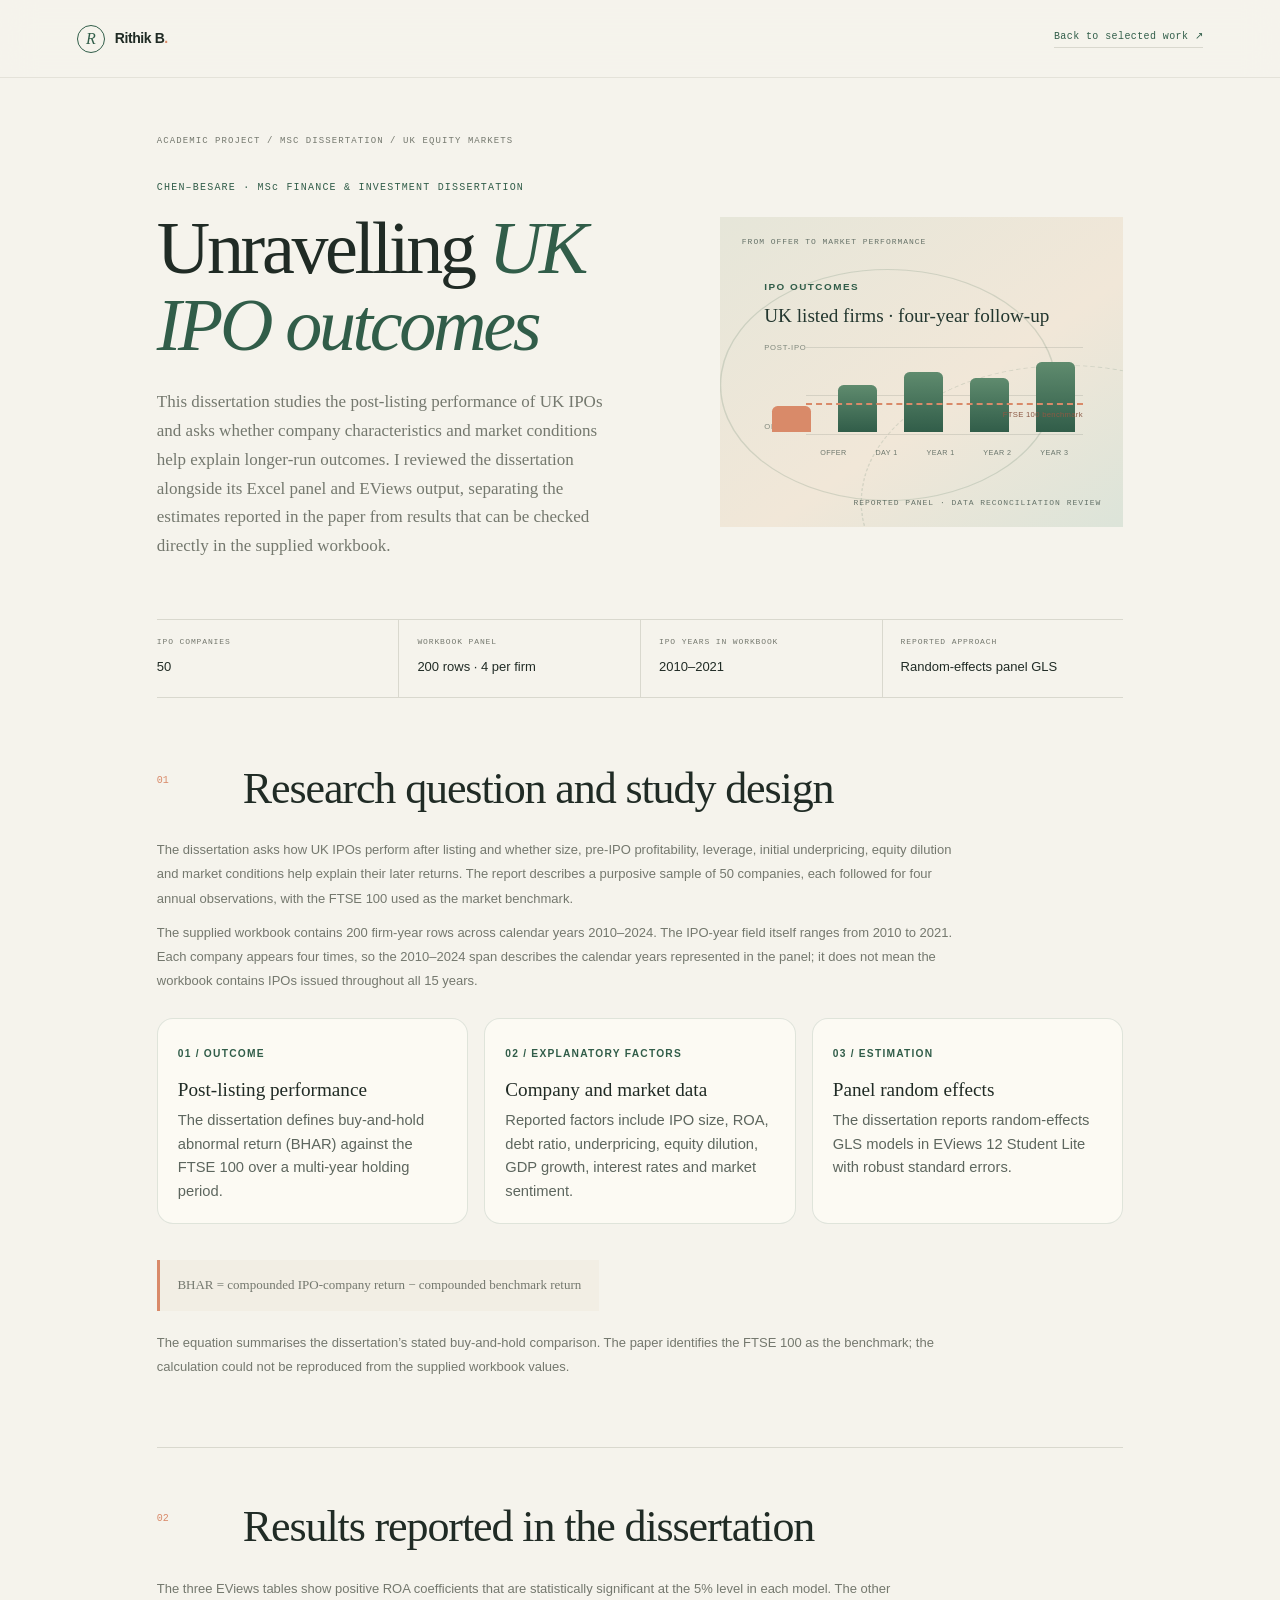
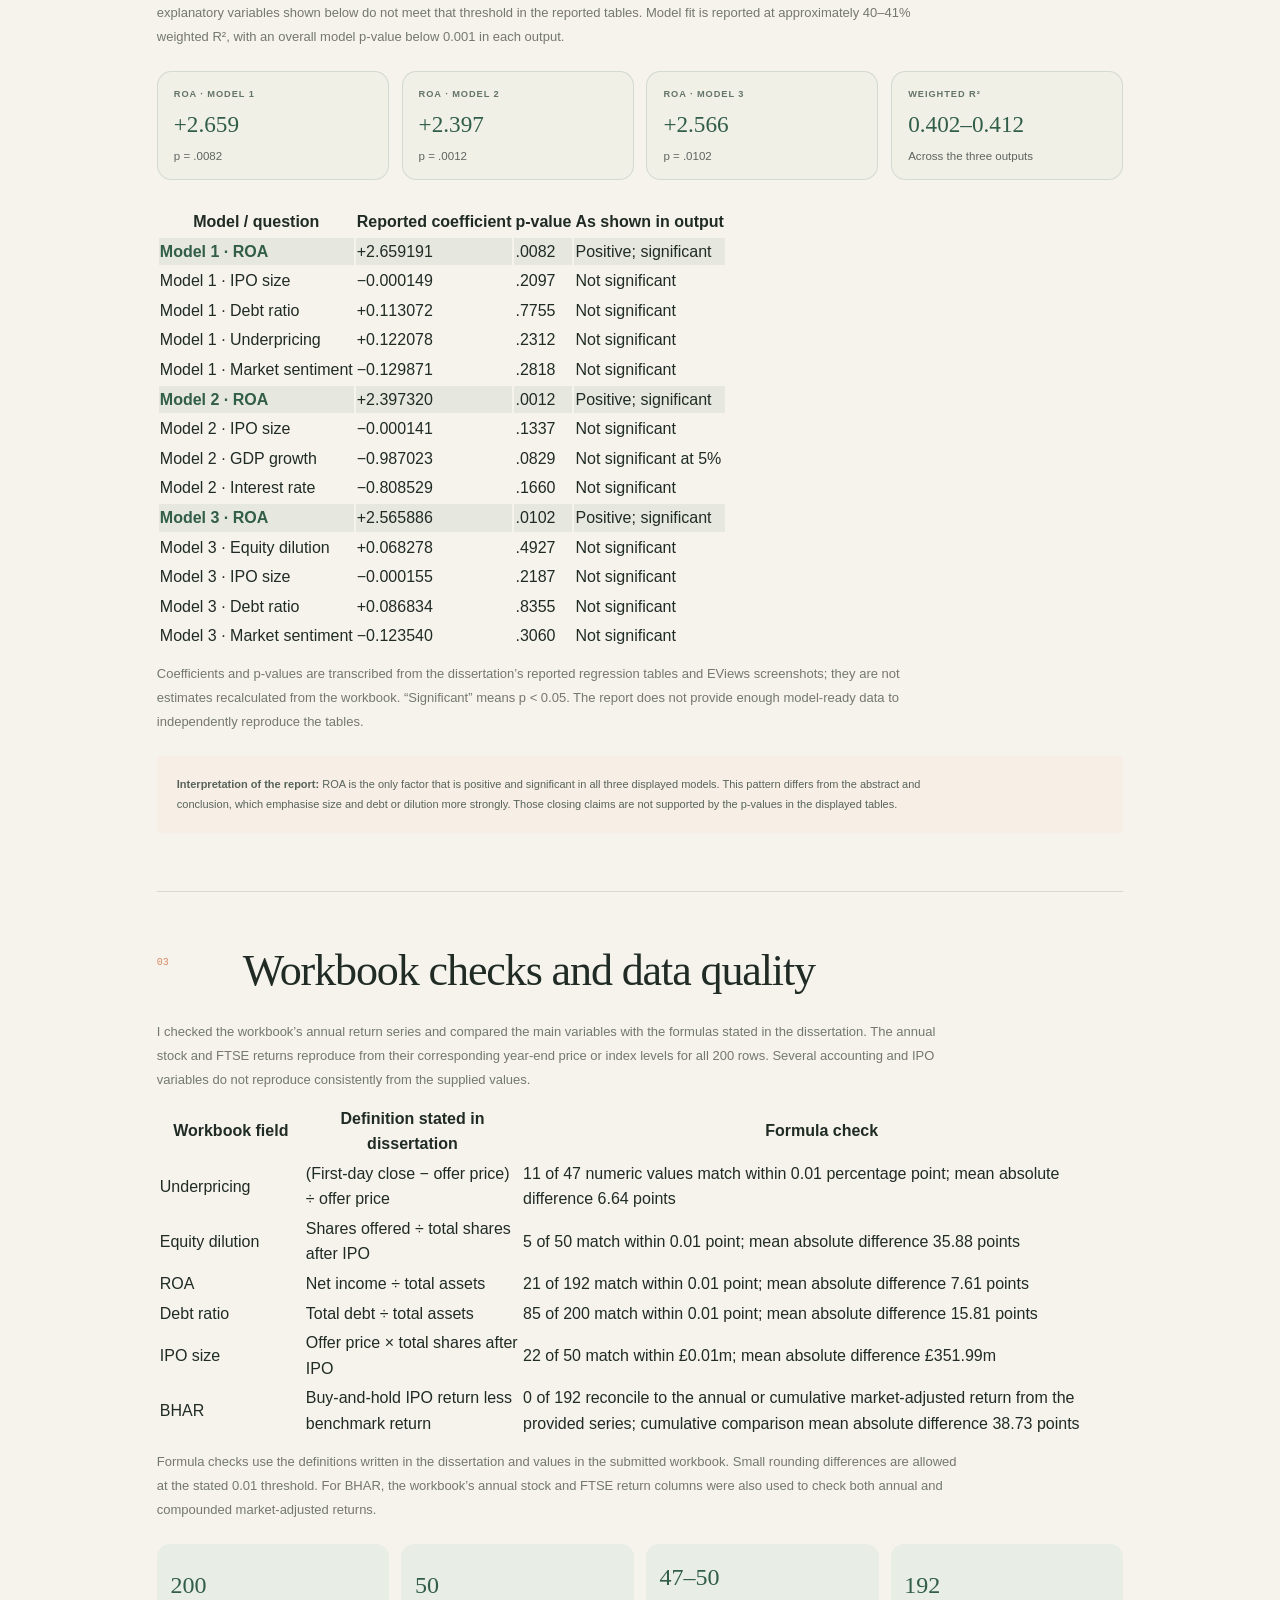
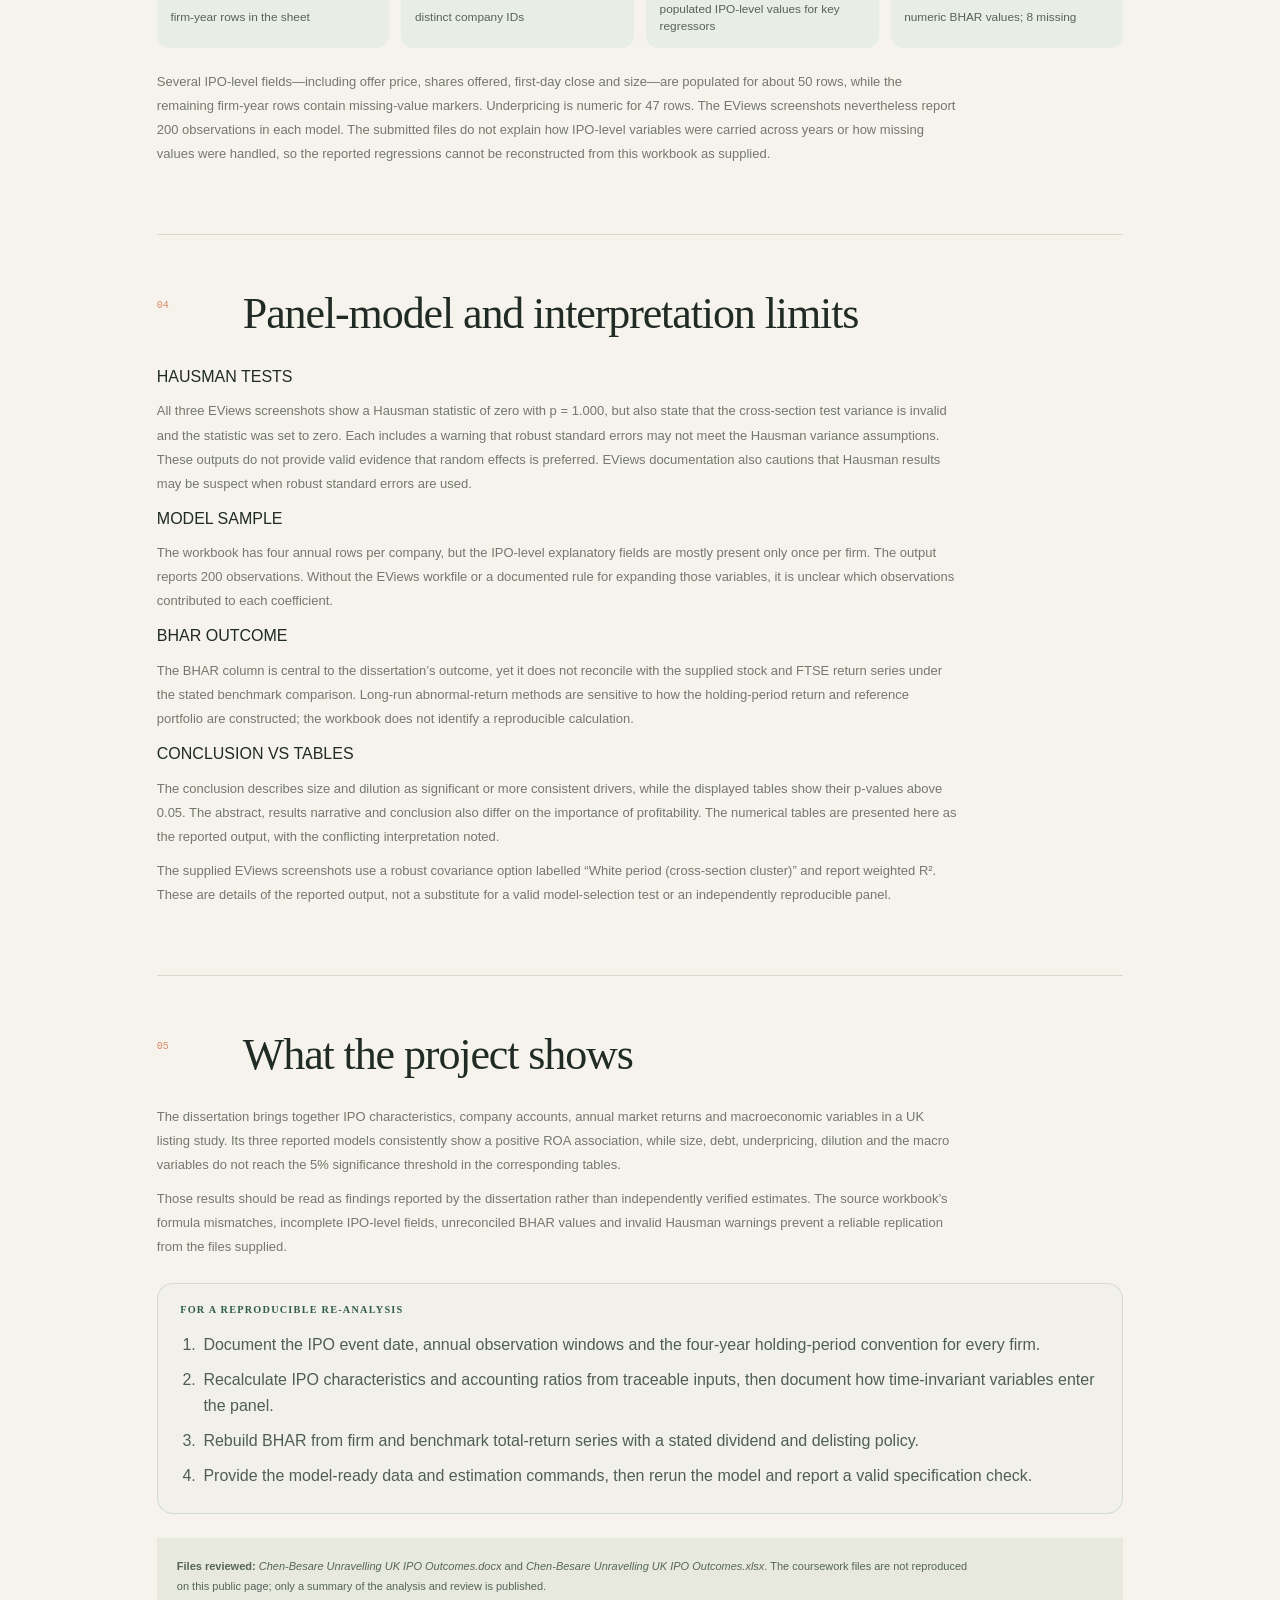
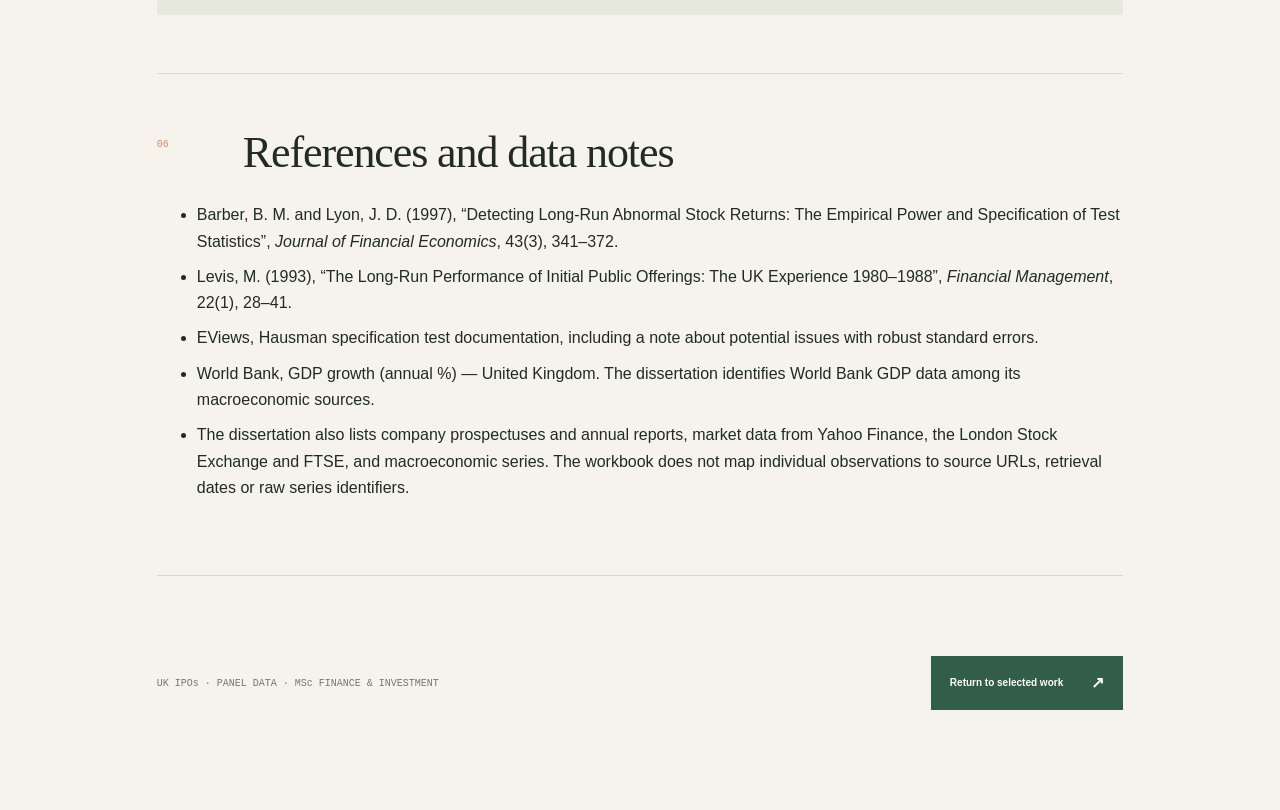
<file: projects/uk-ipo-outcomes/index.html>
<!doctype html>
<html lang="en">
  <head>
    <meta charset="utf-8" />
    <meta name="viewport" content="width=device-width, initial-scale=1" />
    <meta name="theme-color" content="#f5f3ec" />
    <meta name="description" content="A detailed review of the Chen–Besare MSc dissertation on UK IPO outcomes, its reported panel results, and the data and model limits found in the supplied files." />
    <title>Unravelling UK IPO Outcomes — Rithik Besare</title>
    <link rel="stylesheet" href="../../styles.css" />
    <link rel="stylesheet" href="../../project-detail.css" />
    <link rel="stylesheet" href="ipo.css" />
    <script src="../../script.js" defer></script>
  </head>
  <body>
    <a class="skip-link" href="#main">Skip to content</a>
    <header class="site-header">
      <a class="wordmark" href="../../" aria-label="Rithik Besare home"><span class="wordmark-mark">R</span><span>Rithik B<span class="wordmark-dot">.</span></span></a>
      <a class="project-back" href="../../#work">Back to selected work <span aria-hidden="true">↗</span></a>
    </header>

    <main id="main" class="project-detail ipo-project">
      <p class="detail-breadcrumb">Academic project / MSc dissertation / UK equity markets</p>
      <section class="detail-hero" aria-labelledby="project-title">
        <div>
          <p class="detail-kicker">CHEN–BESARE · MSc FINANCE &amp; INVESTMENT DISSERTATION</p>
          <h1 id="project-title">Unravelling <em>UK IPO outcomes</em></h1>
          <p class="detail-lede">This dissertation studies the post-listing performance of UK IPOs and asks whether company characteristics and market conditions help explain longer-run outcomes. I reviewed the dissertation alongside its Excel panel and EViews output, separating the estimates reported in the paper from results that can be checked directly in the supplied workbook.</p>
        </div>
        <div class="detail-cover ipo-cover" role="img" aria-label="Illustration of an IPO offer price, first-day market price and longer-term benchmark return">
          <span class="detail-cover-label top">FROM OFFER TO MARKET PERFORMANCE</span>
          <div class="ipo-cover-title"><span>IPO OUTCOMES</span><strong>UK listed firms · four-year follow-up</strong></div>
          <div class="ipo-cover-chart" aria-hidden="true">
            <span class="ipo-y-label y-one">POST-IPO</span><span class="ipo-y-label y-two">OFFER</span>
            <i class="ipo-gridline grid-one"></i><i class="ipo-gridline grid-two"></i><i class="ipo-gridline grid-three"></i>
            <div class="ipo-bars"><i class="offer-bar"></i><i class="first-close-bar"></i><i class="year-one-bar"></i><i class="year-two-bar"></i><i class="year-three-bar"></i></div>
            <div class="ipo-x-labels"><span>OFFER</span><span>DAY 1</span><span>YEAR 1</span><span>YEAR 2</span><span>YEAR 3</span></div>
            <div class="ipo-benchmark-line"><span>FTSE 100 benchmark</span></div>
          </div>
          <span class="detail-cover-label bottom">REPORTED PANEL · DATA RECONCILIATION REVIEW</span>
        </div>
      </section>

      <div class="detail-facts" aria-label="Project details">
        <div class="detail-fact"><span>IPO companies</span><b>50</b></div>
        <div class="detail-fact"><span>Workbook panel</span><b>200 rows · 4 per firm</b></div>
        <div class="detail-fact"><span>IPO years in workbook</span><b>2010–2021</b></div>
        <div class="detail-fact"><span>Reported approach</span><b>Random-effects panel GLS</b></div>
      </div>

      <section class="detail-section">
        <div class="detail-section-heading"><span class="detail-section-number">01</span><h2>Research question and study design</h2></div>
        <p>The dissertation asks how UK IPOs perform after listing and whether size, pre-IPO profitability, leverage, initial underpricing, equity dilution and market conditions help explain their later returns. The report describes a purposive sample of 50 companies, each followed for four annual observations, with the FTSE 100 used as the market benchmark.</p>
        <p>The supplied workbook contains 200 firm-year rows across calendar years 2010–2024. The IPO-year field itself ranges from 2010 to 2021. Each company appears four times, so the 2010–2024 span describes the calendar years represented in the panel; it does not mean the workbook contains IPOs issued throughout all 15 years.</p>
        <div class="ipo-design-grid">
          <article><span>01 / OUTCOME</span><h3>Post-listing performance</h3><p>The dissertation defines buy-and-hold abnormal return (BHAR) against the FTSE 100 over a multi-year holding period.</p></article>
          <article><span>02 / EXPLANATORY FACTORS</span><h3>Company and market data</h3><p>Reported factors include IPO size, ROA, debt ratio, underpricing, equity dilution, GDP growth, interest rates and market sentiment.</p></article>
          <article><span>03 / ESTIMATION</span><h3>Panel random effects</h3><p>The dissertation reports random-effects GLS models in EViews 12 Student Lite with robust standard errors.</p></article>
        </div>
        <p class="ipo-equation">BHAR = compounded IPO-company return − compounded benchmark return</p>
        <p class="detail-caption">The equation summarises the dissertation’s stated buy-and-hold comparison. The paper identifies the FTSE 100 as the benchmark; the calculation could not be reproduced from the supplied workbook values.</p>
      </section>

      <section class="detail-section">
        <div class="detail-section-heading"><span class="detail-section-number">02</span><h2>Results reported in the dissertation</h2></div>
        <p>The three EViews tables show positive ROA coefficients that are statistically significant at the 5% level in each model. The other explanatory variables shown below do not meet that threshold in the reported tables. Model fit is reported at approximately 40–41% weighted R², with an overall model p-value below 0.001 in each output.</p>
        <div class="ipo-result-strip" aria-label="Summary of reported model outputs">
          <article><span>ROA · MODEL 1</span><b>+2.659</b><small>p = .0082</small></article>
          <article><span>ROA · MODEL 2</span><b>+2.397</b><small>p = .0012</small></article>
          <article><span>ROA · MODEL 3</span><b>+2.566</b><small>p = .0102</small></article>
          <article><span>WEIGHTED R²</span><b>0.402–0.412</b><small>Across the three outputs</small></article>
        </div>
        <div class="detail-table-wrap">
          <table class="detail-value-table ipo-results-table">
            <thead><tr><th scope="col">Model / question</th><th scope="col">Reported coefficient</th><th scope="col">p-value</th><th scope="col">As shown in output</th></tr></thead>
            <tbody>
              <tr class="ipo-significant"><td>Model 1 · ROA</td><td>+2.659191</td><td>.0082</td><td>Positive; significant</td></tr>
              <tr><td>Model 1 · IPO size</td><td>−0.000149</td><td>.2097</td><td>Not significant</td></tr>
              <tr><td>Model 1 · Debt ratio</td><td>+0.113072</td><td>.7755</td><td>Not significant</td></tr>
              <tr><td>Model 1 · Underpricing</td><td>+0.122078</td><td>.2312</td><td>Not significant</td></tr>
              <tr><td>Model 1 · Market sentiment</td><td>−0.129871</td><td>.2818</td><td>Not significant</td></tr>
              <tr class="ipo-significant"><td>Model 2 · ROA</td><td>+2.397320</td><td>.0012</td><td>Positive; significant</td></tr>
              <tr><td>Model 2 · IPO size</td><td>−0.000141</td><td>.1337</td><td>Not significant</td></tr>
              <tr><td>Model 2 · GDP growth</td><td>−0.987023</td><td>.0829</td><td>Not significant at 5%</td></tr>
              <tr><td>Model 2 · Interest rate</td><td>−0.808529</td><td>.1660</td><td>Not significant</td></tr>
              <tr class="ipo-significant"><td>Model 3 · ROA</td><td>+2.565886</td><td>.0102</td><td>Positive; significant</td></tr>
              <tr><td>Model 3 · Equity dilution</td><td>+0.068278</td><td>.4927</td><td>Not significant</td></tr>
              <tr><td>Model 3 · IPO size</td><td>−0.000155</td><td>.2187</td><td>Not significant</td></tr>
              <tr><td>Model 3 · Debt ratio</td><td>+0.086834</td><td>.8355</td><td>Not significant</td></tr>
              <tr><td>Model 3 · Market sentiment</td><td>−0.123540</td><td>.3060</td><td>Not significant</td></tr>
            </tbody>
          </table>
        </div>
        <p class="detail-caption">Coefficients and p-values are transcribed from the dissertation’s reported regression tables and EViews screenshots; they are not estimates recalculated from the workbook. “Significant” means p &lt; 0.05. The report does not provide enough model-ready data to independently reproduce the tables.</p>
        <div class="detail-note ipo-interpretation-note"><p><strong>Interpretation of the report:</strong> ROA is the only factor that is positive and significant in all three displayed models. This pattern differs from the abstract and conclusion, which emphasise size and debt or dilution more strongly. Those closing claims are not supported by the p-values in the displayed tables.</p></div>
      </section>

      <section class="detail-section">
        <div class="detail-section-heading"><span class="detail-section-number">03</span><h2>Workbook checks and data quality</h2></div>
        <p>I checked the workbook’s annual return series and compared the main variables with the formulas stated in the dissertation. The annual stock and FTSE returns reproduce from their corresponding year-end price or index levels for all 200 rows. Several accounting and IPO variables do not reproduce consistently from the supplied values.</p>
        <div class="detail-table-wrap">
          <table class="detail-value-table ipo-check-table">
            <thead><tr><th scope="col">Workbook field</th><th scope="col">Definition stated in dissertation</th><th scope="col">Formula check</th></tr></thead>
            <tbody>
              <tr><td>Underpricing</td><td>(First-day close − offer price) ÷ offer price</td><td>11 of 47 numeric values match within 0.01 percentage point; mean absolute difference 6.64 points</td></tr>
              <tr><td>Equity dilution</td><td>Shares offered ÷ total shares after IPO</td><td>5 of 50 match within 0.01 point; mean absolute difference 35.88 points</td></tr>
              <tr><td>ROA</td><td>Net income ÷ total assets</td><td>21 of 192 match within 0.01 point; mean absolute difference 7.61 points</td></tr>
              <tr><td>Debt ratio</td><td>Total debt ÷ total assets</td><td>85 of 200 match within 0.01 point; mean absolute difference 15.81 points</td></tr>
              <tr><td>IPO size</td><td>Offer price × total shares after IPO</td><td>22 of 50 match within £0.01m; mean absolute difference £351.99m</td></tr>
              <tr><td>BHAR</td><td>Buy-and-hold IPO return less benchmark return</td><td>0 of 192 reconcile to the annual or cumulative market-adjusted return from the provided series; cumulative comparison mean absolute difference 38.73 points</td></tr>
            </tbody>
          </table>
        </div>
        <p class="detail-caption">Formula checks use the definitions written in the dissertation and values in the submitted workbook. Small rounding differences are allowed at the stated 0.01 threshold. For BHAR, the workbook’s annual stock and FTSE return columns were also used to check both annual and compounded market-adjusted returns.</p>
        <div class="ipo-integrity-grid">
          <article><strong>200</strong><span>firm-year rows in the sheet</span></article>
          <article><strong>50</strong><span>distinct company IDs</span></article>
          <article><strong>47–50</strong><span>populated IPO-level values for key regressors</span></article>
          <article><strong>192</strong><span>numeric BHAR values; 8 missing</span></article>
        </div>
        <p>Several IPO-level fields—including offer price, shares offered, first-day close and size—are populated for about 50 rows, while the remaining firm-year rows contain missing-value markers. Underpricing is numeric for 47 rows. The EViews screenshots nevertheless report 200 observations in each model. The submitted files do not explain how IPO-level variables were carried across years or how missing values were handled, so the reported regressions cannot be reconstructed from this workbook as supplied.</p>
      </section>

      <section class="detail-section">
        <div class="detail-section-heading"><span class="detail-section-number">04</span><h2>Panel-model and interpretation limits</h2></div>
        <div class="detail-validation-list">
          <article><span>HAUSMAN TESTS</span><p>All three EViews screenshots show a Hausman statistic of zero with p = 1.000, but also state that the cross-section test variance is invalid and the statistic was set to zero. Each includes a warning that robust standard errors may not meet the Hausman variance assumptions. These outputs do not provide valid evidence that random effects is preferred. EViews documentation also cautions that Hausman results may be suspect when robust standard errors are used.</p></article>
          <article><span>MODEL SAMPLE</span><p>The workbook has four annual rows per company, but the IPO-level explanatory fields are mostly present only once per firm. The output reports 200 observations. Without the EViews workfile or a documented rule for expanding those variables, it is unclear which observations contributed to each coefficient.</p></article>
          <article><span>BHAR OUTCOME</span><p>The BHAR column is central to the dissertation’s outcome, yet it does not reconcile with the supplied stock and FTSE return series under the stated benchmark comparison. Long-run abnormal-return methods are sensitive to how the holding-period return and reference portfolio are constructed; the workbook does not identify a reproducible calculation.</p></article>
          <article><span>CONCLUSION VS TABLES</span><p>The conclusion describes size and dilution as significant or more consistent drivers, while the displayed tables show their p-values above 0.05. The abstract, results narrative and conclusion also differ on the importance of profitability. The numerical tables are presented here as the reported output, with the conflicting interpretation noted.</p></article>
        </div>
        <p class="detail-caption">The supplied EViews screenshots use a robust covariance option labelled “White period (cross-section cluster)” and report weighted R². These are details of the reported output, not a substitute for a valid model-selection test or an independently reproducible panel.</p>
      </section>

      <section class="detail-section">
        <div class="detail-section-heading"><span class="detail-section-number">05</span><h2>What the project shows</h2></div>
        <p>The dissertation brings together IPO characteristics, company accounts, annual market returns and macroeconomic variables in a UK listing study. Its three reported models consistently show a positive ROA association, while size, debt, underpricing, dilution and the macro variables do not reach the 5% significance threshold in the corresponding tables.</p>
        <p>Those results should be read as findings reported by the dissertation rather than independently verified estimates. The source workbook’s formula mismatches, incomplete IPO-level fields, unreconciled BHAR values and invalid Hausman warnings prevent a reliable replication from the files supplied.</p>
        <div class="ipo-next-steps">
          <h3>For a reproducible re-analysis</h3>
          <ol>
            <li>Document the IPO event date, annual observation windows and the four-year holding-period convention for every firm.</li>
            <li>Recalculate IPO characteristics and accounting ratios from traceable inputs, then document how time-invariant variables enter the panel.</li>
            <li>Rebuild BHAR from firm and benchmark total-return series with a stated dividend and delisting policy.</li>
            <li>Provide the model-ready data and estimation commands, then rerun the model and report a valid specification check.</li>
          </ol>
        </div>
        <div class="detail-note"><p><strong>Files reviewed:</strong> <em>Chen-Besare Unravelling UK IPO Outcomes.docx</em> and <em>Chen-Besare Unravelling UK IPO Outcomes.xlsx</em>. The coursework files are not reproduced on this public page; only a summary of the analysis and review is published.</p></div>
      </section>

      <section class="detail-section ipo-sources">
        <div class="detail-section-heading"><span class="detail-section-number">06</span><h2>References and data notes</h2></div>
        <ul>
          <li>Barber, B. M. and Lyon, J. D. (1997), <a href="https://doi.org/10.1016/S0304-405X(96)00890-2" target="_blank" rel="noreferrer">“Detecting Long-Run Abnormal Stock Returns: The Empirical Power and Specification of Test Statistics”</a>, <em>Journal of Financial Economics</em>, 43(3), 341–372.</li>
          <li>Levis, M. (1993), <a href="https://doi.org/10.2307/3665963" target="_blank" rel="noreferrer">“The Long-Run Performance of Initial Public Offerings: The UK Experience 1980–1988”</a>, <em>Financial Management</em>, 22(1), 28–41.</li>
          <li>EViews, <a href="https://eviews.com/help/content/equationcmd-ranhaus.html" target="_blank" rel="noreferrer">Hausman specification test documentation</a>, including a note about potential issues with robust standard errors.</li>
          <li>World Bank, <a href="https://data.worldbank.org/indicator/NY.GDP.MKTP.KD.ZG?locations=GB" target="_blank" rel="noreferrer">GDP growth (annual %) — United Kingdom</a>. The dissertation identifies World Bank GDP data among its macroeconomic sources.</li>
          <li>The dissertation also lists company prospectuses and annual reports, market data from Yahoo Finance, the London Stock Exchange and FTSE, and macroeconomic series. The workbook does not map individual observations to source URLs, retrieval dates or raw series identifiers.</li>
        </ul>
      </section>

      <footer class="detail-footer"><p>UK IPOs · PANEL DATA · MSc FINANCE &amp; INVESTMENT</p><a class="button button-dark" href="../../#work">Return to selected work <span aria-hidden="true">↗</span></a></footer>
    </main>
  </body>
</html>
</file>
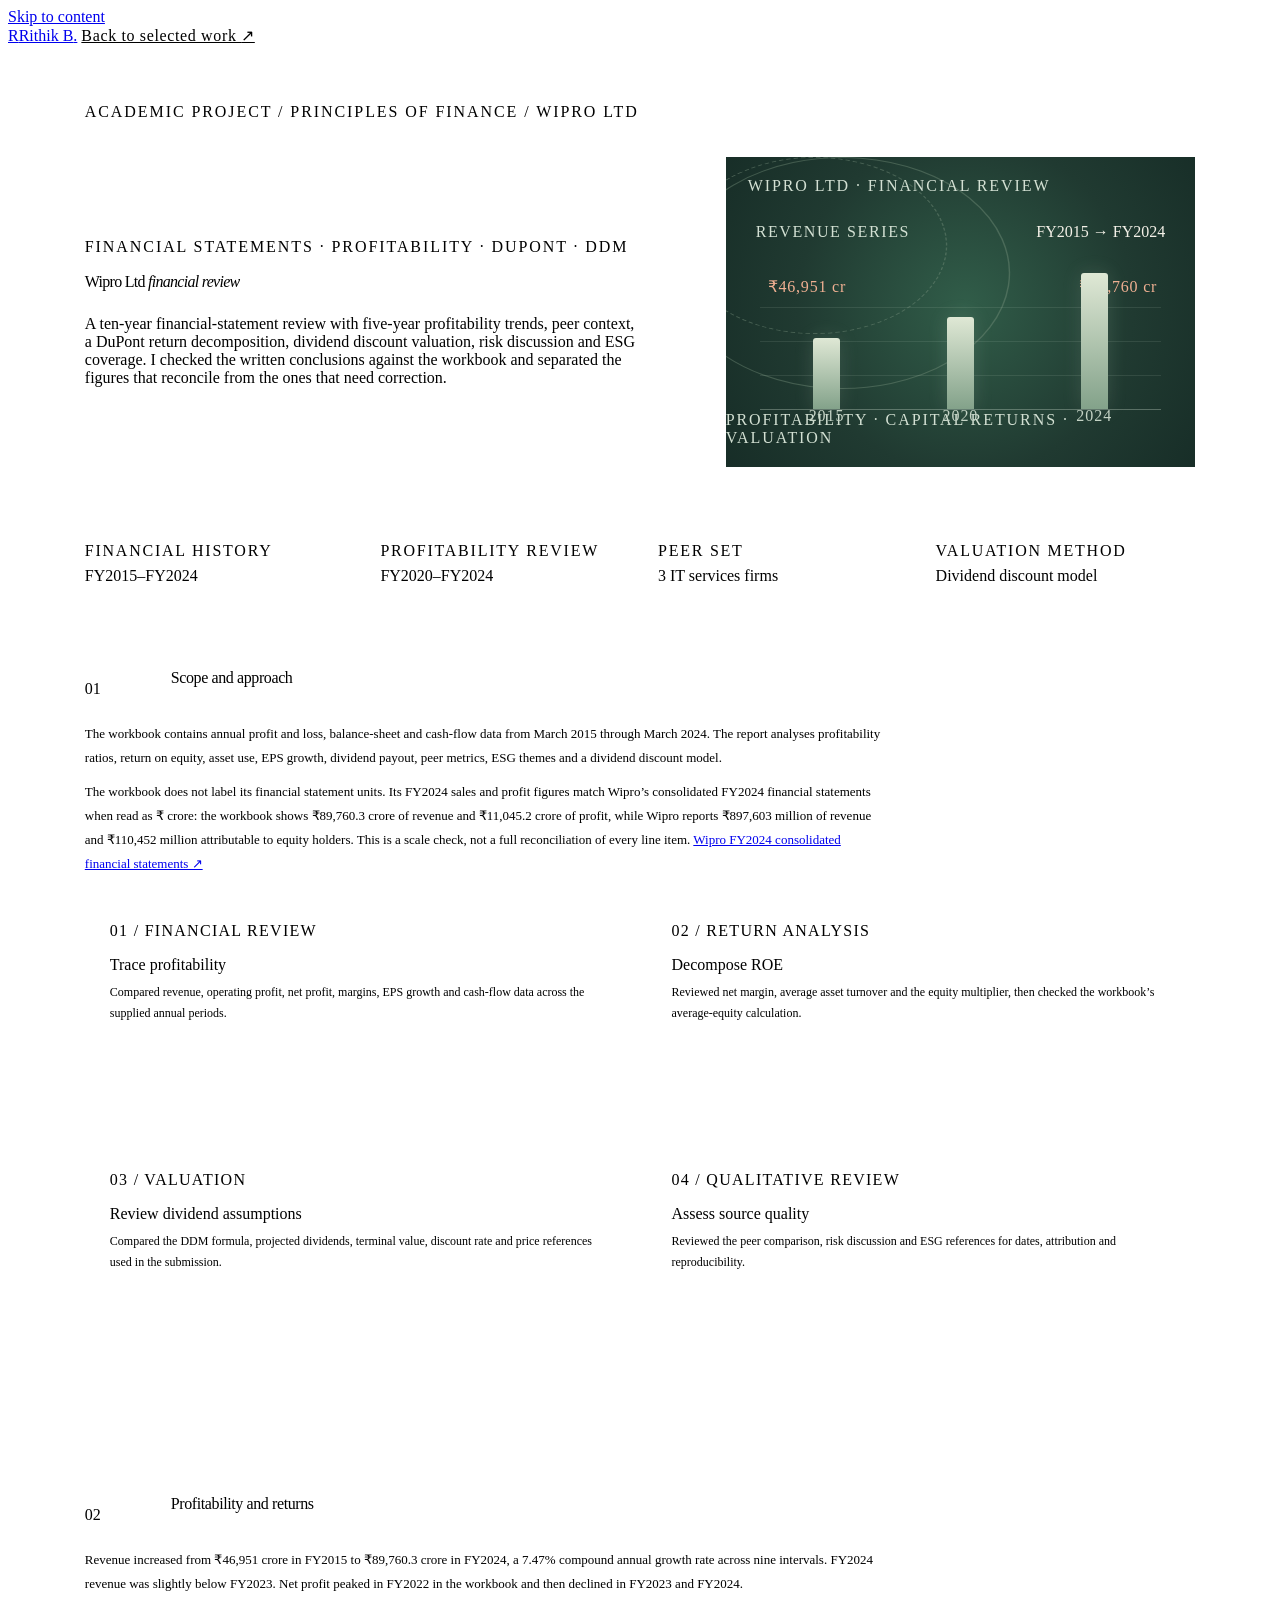
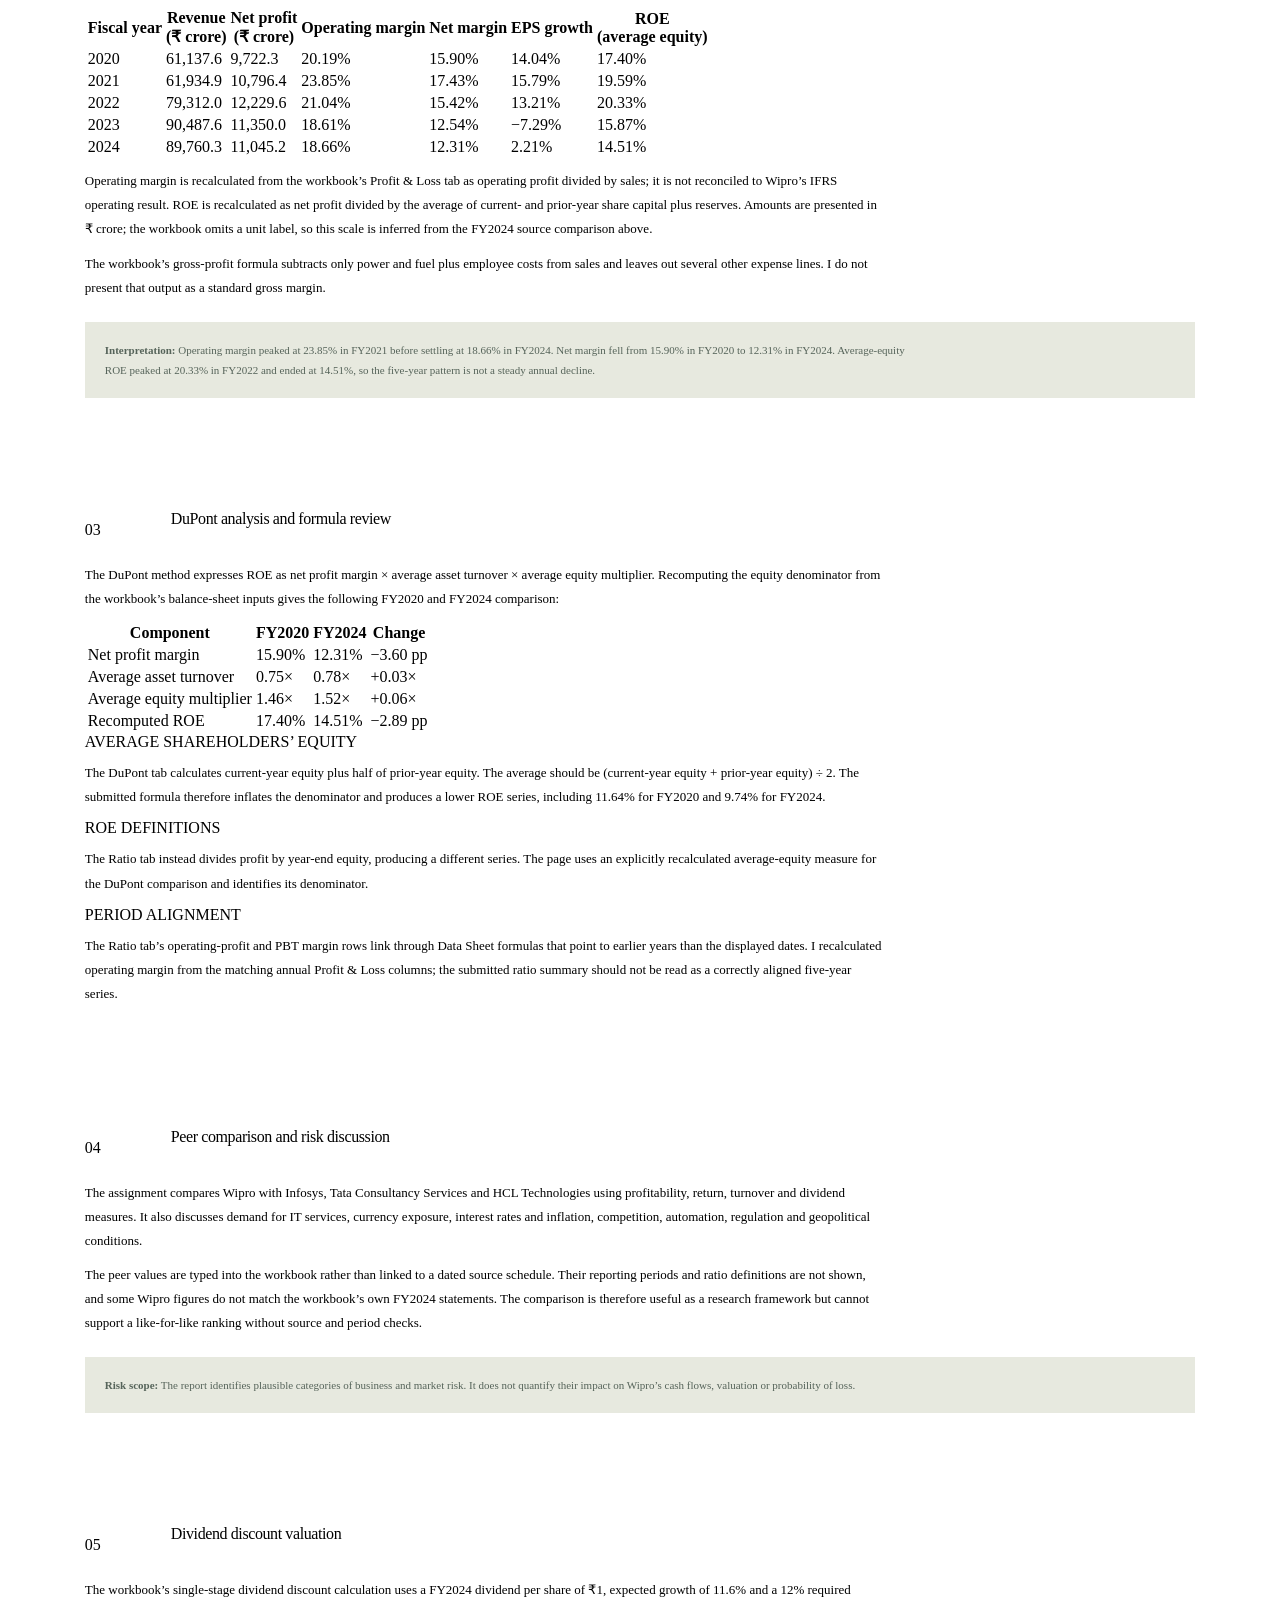
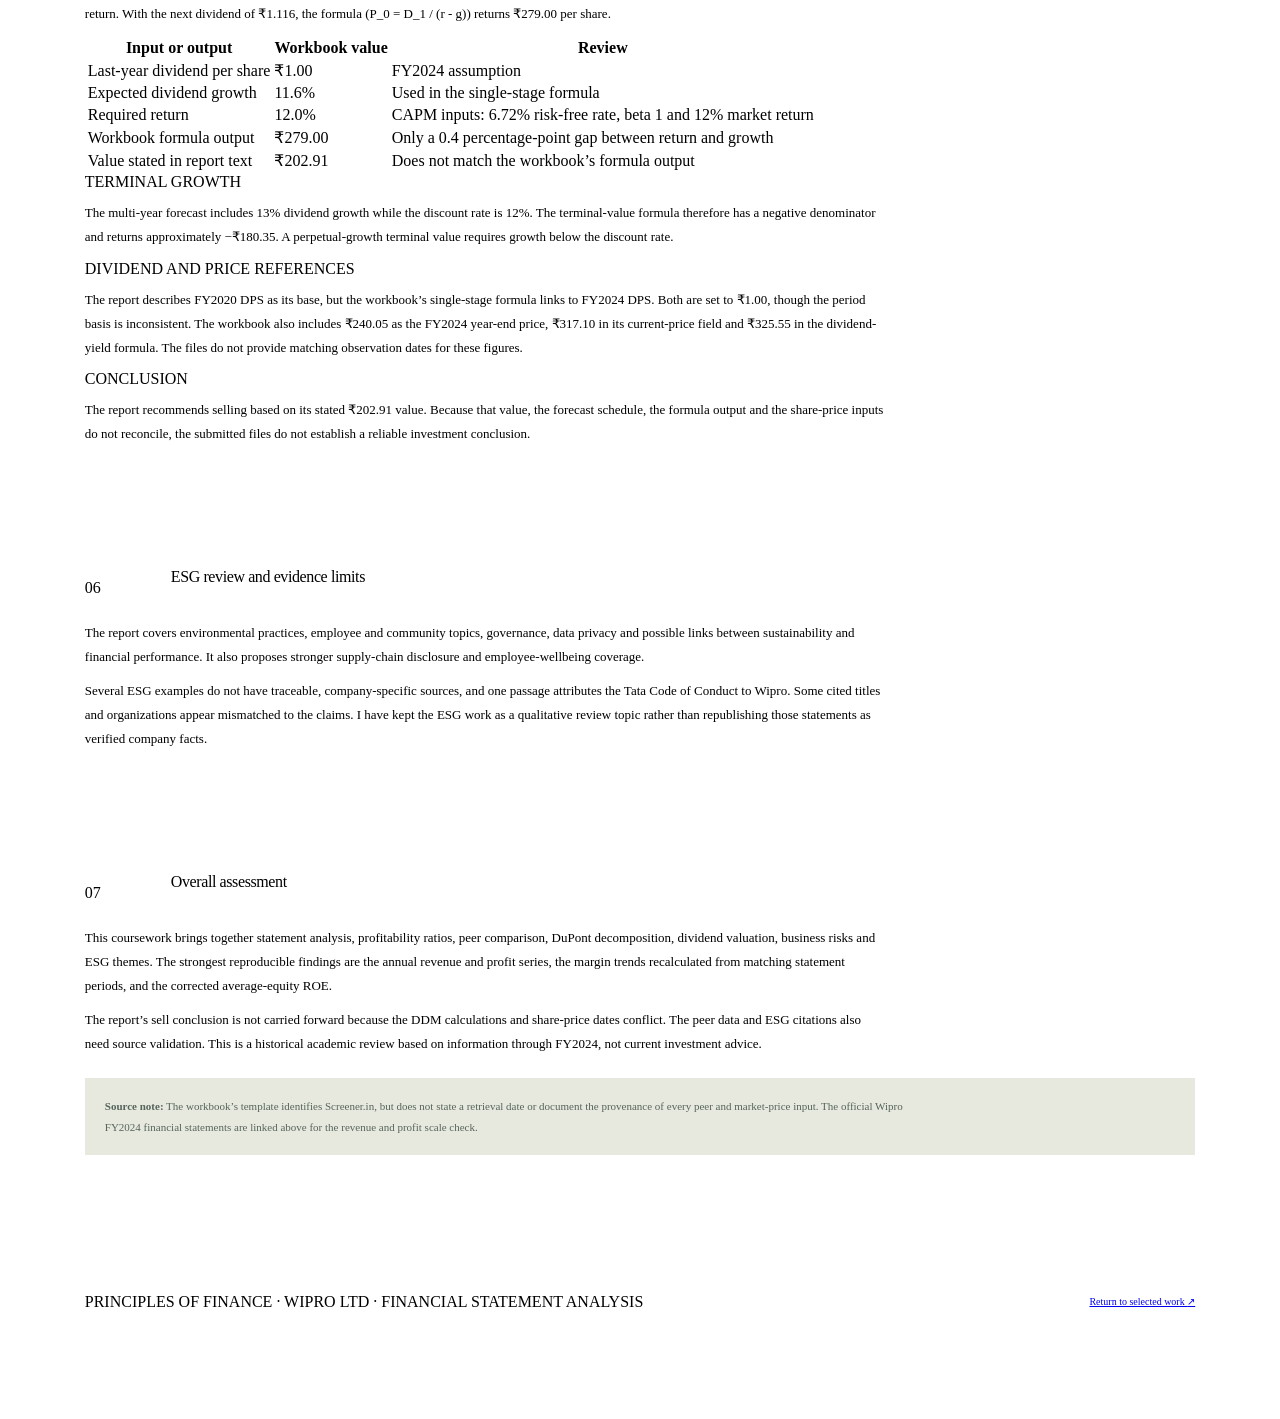
<file: projects/wipro-financial-analysis/index.html>
<!doctype html>
<html lang="en">
  <head>
    <meta charset="utf-8" />
    <meta name="viewport" content="width=device-width, initial-scale=1" />
    <meta name="theme-color" content="#f5f3ec" />
    <meta name="description" content="A reviewed Wipro Ltd financial analysis covering profitability, DuPont ROE, peer context, dividend valuation and ESG research." />
    <title>Wipro Ltd Financial Analysis &amp; DDM Valuation — Rithik Besare</title>
    <link rel="stylesheet" href="../../project-detail.css" />
    <link rel="stylesheet" href="wipro.css" />
    <script src="../../script.js" defer></script>
  </head>
  <body>
    <a class="skip-link" href="#main">Skip to content</a>
    <header class="site-header">
      <a class="wordmark" href="../../" aria-label="Rithik Besare home"><span class="wordmark-mark">R</span><span>Rithik B<span class="wordmark-dot">.</span></span></a>
      <a class="project-back" href="../../#work">Back to selected work <span aria-hidden="true">↗</span></a>
    </header>

    <main id="main" class="project-detail">
      <p class="detail-breadcrumb">Academic project / Principles of finance / Wipro Ltd</p>
      <section class="detail-hero" aria-labelledby="project-title">
        <div>
          <p class="detail-kicker">FINANCIAL STATEMENTS · PROFITABILITY · DUPONT · DDM</p>
          <h1 id="project-title">Wipro Ltd <em>financial review</em></h1>
          <p class="detail-lede">A ten-year financial-statement review with five-year profitability trends, peer context, a DuPont return decomposition, dividend discount valuation, risk discussion and ESG coverage. I checked the written conclusions against the workbook and separated the figures that reconcile from the ones that need correction.</p>
        </div>
        <div class="detail-cover wipro-cover" role="img" aria-label="Illustration of Wipro revenue increasing between financial year 2015 and financial year 2024">
          <span class="detail-cover-label top">WIPRO LTD · FINANCIAL REVIEW</span>
          <div class="wipro-cover-title"><span>REVENUE SERIES</span><strong>FY2015 → FY2024</strong></div>
          <div class="wipro-cover-chart" aria-hidden="true">
            <div class="wipro-gridline grid-one"></div><div class="wipro-gridline grid-two"></div><div class="wipro-gridline grid-three"></div>
            <div class="wipro-bar bar-2015"><i></i><span>2015</span></div>
            <div class="wipro-bar bar-2020"><i></i><span>2020</span></div>
            <div class="wipro-bar bar-2024"><i></i><span>2024</span></div>
            <div class="wipro-chart-label label-start">₹46,951 cr</div><div class="wipro-chart-label label-end">₹89,760 cr</div>
          </div>
          <span class="detail-cover-label bottom">PROFITABILITY · CAPITAL RETURNS · VALUATION</span>
        </div>
      </section>

      <div class="detail-facts" aria-label="Project details">
        <div class="detail-fact"><span>Financial history</span><b>FY2015–FY2024</b></div>
        <div class="detail-fact"><span>Profitability review</span><b>FY2020–FY2024</b></div>
        <div class="detail-fact"><span>Peer set</span><b>3 IT services firms</b></div>
        <div class="detail-fact"><span>Valuation method</span><b>Dividend discount model</b></div>
      </div>

      <section class="detail-section">
        <div class="detail-section-heading"><span class="detail-section-number">01</span><h2>Scope and approach</h2></div>
        <p>The workbook contains annual profit and loss, balance-sheet and cash-flow data from March 2015 through March 2024. The report analyses profitability ratios, return on equity, asset use, EPS growth, dividend payout, peer metrics, ESG themes and a dividend discount model.</p>
        <p>The workbook does not label its financial statement units. Its FY2024 sales and profit figures match Wipro’s consolidated FY2024 financial statements when read as ₹ crore: the workbook shows ₹89,760.3 crore of revenue and ₹11,045.2 crore of profit, while Wipro reports ₹897,603 million of revenue and ₹110,452 million attributable to equity holders. This is a scale check, not a full reconciliation of every line item. <a href="https://www.wipro.com/content/dam/nexus/en/investor/quarterly-results/2023-2024/q4fy24/consolidated-financial-statement-q4fy24.pdf" target="_blank" rel="noreferrer">Wipro FY2024 consolidated financial statements ↗</a></p>
        <div class="detail-theme-grid">
          <article class="detail-theme"><span class="theme-index">01 / FINANCIAL REVIEW</span><h3>Trace profitability</h3><p>Compared revenue, operating profit, net profit, margins, EPS growth and cash-flow data across the supplied annual periods.</p></article>
          <article class="detail-theme"><span class="theme-index">02 / RETURN ANALYSIS</span><h3>Decompose ROE</h3><p>Reviewed net margin, average asset turnover and the equity multiplier, then checked the workbook’s average-equity calculation.</p></article>
          <article class="detail-theme"><span class="theme-index">03 / VALUATION</span><h3>Review dividend assumptions</h3><p>Compared the DDM formula, projected dividends, terminal value, discount rate and price references used in the submission.</p></article>
          <article class="detail-theme"><span class="theme-index">04 / QUALITATIVE REVIEW</span><h3>Assess source quality</h3><p>Reviewed the peer comparison, risk discussion and ESG references for dates, attribution and reproducibility.</p></article>
        </div>
      </section>

      <section class="detail-section">
        <div class="detail-section-heading"><span class="detail-section-number">02</span><h2>Profitability and returns</h2></div>
        <p>Revenue increased from ₹46,951 crore in FY2015 to ₹89,760.3 crore in FY2024, a 7.47% compound annual growth rate across nine intervals. FY2024 revenue was slightly below FY2023. Net profit peaked in FY2022 in the workbook and then declined in FY2023 and FY2024.</p>
        <div class="detail-table-wrap">
          <table class="detail-value-table wipro-results-table">
            <thead><tr><th scope="col">Fiscal year</th><th scope="col">Revenue<br />(₹ crore)</th><th scope="col">Net profit<br />(₹ crore)</th><th scope="col">Operating margin</th><th scope="col">Net margin</th><th scope="col">EPS growth</th><th scope="col">ROE<br />(average equity)</th></tr></thead>
            <tbody>
              <tr><td>2020</td><td>61,137.6</td><td>9,722.3</td><td>20.19%</td><td>15.90%</td><td>14.04%</td><td>17.40%</td></tr>
              <tr><td>2021</td><td>61,934.9</td><td>10,796.4</td><td>23.85%</td><td>17.43%</td><td>15.79%</td><td>19.59%</td></tr>
              <tr><td>2022</td><td>79,312.0</td><td>12,229.6</td><td>21.04%</td><td>15.42%</td><td>13.21%</td><td>20.33%</td></tr>
              <tr><td>2023</td><td>90,487.6</td><td>11,350.0</td><td>18.61%</td><td>12.54%</td><td>−7.29%</td><td>15.87%</td></tr>
              <tr><td>2024</td><td>89,760.3</td><td>11,045.2</td><td>18.66%</td><td>12.31%</td><td>2.21%</td><td>14.51%</td></tr>
            </tbody>
          </table>
        </div>
        <p class="detail-caption">Operating margin is recalculated from the workbook’s Profit &amp; Loss tab as operating profit divided by sales; it is not reconciled to Wipro’s IFRS operating result. ROE is recalculated as net profit divided by the average of current- and prior-year share capital plus reserves. Amounts are presented in ₹ crore; the workbook omits a unit label, so this scale is inferred from the FY2024 source comparison above.</p>
        <p class="detail-caption">The workbook’s gross-profit formula subtracts only power and fuel plus employee costs from sales and leaves out several other expense lines. I do not present that output as a standard gross margin.</p>
        <div class="detail-note"><p><strong>Interpretation:</strong> Operating margin peaked at 23.85% in FY2021 before settling at 18.66% in FY2024. Net margin fell from 15.90% in FY2020 to 12.31% in FY2024. Average-equity ROE peaked at 20.33% in FY2022 and ended at 14.51%, so the five-year pattern is not a steady annual decline.</p></div>
      </section>

      <section class="detail-section">
        <div class="detail-section-heading"><span class="detail-section-number">03</span><h2>DuPont analysis and formula review</h2></div>
        <p>The DuPont method expresses ROE as net profit margin × average asset turnover × average equity multiplier. Recomputing the equity denominator from the workbook’s balance-sheet inputs gives the following FY2020 and FY2024 comparison:</p>
        <div class="detail-table-wrap">
          <table class="detail-value-table">
            <thead><tr><th scope="col">Component</th><th scope="col">FY2020</th><th scope="col">FY2024</th><th scope="col">Change</th></tr></thead>
            <tbody>
              <tr><td>Net profit margin</td><td>15.90%</td><td>12.31%</td><td>−3.60 pp</td></tr>
              <tr><td>Average asset turnover</td><td>0.75×</td><td>0.78×</td><td>+0.03×</td></tr>
              <tr><td>Average equity multiplier</td><td>1.46×</td><td>1.52×</td><td>+0.06×</td></tr>
              <tr><td>Recomputed ROE</td><td>17.40%</td><td>14.51%</td><td>−2.89 pp</td></tr>
            </tbody>
          </table>
        </div>
        <div class="detail-validation-list">
          <article><span>AVERAGE SHAREHOLDERS’ EQUITY</span><p>The DuPont tab calculates current-year equity plus half of prior-year equity. The average should be (current-year equity + prior-year equity) ÷ 2. The submitted formula therefore inflates the denominator and produces a lower ROE series, including 11.64% for FY2020 and 9.74% for FY2024.</p></article>
          <article><span>ROE DEFINITIONS</span><p>The Ratio tab instead divides profit by year-end equity, producing a different series. The page uses an explicitly recalculated average-equity measure for the DuPont comparison and identifies its denominator.</p></article>
          <article><span>PERIOD ALIGNMENT</span><p>The Ratio tab’s operating-profit and PBT margin rows link through Data Sheet formulas that point to earlier years than the displayed dates. I recalculated operating margin from the matching annual Profit &amp; Loss columns; the submitted ratio summary should not be read as a correctly aligned five-year series.</p></article>
        </div>
      </section>

      <section class="detail-section">
        <div class="detail-section-heading"><span class="detail-section-number">04</span><h2>Peer comparison and risk discussion</h2></div>
        <p>The assignment compares Wipro with Infosys, Tata Consultancy Services and HCL Technologies using profitability, return, turnover and dividend measures. It also discusses demand for IT services, currency exposure, interest rates and inflation, competition, automation, regulation and geopolitical conditions.</p>
        <p>The peer values are typed into the workbook rather than linked to a dated source schedule. Their reporting periods and ratio definitions are not shown, and some Wipro figures do not match the workbook’s own FY2024 statements. The comparison is therefore useful as a research framework but cannot support a like-for-like ranking without source and period checks.</p>
        <div class="detail-note"><p><strong>Risk scope:</strong> The report identifies plausible categories of business and market risk. It does not quantify their impact on Wipro’s cash flows, valuation or probability of loss.</p></div>
      </section>

      <section class="detail-section">
        <div class="detail-section-heading"><span class="detail-section-number">05</span><h2>Dividend discount valuation</h2></div>
        <p>The workbook’s single-stage dividend discount calculation uses a FY2024 dividend per share of ₹1, expected growth of 11.6% and a 12% required return. With the next dividend of ₹1.116, the formula (P_0 = D_1 / (r - g)) returns ₹279.00 per share.</p>
        <div class="detail-table-wrap">
          <table class="detail-value-table">
            <thead><tr><th scope="col">Input or output</th><th scope="col">Workbook value</th><th scope="col">Review</th></tr></thead>
            <tbody>
              <tr><td>Last-year dividend per share</td><td>₹1.00</td><td>FY2024 assumption</td></tr>
              <tr><td>Expected dividend growth</td><td>11.6%</td><td>Used in the single-stage formula</td></tr>
              <tr><td>Required return</td><td>12.0%</td><td>CAPM inputs: 6.72% risk-free rate, beta 1 and 12% market return</td></tr>
              <tr><td>Workbook formula output</td><td>₹279.00</td><td>Only a 0.4 percentage-point gap between return and growth</td></tr>
              <tr><td>Value stated in report text</td><td>₹202.91</td><td>Does not match the workbook’s formula output</td></tr>
            </tbody>
          </table>
        </div>
        <div class="detail-validation-list">
          <article><span>TERMINAL GROWTH</span><p>The multi-year forecast includes 13% dividend growth while the discount rate is 12%. The terminal-value formula therefore has a negative denominator and returns approximately −₹180.35. A perpetual-growth terminal value requires growth below the discount rate.</p></article>
          <article><span>DIVIDEND AND PRICE REFERENCES</span><p>The report describes FY2020 DPS as its base, but the workbook’s single-stage formula links to FY2024 DPS. Both are set to ₹1.00, though the period basis is inconsistent. The workbook also includes ₹240.05 as the FY2024 year-end price, ₹317.10 in its current-price field and ₹325.55 in the dividend-yield formula. The files do not provide matching observation dates for these figures.</p></article>
          <article><span>CONCLUSION</span><p>The report recommends selling based on its stated ₹202.91 value. Because that value, the forecast schedule, the formula output and the share-price inputs do not reconcile, the submitted files do not establish a reliable investment conclusion.</p></article>
        </div>
      </section>

      <section class="detail-section">
        <div class="detail-section-heading"><span class="detail-section-number">06</span><h2>ESG review and evidence limits</h2></div>
        <p>The report covers environmental practices, employee and community topics, governance, data privacy and possible links between sustainability and financial performance. It also proposes stronger supply-chain disclosure and employee-wellbeing coverage.</p>
        <p>Several ESG examples do not have traceable, company-specific sources, and one passage attributes the Tata Code of Conduct to Wipro. Some cited titles and organizations appear mismatched to the claims. I have kept the ESG work as a qualitative review topic rather than republishing those statements as verified company facts.</p>
      </section>

      <section class="detail-section">
        <div class="detail-section-heading"><span class="detail-section-number">07</span><h2>Overall assessment</h2></div>
        <p>This coursework brings together statement analysis, profitability ratios, peer comparison, DuPont decomposition, dividend valuation, business risks and ESG themes. The strongest reproducible findings are the annual revenue and profit series, the margin trends recalculated from matching statement periods, and the corrected average-equity ROE.</p>
        <p>The report’s sell conclusion is not carried forward because the DDM calculations and share-price dates conflict. The peer data and ESG citations also need source validation. This is a historical academic review based on information through FY2024, not current investment advice.</p>
        <div class="detail-note"><p><strong>Source note:</strong> The workbook’s template identifies Screener.in, but does not state a retrieval date or document the provenance of every peer and market-price input. The official Wipro FY2024 financial statements are linked above for the revenue and profit scale check.</p></div>
      </section>

      <footer class="detail-footer"><p>PRINCIPLES OF FINANCE · WIPRO LTD · FINANCIAL STATEMENT ANALYSIS</p><a class="button button-dark" href="../../#work">Return to selected work <span aria-hidden="true">↗</span></a></footer>
    </main>
  </body>
</html>
</file>
<file: styles.css>
:root{--paper:#f5f3ec;--paper-2:#ebe9df;--surface:#fffdf8;--ink:#202b25;--muted:#74786e;--green:#315d49;--green-dark:#203e31;--coral:#d98a69;--line:#d9d8ce;--shadow:0 16px 45px rgba(38,49,41,.08);--serif:'Playfair Display',Georgia,serif;--sans:'DM Sans',Arial,sans-serif;--mono:'DM Mono',monospace;color-scheme:light}
*{box-sizing:border-box}html{scroll-behavior:smooth;scroll-padding-top:88px}body{margin:0;background:var(--paper);color:var(--ink);font:16px/1.6 var(--sans);-webkit-font-smoothing:antialiased}a{color:inherit;text-decoration:none}button{font:inherit;color:inherit}.skip-link{position:absolute;top:-60px;left:18px;z-index:99;padding:10px 16px;background:var(--ink);color:white}.skip-link:focus{top:12px}.site-header{height:78px;padding:0 max(calc((100vw - 1240px)/2),6vw);display:flex;align-items:center;justify-content:space-between;border-bottom:1px solid rgba(217,216,206,.6);position:sticky;top:0;background:color-mix(in srgb,var(--paper) 92%,transparent);backdrop-filter:blur(16px);z-index:20}.wordmark{display:flex;align-items:center;gap:10px;font-size:14px;font-weight:700;letter-spacing:-.03em}.wordmark-mark{width:28px;height:28px;border:1px solid var(--green);color:var(--green);border-radius:50%;display:grid;place-items:center;font:italic 16px var(--serif)}.wordmark-dot{color:var(--coral)}.site-nav{display:flex;align-items:center;gap:34px;font-size:12px;font-weight:600}.site-nav>a{transition:color .2s}.site-nav>a:hover,.hero-socials a:hover,.text-link:hover{color:var(--green)}.theme-toggle,.menu-toggle{border:0;background:transparent;cursor:pointer}.theme-toggle{font-size:22px;padding:6px;color:var(--green)}.menu-toggle{display:none}.section-wrap{max-width:1240px;margin:0 auto;padding-left:6vw;padding-right:6vw}.hero{position:relative;min-height:640px;padding-top:78px;padding-bottom:84px;display:grid;grid-template-columns:1fr .95fr;align-items:center;gap:5vw}.eyebrow{font:10px var(--mono);letter-spacing:.12em;color:var(--muted);display:flex;align-items:center;gap:11px;margin:0 0 23px}.eyebrow-line{width:27px;height:1px;background:var(--coral);display:inline-block}.eyebrow-separator{color:#c0bfb5;margin:0 2px}.hero-kicker{font:italic 17px var(--serif);margin:0 0 10px;color:#73786f}.hero-kicker span{color:var(--green);font-weight:600}.hero h1,.section-heading h2,.about-copy h2,.toolkit-title h2,.contact-inner h2{font:500 clamp(45px,5vw,70px)/1.09 var(--serif);letter-spacing:-.04em;margin:0}.hero h1 em,.section-heading h2 em,.about-copy h2 em,.toolkit-title h2 em,.contact-inner h2 em{color:var(--green);font-weight:500}.hero-description{font-size:15px;color:#646b62;max-width:470px;margin:24px 0 25px;line-height:1.8}.hero-description strong{color:var(--ink);font-weight:600}.hero-actions{display:flex;align-items:center;gap:26px}.button{display:inline-flex;align-items:center;justify-content:center;gap:28px;padding:14px 19px;font-size:12px;font-weight:600;transition:transform .2s,background .2s}.button:hover{transform:translateY(-2px)}.button-dark{background:var(--green);color:#fffdf8}.button-dark:hover{background:var(--green-dark)}.button span,.text-link span{font-size:16px}.text-link{font-size:12px;font-weight:600;border-bottom:1px solid var(--line);padding-bottom:5px;transition:color .2s}.hero-socials{display:flex;align-items:center;gap:20px;margin-top:38px;font:9px var(--mono);text-transform:uppercase;letter-spacing:.08em;color:var(--muted)}.hero-socials a span{color:var(--coral)}.hero-socials>span{margin-left:auto}.hero-art{position:relative;min-height:450px;background:#e5e9dc;overflow:hidden;display:flex;align-items:center;justify-content:center;color:var(--green);isolation:isolate}.hero-art:before{content:'';position:absolute;width:440px;height:440px;border-radius:50%;background:#d9e2d2;top:10px;right:0;z-index:-1}.art-topline{position:absolute;top:25px;left:27px;right:27px;display:flex;justify-content:space-between;font:9px var(--mono);letter-spacing:.12em;color:#687869}.chart-art{width:100%;height:auto;max-height:390px;margin-top:30px}.art-label{position:absolute;z-index:2;background:var(--surface);padding:8px 12px;font:10px var(--mono);box-shadow:0 7px 24px #203e3114}.art-label-one{left:9%;top:35%}.art-label-dot{display:inline-block;width:7px;height:7px;border-radius:50%;background:var(--coral);margin-right:7px}.art-label-two{right:8%;bottom:25%;color:var(--green)}.art-caption{position:absolute;bottom:20px;left:27px;right:27px;display:flex;gap:11px;align-items:center;font:9px var(--mono);letter-spacing:.04em;color:#687869}.caption-number{color:var(--coral)}.caption-rule{height:1px;background:#b8c1b4;flex:1}.scroll-cue{position:absolute;left:6vw;bottom:22px;display:flex;align-items:center;gap:10px;text-transform:uppercase;letter-spacing:.12em;font:9px var(--mono);color:var(--muted)}.scroll-line{width:28px;height:1px;background:var(--coral)}.proof-strip{background:var(--green);color:#f7f5ed;display:flex;align-items:center;justify-content:center;gap:clamp(35px,8vw,115px);padding:26px 6vw;min-height:112px}.proof-item{display:flex;align-items:center;gap:13px}.proof-value{font:italic 30px var(--serif);color:#f4c4a7}.proof-label{font-size:10px;line-height:1.45;color:#d5dfd5}.proof-note{max-width:140px;border-left:1px solid #ffffff47;padding-left:16px;font-size:9px;line-height:1.6;color:#bfcdbf}.section{padding-top:118px;padding-bottom:118px}.section-heading{display:flex;align-items:flex-end;justify-content:space-between;gap:30px;margin-bottom:50px}.section-heading .eyebrow{margin-bottom:17px}.section-heading h2,.about-copy h2,.toolkit-title h2{font-size:clamp(38px,4.1vw,56px)}.section-intro{max-width:330px;margin:0 2vw 6px 0;font-size:13px;line-height:1.8;color:var(--muted)}.filter-row{display:flex;gap:9px;align-items:center;margin-bottom:22px;font:10px var(--mono);color:var(--muted)}.filter-row>span{margin-right:5px}.filter-chip{border:1px solid var(--line);background:transparent;padding:8px 12px;font:10px var(--mono);cursor:pointer;color:var(--muted);transition:all .2s}.filter-chip span{padding-left:9px;color:#dca185}.filter-chip.is-active,.filter-chip:hover{border-color:var(--green);background:var(--green);color:#fff}.project-grid{display:grid;grid-template-columns:1fr 1fr;gap:45px 26px}.project-card{min-width:0}.project-feature{grid-column:span 2;display:grid;grid-template-columns:1.08fr .92fr;gap:35px;align-items:center}.project-visual{position:relative;display:block;overflow:hidden;min-height:275px;transition:transform .3s,box-shadow .3s}.project-visual:hover{transform:translateY(-4px);box-shadow:var(--shadow)}.visual-retail{min-height:365px;background:#e5e9dc;padding:22px 28px}.visual-head{display:flex;justify-content:space-between;color:#6d796d;font:9px var(--mono);letter-spacing:.11em}.visual-dashboard{max-width:470px;margin:27px auto 0;background:#fffdf9;box-shadow:0 8px 25px #344b3913;padding:20px 22px 13px}.dash-title{font-size:16px;font-weight:700;letter-spacing:-.04em}.dash-title span{display:block;font:9px var(--mono);color:#8c9288;margin-top:2px}.dash-metrics{display:grid;grid-template-columns:repeat(3,1fr);margin:17px 0 18px;gap:10px}.dash-metrics>div{border-left:1px solid #daddd4;padding-left:10px}.dash-metrics small,.dash-metrics i{display:block;font-size:8px;color:#8c9288;font-style:normal}.dash-metrics b{font:500 20px var(--serif);display:block;margin:3px 0}.dash-chart{height:113px;display:flex;border-bottom:1px solid #daddd4;position:relative}.chart-axis{display:flex;flex-direction:column;justify-content:space-between;padding:1px 10px 5px 0;font:7px var(--mono);color:#9ca198}.bar-set{display:flex;align-items:end;justify-content:space-around;gap:9px;width:100%;background:repeating-linear-gradient(to bottom,transparent 0,transparent 27px,#eaede6 28px,#eaede6 29px)}.bar-set i{width:8%;height:var(--h);background:#b9c9b3;display:block;position:relative}.bar-set i:nth-child(3n){background:#d98a69}.dash-footer{display:flex;justify-content:space-between;padding-top:10px;color:#748071;font:7px var(--mono);letter-spacing:.05em}.project-copy{padding:6px 2px}.project-meta{font:9px var(--mono);letter-spacing:.1em;color:var(--muted);margin:0 0 12px}.project-copy h3{font:500 24px/1.2 var(--serif);letter-spacing:-.02em;margin:0 0 10px}.project-copy>p:not(.project-meta){font-size:12px;color:var(--muted);max-width:490px;margin:0 0 16px;line-height:1.75}.tag-row{display:flex;flex-wrap:wrap;gap:7px;margin:14px 0}.tag-row span{border:1px solid var(--line);padding:5px 8px;font:8px var(--mono);color:var(--muted);letter-spacing:.04em}.project-link{display:inline-flex;align-items:center;gap:18px;margin-top:8px;font-size:11px;font-weight:600;border-bottom:1px solid var(--line);padding-bottom:5px}.project-link span{color:var(--coral);font-size:15px}.visual-customer{background:#e6d7c5;padding:24px 27px;color:#4f3a2c}.quote-mark{font:100px/.8 var(--serif);color:#bd795a;height:60px}.quote-preview{font:500 clamp(27px,3vw,42px)/1.15 var(--serif);margin:20px 0}.quote-preview em{color:#9e543a}.quote-bottom{position:absolute;left:26px;right:26px;bottom:19px;border-top:1px solid #846b5b55;padding-top:12px;display:flex;justify-content:space-between;font:8px var(--mono);letter-spacing:.08em}.quote-stamp{position:absolute;right:28px;top:36px;width:63px;height:63px;border:1px solid #a15d42;border-radius:50%;display:grid;place-items:center;text-align:center;font:8px/1.2 var(--mono);color:#9e543a;transform:rotate(9deg)}.visual-data{background:#dbe4dc;color:var(--green);display:grid;place-items:center}.data-orbit{position:absolute;width:200px;height:200px;border:1px solid #77907d;border-radius:50%;transform:rotate(-30deg) scaleX(1.5)}.orbit-b{transform:rotate(48deg) scaleX(1.5);border-style:dashed;opacity:.6}.data-core{width:100px;height:100px;border-radius:50%;display:grid;place-items:center;text-align:center;background:var(--green);color:#fff;font:10px/1.4 var(--mono);z-index:1;box-shadow:0 0 0 12px #dbe4dc,0 0 0 13px #77907d}.data-node{position:absolute;background:#fffdf8;width:30px;height:30px;border-radius:50%;display:grid;place-items:center;font:9px var(--mono);box-shadow:0 5px 15px #203e311c}.node-a{top:62px;left:22%}.node-b{right:17%;top:47%}.node-c{bottom:51px;left:28%}.visual-model{background:#e7e6dd;padding:24px 27px;color:#5d655a}.model-label{display:flex;justify-content:space-between;font:8px var(--mono);letter-spacing:.12em}.model-equation{display:flex;align-items:center;justify-content:center;gap:14px;margin:74px auto 65px;font:italic 20px var(--serif);color:var(--green)}.model-equation b{font:12px var(--mono);color:#d98a69}.model-equation em{font:italic 27px var(--serif);color:#d98a69}.model-grid{display:flex;gap:7px}.model-grid span{border:1px solid #b9bbae;padding:6px 8px;font:7px var(--mono);letter-spacing:.07em}.about-band{background:var(--paper-2)}.about-inner{padding-top:105px;padding-bottom:108px;display:grid;grid-template-columns:.8fr 1.2fr;gap:10vw}.about-aside{position:relative}.about-monogram{width:min(270px,75%);aspect-ratio:1;border-radius:50%;border:1px solid #c7c9ba;display:grid;place-items:center;margin:45px auto 0;font:italic 125px var(--serif);color:var(--green);position:relative}.about-monogram:before,.about-monogram:after{content:'';position:absolute;inset:14px;border:1px dashed #c7c9ba;border-radius:50%}.about-monogram:after{inset:-12px 28px;transform:rotate(38deg);border-style:solid;border-color:#d1c5b5}.about-monogram span{color:var(--coral)}.about-copy h2{margin-bottom:25px}.about-copy>p{max-width:545px;font-size:13px;line-height:1.85;color:var(--muted)}.about-copy .about-lead{font:500 18px/1.55 var(--serif);color:var(--ink);max-width:440px}.about-copy .text-link{display:inline-block;margin-top:13px}.experience-section{padding-bottom:110px}.timeline{border-top:1px solid var(--line)}.timeline-entry{display:grid;grid-template-columns:200px 1fr;gap:38px;padding:31px 0 34px;border-bottom:1px solid var(--line)}.timeline-date{font:11px var(--mono);color:var(--green)}.timeline-date span{display:block;margin-top:7px;font-size:8px;letter-spacing:.1em;color:#a2a49b}.timeline-type{font:9px var(--mono);letter-spacing:.1em;color:var(--muted);margin:0 0 8px}.timeline-body h3{font:500 23px var(--serif);margin:0 0 8px}.timeline-body>p:not(.timeline-type){font-size:12px;color:var(--muted);max-width:650px;margin:0;line-height:1.8}.timeline-body .tag-row{margin-bottom:0}.capabilities-section{background:#e7e9df;padding:93px 0 98px}.capabilities-section .section-heading{margin-bottom:42px}.capability-grid{display:grid;grid-template-columns:repeat(4,1fr);border-top:1px solid #cfd2c7}.capability-grid article{padding:23px 18px 0 0;border-right:1px solid #cfd2c7}.capability-grid article+article{padding-left:19px}.capability-grid article:last-child{border-right:0}.cap-number{font:9px var(--mono);color:var(--coral)}.capability-grid h3{font:500 18px var(--serif);margin:16px 0 9px}.capability-grid p{font-size:11px;line-height:1.7;color:var(--muted);margin:0;max-width:230px}.toolkit-section{display:grid;grid-template-columns:.7fr 1.3fr;gap:9vw;padding-top:105px;padding-bottom:105px}.toolkit-title h2{font-size:42px}.toolkit-list>div{display:grid;grid-template-columns:180px 1fr;align-items:baseline;padding:17px 0;border-bottom:1px solid var(--line)}.toolkit-list>div:first-child{border-top:1px solid var(--line)}.toolkit-list h3{font:10px var(--mono);color:var(--muted);font-weight:400}.toolkit-list p{font-size:13px;margin:0}.toolkit-list p span{color:var(--coral);padding:0 4px}.contact-section{background:var(--green);color:#f8f5ec}.contact-inner{padding-top:92px;padding-bottom:86px;display:flex;justify-content:space-between;gap:50px}.contact-inner .eyebrow{color:#c1cbbf}.contact-inner h2{font-size:clamp(43px,5vw,65px);margin-bottom:17px}.contact-inner h2 em{color:#efb28f}.contact-inner>div:first-child>p:not(.eyebrow){max-width:430px;font-size:12px;color:#cdd6cc;line-height:1.8;margin:0 0 23px}.button-light{background:#f4f1e8;color:var(--green)}.contact-links{align-self:end;min-width:210px;display:flex;flex-direction:column}.contact-links a{display:flex;justify-content:space-between;padding:12px 0;border-bottom:1px solid #ffffff45;font-size:11px}.contact-links a span{color:#efb28f}.site-footer{min-height:84px;padding:19px max(calc((100vw - 1240px)/2),6vw);display:flex;align-items:center;justify-content:space-between;gap:15px;color:var(--muted)}.site-footer p,.site-footer>span{font:9px var(--mono)}.site-footer .wordmark{color:var(--ink)}[hidden]{display:none!important}
body[data-theme=dark]{--paper:#202a24;--paper-2:#28342c;--surface:#303b33;--ink:#f2f1e7;--muted:#b3b9ad;--green:#94b79a;--green-dark:#728e77;--line:#455047;--shadow:0 16px 45px rgba(0,0,0,.2);color-scheme:dark}body[data-theme=dark] .hero-art{background:#334238}body[data-theme=dark] .hero-art:before{background:#3b5141}body[data-theme=dark] .chart-art circle,body[data-theme=dark] .chart-art path{color:#acc6ac}body[data-theme=dark] .chart-art rect{fill:#394a3e}body[data-theme=dark] .chart-art text{fill:#e1e9de}body[data-theme=dark] .project-visual{filter:brightness(.87)}body[data-theme=dark] .visual-retail{background:#35473a}body[data-theme=dark] .visual-customer{background:#514239;color:#f4dfcf}body[data-theme=dark] .visual-data{background:#34463a}body[data-theme=dark] .visual-model{background:#3b4238}body[data-theme=dark] .visual-retail .visual-dashboard{background:#e9e8dd;color:#24342a}body[data-theme=dark] .data-core{background:#293d31;color:#f4f1e8}body[data-theme=dark] .data-node{background:#e8e9df;color:#24342a}body[data-theme=dark] .button-dark{color:#17251c}body[data-theme=dark] .button-light{color:#263a2e}body[data-theme=dark] .proof-strip{background:#18241d}body[data-theme=dark] .capabilities-section{background:#2c382f}body[data-theme=dark] .about-monogram{color:#a7c5a9}
@media(max-width:900px){.hero{grid-template-columns:1fr .85fr;gap:3vw}.hero-art{min-height:380px}.site-nav{gap:23px}.project-feature{gap:23px}.visual-retail{min-height:330px}.about-inner{gap:6vw}.capability-grid{grid-template-columns:repeat(2,1fr);row-gap:27px}.capability-grid article:nth-child(2){border-right:0}.capability-grid article:nth-child(3){padding-left:0}.toolkit-section{gap:5vw}}
@media(max-width:680px){html{scroll-padding-top:72px}.site-header{height:68px;padding:0 22px}.menu-toggle{display:grid;gap:5px;padding:10px}.menu-toggle span{width:19px;height:1px;background:var(--ink)}.site-nav{display:none;position:absolute;top:67px;left:0;right:0;padding:16px 22px 22px;background:var(--paper);border-bottom:1px solid var(--line);align-items:flex-start;flex-direction:column;gap:15px}.site-nav.is-open{display:flex}.theme-toggle{padding:0}.section-wrap{padding-left:22px;padding-right:22px}.hero{display:flex;flex-direction:column;align-items:stretch;padding-top:55px;padding-bottom:70px;gap:38px}.hero h1{font-size:50px}.hero-description{font-size:14px}.hero-art{min-height:310px}.chart-art{max-height:280px}.art-topline{top:17px;left:18px;right:18px}.art-caption{left:18px;right:18px;bottom:14px}.art-label-one{left:5%;top:33%}.art-label-two{right:5%;bottom:23%}.hero-socials{margin-top:28px;gap:15px}.hero-socials>span{display:none}.scroll-cue{left:22px;bottom:22px}.proof-strip{padding:22px;gap:15px;justify-content:space-between;flex-wrap:wrap}.proof-item{gap:7px}.proof-value{font-size:24px}.proof-label{font-size:8px}.proof-note{width:100%;max-width:none;border-left:0;border-top:1px solid #ffffff47;padding:10px 0 0;margin:0}.section{padding-top:78px;padding-bottom:78px}.section-heading{display:block;margin-bottom:34px}.section-heading h2,.about-copy h2{font-size:43px}.section-intro{margin:18px 0 0;font-size:12px}.filter-row{overflow:auto;white-space:nowrap;padding-bottom:5px}.filter-chip{padding:7px 9px}.project-grid{grid-template-columns:1fr;gap:34px}.project-feature{grid-column:auto;grid-template-columns:1fr;gap:16px}.visual-retail{min-height:300px;padding:18px}.visual-dashboard{margin-top:22px;padding:17px}.project-copy h3{font-size:22px}.project-visual{min-height:260px}.visual-retail{min-height:300px}.about-inner{display:block;padding-top:73px;padding-bottom:77px}.about-aside .eyebrow{margin-bottom:25px}.about-monogram{width:140px;margin:0 0 30px 6px;font-size:65px}.about-copy h2{margin-bottom:19px}.about-copy .about-lead{font-size:17px}.timeline-entry{grid-template-columns:1fr;gap:10px;padding:24px 0}.timeline-date span{display:inline;margin-left:8px}.timeline-body h3{font-size:21px}.capabilities-section{padding:72px 0}.capability-grid{grid-template-columns:1fr 1fr;row-gap:24px}.capability-grid article{padding-right:13px}.capability-grid article+article{padding-left:13px}.capability-grid article:nth-child(odd){padding-left:0}.capability-grid article:nth-child(even){border-right:0}.capability-grid h3{font-size:16px}.toolkit-section{display:block;padding-top:76px;padding-bottom:76px}.toolkit-title{margin-bottom:28px}.toolkit-title h2{font-size:40px}.toolkit-list>div{grid-template-columns:120px 1fr;gap:12px}.toolkit-list h3{font-size:9px}.toolkit-list p{font-size:11px}.contact-inner{display:block;padding-top:73px;padding-bottom:65px}.contact-inner h2{font-size:48px}.contact-inner>div:first-child>p:not(.eyebrow){max-width:350px}.contact-links{margin-top:33px}.site-footer{padding:21px 22px;flex-wrap:wrap}.site-footer p{width:100%;order:3;margin:0}.site-footer>span{font-size:8px}}
@media(prefers-reduced-motion:reduce){*,*::before,*::after{scroll-behavior:auto!important;transition:none!important}}

.visual-governance{background:radial-gradient(circle at 50% 47%,#55745d 0,#315d49 55%,#233d31 100%);padding:22px 25px;color:#f3f4e9;display:flex;flex-direction:column;justify-content:space-between;isolation:isolate}
.visual-governance:before,.visual-governance:after{content:"";position:absolute;width:190px;height:190px;border:1px solid #d9e2d280;border-radius:50%;left:50%;top:50%;transform:translate(-50%,-50%) scaleX(1.45) rotate(27deg);z-index:-1}
.visual-governance:after{width:147px;height:147px;border-style:dashed;transform:translate(-50%,-50%) scaleX(1.5) rotate(-35deg);opacity:.75}
.governance-head,.governance-footer{position:relative;z-index:1;display:flex;justify-content:space-between;font:8px var(--mono);letter-spacing:.09em;color:#d1ddce}
.governance-orbit{position:absolute;left:50%;top:50%;width:88px;height:88px;transform:translate(-50%,-50%);border-radius:50%;background:#f4f1e8;color:#315d49;display:grid;place-items:center;text-align:center;box-shadow:0 0 0 10px #315d49,0 0 0 11px #c9d5c5;font:9px/1.3 var(--mono);z-index:1}
.governance-orbit i{position:absolute;width:11px;height:11px;border-radius:50%;background:#e5a184;border:2px solid #f4f1e8}
.governance-orbit i:first-child{top:-26px;left:5px}.governance-orbit i:nth-child(2){right:-28px;bottom:10px}
.governance-footer{border-top:1px solid #d9e2d266;padding-top:10px}
body[data-theme=dark] .visual-governance{background:radial-gradient(circle at 50% 47%,#49664f 0,#2f4937 58%,#253a2d 100%)}

.visual-swap{background:radial-gradient(circle at 48% 45%,#dbe5dc 0,#e7e9df 52%,#d4ddd5 100%);padding:22px 25px;color:var(--green);display:flex;flex-direction:column;justify-content:space-between}
.swap-head,.swap-foot{display:flex;justify-content:space-between;font:8px var(--mono);letter-spacing:.09em;color:#687869}
.swap-flow{display:flex;align-items:center;justify-content:center;gap:14px}
.swap-leg{width:37%;min-height:82px;background:#fffdf8;border:1px solid #cad4c9;display:flex;flex-direction:column;align-items:center;justify-content:center;gap:4px;box-shadow:0 6px 20px #203e3110}
.swap-leg small,.swap-leg span{font:7px var(--mono);letter-spacing:.08em;color:#8b938a}
.swap-leg b{font:500 19px var(--serif);color:var(--green)}
.swap-arrow{font:18px var(--sans);color:var(--coral)}
.swap-foot{border-top:1px solid #bfcabe;padding-top:10px;color:#687869}
body[data-theme=dark] .visual-swap{background:linear-gradient(140deg,#35473a,#303d34)}
body[data-theme=dark] .swap-leg{background:#e9e8dd;color:#24342a}

.visual-quant{background:radial-gradient(circle at 50% 52%,#284a3c 0,#203a31 62%,#172d27 100%);color:#f3f1e8;padding:22px 25px;display:flex;flex-direction:column;justify-content:space-between}
.visual-quant:before,.visual-quant:after{content:"";position:absolute;inset:24% 8%;border-top:1px solid #c8d7c633;border-bottom:1px solid #c8d7c633}
.visual-quant:after{inset:39% 8%;border:0;border-top:1px dashed #e8b19b88}
.quant-head,.quant-foot{position:relative;z-index:2;display:flex;justify-content:space-between;font:8px var(--mono);letter-spacing:.09em;color:#d1ddce}
.quant-chart{height:140px;position:relative;display:flex;align-items:center;justify-content:space-around;gap:5px;padding:0 6px}
.quant-chart:before{content:"";position:absolute;left:0;right:0;top:50%;border-top:1px dashed #edb9a377}
.quant-chart i{position:relative;z-index:1;width:5%;height:var(--bar);background:linear-gradient(180deg,#e6a584,#bb856d);border-radius:2px 2px 0 0;transform:translateY(14%);box-shadow:0 0 14px #dc9f7a22}
.quant-chart i:nth-child(even){transform:translateY(-14%) scaleY(-1);background:linear-gradient(180deg,#c8d9c7,#789782)}
.quant-chart b{position:absolute;left:4%;right:4%;top:50%;height:1px;background:#f0c4ab55;z-index:0}
.quant-foot{border-top:1px solid #d9e2d266;padding-top:10px}
body[data-theme=dark] .visual-quant{background:radial-gradient(circle at 50% 52%,#395344 0,#293f33 62%,#20352b 100%)}

.visual-investment{background:radial-gradient(circle at 52% 52%,#294b3d 0,#203a31 58%,#172d27 100%);color:#f3f1e8;padding:22px 25px;display:flex;flex-direction:column;justify-content:space-between}
.invest-head,.invest-foot{position:relative;z-index:2;display:flex;justify-content:space-between;font:8px var(--mono);letter-spacing:.09em;color:#d1ddce}
.invest-bar-chart{height:145px;display:grid;grid-template-columns:repeat(4,1fr);align-items:end;gap:15px;padding:0 16px 19px;position:relative;border-bottom:1px solid #c8d7c655}
.invest-bar-chart:before,.invest-bar-chart:after{content:"";position:absolute;left:0;right:0;border-top:1px solid #c8d7c622;pointer-events:none}
.invest-bar-chart:before{top:33%}.invest-bar-chart:after{top:66%}
.invest-bar-chart>div{height:100%;display:flex;flex-direction:column;justify-content:end;align-items:center;gap:8px;position:relative}
.invest-bar-chart i{display:block;width:min(34px,68%);height:var(--bar-height);background:linear-gradient(180deg,#e7a98a,#ad795f);border-radius:2px 2px 0 0;box-shadow:0 0 18px #d98a6922}
.invest-bar-chart>div:nth-child(2) i{background:linear-gradient(180deg,#d5e3d0,#789782)}
.invest-bar-chart span{position:absolute;bottom:-17px;font:7px var(--mono);letter-spacing:.04em;color:#bdcdbd;white-space:nowrap}
.invest-foot{border-top:1px solid #d9e2d266;padding-top:10px}
body[data-theme=dark] .visual-investment{background:radial-gradient(circle at 52% 52%,#395344 0,#293f33 58%,#20352b 100%)}

.visual-wipro{background:radial-gradient(circle at 50% 50%,#315d49 0,#203a31 58%,#172d27 100%);color:#f3f1e8;padding:22px 25px;display:flex;flex-direction:column;justify-content:space-between;overflow:hidden}
.visual-wipro:before,.visual-wipro:after{content:"";position:absolute;left:8%;right:8%;border-top:1px solid #c8d7c62a;pointer-events:none}
.visual-wipro:before{top:37%}.visual-wipro:after{top:63%}
.wipro-card-head,.wipro-card-foot{position:relative;z-index:2;display:flex;justify-content:space-between;font:8px var(--mono);letter-spacing:.09em;color:#d1ddce}
.wipro-card-bars{height:133px;position:relative;display:flex;align-items:end;justify-content:space-around;padding:0 14px 18px;border-bottom:1px solid #c8d7c655}
.wipro-card-bar{height:100%;width:24%;display:flex;align-items:end;justify-content:center;position:relative}
.wipro-card-bar i{display:block;width:min(34px,50%);height:var(--h);background:linear-gradient(180deg,#dfe8d5,#83a28a);border-radius:3px 3px 0 0;box-shadow:0 0 18px #dbe5d522}
.wipro-card-bar span{position:absolute;bottom:-17px;font:7px var(--mono);letter-spacing:.05em;color:#bdcdbd}
.wipro-card-foot{border-top:1px solid #d9e2d266;padding-top:10px}
body[data-theme=dark] .visual-wipro{background:radial-gradient(circle at 50% 50%,#395344 0,#293f33 58%,#20352b 100%)}

.visual-capm{background:radial-gradient(circle at 88% 16%,#3b6455 0,#29483d 45%,#1c342d 100%);color:#f3f1e8;padding:22px 25px;display:flex;flex-direction:column;justify-content:space-between;overflow:hidden}
.visual-capm:before,.visual-capm:after{content:"";position:absolute;border:1px solid #d7e1d522;border-radius:50%;pointer-events:none}
.visual-capm:before{width:240px;height:240px;right:-110px;top:-115px}.visual-capm:after{width:175px;height:175px;right:-80px;top:-82px}
.capm-card-head,.capm-card-foot{position:relative;z-index:1;display:flex;justify-content:space-between;font:8px var(--mono);letter-spacing:.09em;color:#d1ddce}
.capm-card-title{position:relative;z-index:1;color:#f3f1e8;font:500 26px var(--serif);letter-spacing:-.03em}
.capm-card-title b{padding-left:7px;color:#e6ad84;font:italic 36px var(--serif)}
.capm-card-chart{position:relative;z-index:1;display:grid;gap:9px}
.capm-card-chart>div{display:grid;grid-template-columns:74px 1fr 28px;align-items:center;gap:8px}
.capm-card-chart span{color:#c5d2c7;font:7px var(--mono);letter-spacing:.03em;white-space:nowrap}
.capm-card-chart i{display:block;width:var(--bar-size);height:5px;border-radius:8px;background:linear-gradient(90deg,#9cbea7,#e5ac85)}
.capm-card-chart b{color:#f0d2ae;font:600 9px var(--mono);text-align:right}
.capm-card-foot{border-top:1px solid #d9e2d266;padding-top:10px}
body[data-theme=dark] .visual-capm{background:radial-gradient(circle at 88% 16%,#426553 0,#2f4d3d 48%,#243a2e 100%)}
</file>
<file: project-detail.css>
/* Styles for coursework and project detail pages */
.project-back{font:10px var(--mono);letter-spacing:.04em;border-bottom:1px solid var(--line);padding-bottom:5px;color:var(--green)}
.project-detail{max-width:1120px;margin:0 auto;padding:58px 6vw 100px}
.detail-breadcrumb{font:9px var(--mono);letter-spacing:.12em;color:var(--muted);text-transform:uppercase;margin:0 0 26px}
.detail-hero{display:grid;grid-template-columns:1.08fr .92fr;align-items:center;gap:7vw;padding:10px 0 56px}
.detail-kicker{font:10px var(--mono);letter-spacing:.12em;color:var(--green);margin:0 0 17px}
.detail-hero h1{font:500 clamp(42px,6vw,74px)/1.04 var(--serif);letter-spacing:-.045em;margin:0;max-width:670px}
.detail-hero h1 em{font-weight:500;color:var(--green)}
.detail-lede{font:500 17px/1.7 var(--serif);color:var(--muted);max-width:590px;margin:24px 0 0}
.detail-cover{min-height:310px;background:radial-gradient(circle at 50% 45%,#d9e5d7 0,#e5e9dc 47%,#d6dfd3 100%);position:relative;display:grid;place-items:center;overflow:hidden;color:var(--green)}
.detail-cover:before,.detail-cover:after{content:"";position:absolute;width:230px;height:230px;border:1px solid #78917d;border-radius:50%;transform:scaleX(1.45) rotate(28deg)}
.detail-cover:after{width:175px;height:175px;transform:scaleX(1.5) rotate(-35deg);border-style:dashed;opacity:.75}
.detail-cover-core{z-index:1;width:132px;height:132px;border-radius:50%;display:grid;place-items:center;text-align:center;background:var(--green);color:#fffdf8;font:10px/1.5 var(--mono);letter-spacing:.06em;box-shadow:0 0 0 12px #e5e9dc,0 0 0 13px #78917d}
.detail-cover-label{position:absolute;font:8px var(--mono);letter-spacing:.12em;color:#687869}
.detail-cover-label.top{top:20px;left:22px}.detail-cover-label.bottom{right:22px;bottom:20px}
.detail-facts{display:grid;grid-template-columns:repeat(4,1fr);border-top:1px solid var(--line);border-bottom:1px solid var(--line);margin:2px 0 66px}
.detail-fact{padding:17px 16px 18px 0}.detail-fact+.detail-fact{padding-left:18px;border-left:1px solid var(--line)}
.detail-fact span{display:block;font:8px var(--mono);letter-spacing:.11em;text-transform:uppercase;color:var(--muted);margin-bottom:7px}
.detail-fact b{font:500 13px/1.5 var(--sans)}
.detail-section{padding:0 0 58px;margin:0 0 54px;border-bottom:1px solid var(--line)}
.detail-section:last-child{border-bottom:0}
.detail-section-heading{display:grid;grid-template-columns:70px 1fr;gap:16px;margin-bottom:24px}
.detail-section-number{font:10px var(--mono);color:var(--coral);padding-top:11px}
.detail-section h2{font:500 clamp(31px,4vw,44px)/1.15 var(--serif);letter-spacing:-.025em;margin:0}
.detail-section h3{font:500 20px/1.3 var(--serif);margin:0 0 9px}
.detail-section p{font-size:13px;line-height:1.85;color:var(--muted);max-width:800px;margin:10px 0}
.detail-question{font:500 20px/1.55 var(--serif)!important;color:var(--ink)!important;max-width:790px!important}
.detail-theme-grid{display:grid;grid-template-columns:repeat(2,1fr);gap:13px;margin-top:22px}
.detail-theme{background:var(--paper-2);padding:24px 25px 22px;min-height:190px}
.detail-theme .theme-index{font:9px var(--mono);color:var(--coral);letter-spacing:.08em}
.detail-theme h3{margin:16px 0 8px}
.detail-theme p{font-size:12px;margin:0;line-height:1.75}
.detail-callout{border-left:2px solid var(--coral);padding:6px 0 6px 20px;margin:26px 0 0;max-width:790px}
.detail-callout p{font:500 18px/1.6 var(--serif);color:var(--ink);margin:0}
.detail-takeaways{display:grid;grid-template-columns:repeat(3,1fr);gap:22px;margin-top:26px}
.detail-takeaways article{border-top:1px solid var(--line);padding-top:15px}
.detail-takeaways b{font:10px var(--mono);color:var(--green)}
.detail-takeaways p{font-size:12px;margin-top:8px}
.detail-note{background:#e7e9df;padding:18px 20px;margin-top:22px}
.detail-note p{margin:0;color:#56645a;font-size:11px}
.detail-references{list-style:none;counter-reset:refs;padding:0;margin:21px 0 0}
.detail-references li{counter-increment:refs;display:grid;grid-template-columns:28px 1fr;gap:10px;padding:14px 0;border-top:1px solid var(--line);font-size:12px;line-height:1.7;color:var(--muted)}
.detail-references li:before{content:"0" counter(refs);font:9px var(--mono);color:var(--coral);padding-top:4px}
.detail-references a{color:var(--green);text-decoration:underline;text-underline-offset:3px}
.detail-footer{padding-top:26px;display:flex;align-items:center;justify-content:space-between;gap:20px}
.detail-footer p{font:10px var(--mono);color:var(--muted);margin:0}
.detail-footer .button{font-size:10px}
body[data-theme=dark] .detail-cover{background:radial-gradient(circle at 50% 45%,#3b5141 0,#334238 53%,#2d3e33 100%)}
body[data-theme=dark] .detail-cover-core{background:#293d31;color:#f4f1e8;box-shadow:0 0 0 12px #334238,0 0 0 13px #78917d}
body[data-theme=dark] .detail-note{background:#2c382f}
body[data-theme=dark] .detail-note p{color:#c3cec2}
@media(max-width:760px){.detail-hero{grid-template-columns:1fr;gap:35px}.detail-cover{min-height:250px}.detail-facts{grid-template-columns:repeat(2,1fr)}.detail-fact:nth-child(3){border-left:0;padding-left:0;border-top:1px solid var(--line)}.detail-fact:nth-child(4){border-top:1px solid var(--line)}.detail-theme-grid{grid-template-columns:1fr}.detail-takeaways{grid-template-columns:1fr;gap:10px}.detail-theme{min-height:0}.detail-section-heading{grid-template-columns:37px 1fr;gap:10px}.detail-footer{align-items:flex-start;flex-direction:column}}
@media(max-width:680px){.project-detail{padding:37px 22px 70px}.project-back{font-size:9px}.detail-hero{padding-top:0}.detail-hero h1{font-size:48px}.detail-lede{font-size:15px}.detail-facts{margin-bottom:48px}.detail-fact{padding:14px 9px 15px 0}.detail-fact+.detail-fact{padding-left:12px}.detail-section{padding-bottom:40px;margin-bottom:38px}.detail-section h2{font-size:34px}.detail-footer .button{width:100%;justify-content:space-between}}
</file>
<file: projects/capm-indian-equities/capm.css>
.capm-project .detail-hero { gap: clamp(2rem, 5vw, 5rem); }
.capm-cover { position: relative; display: flex; flex-direction: column; justify-content: space-between; min-height: 360px; padding: 1.65rem; overflow: hidden; color: #f8f5ee; background: radial-gradient(circle at 90% 10%, rgba(217, 172, 106, .2), transparent 34%), linear-gradient(145deg, #1c2d34 0%, #243b41 54%, #355b58 100%); }
.capm-cover::after { position: absolute; right: -4.4rem; bottom: -6rem; width: 17rem; height: 17rem; border: 1px solid rgba(248,245,238,.14); border-radius: 50%; box-shadow: 0 0 0 2rem rgba(248,245,238,.035), 0 0 0 4rem rgba(248,245,238,.025); content: ""; pointer-events: none; }
.capm-cover .detail-cover-label { position: relative; z-index: 1; color: #cad7d0; font-size: .65rem; letter-spacing: .16em; }
.capm-cover-title { position: relative; z-index: 1; display: flex; flex-direction: column; gap: .35rem; margin-top: 1.2rem; }
.capm-cover-title span { color: #c8ae82; font-size: .66rem; letter-spacing: .16em; }
.capm-cover-title strong { font-family: var(--font-display, Georgia, serif); font-size: 1.65rem; font-weight: 500; }
.capm-beta-chart { position: relative; z-index: 1; display: grid; gap: .85rem; margin: 1.7rem 0 1.5rem; }
.capm-beta-row { display: grid; grid-template-columns: minmax(7rem, 1.15fr) 2fr 2rem; align-items: center; gap: .65rem; font-size: .69rem; }
.capm-beta-row > span { color: #e2e8e2; }
.capm-beta-row b { color: #f0d19b; font-size: .75rem; font-weight: 600; text-align: right; }
.capm-beta-track { height: .34rem; overflow: hidden; border-radius: 10rem; background: rgba(255,255,255,.17); }
.capm-beta-track i { display: block; width: var(--beta-width); height: 100%; border-radius: inherit; background: linear-gradient(90deg, #94b9a8, #e0b978); }
.capm-callout-grid { display: grid; grid-template-columns: repeat(3, 1fr); gap: 1rem; margin-top: 1.6rem; }
.capm-callout-grid article { min-height: 170px; padding: 1.25rem; border: 1px solid #e5e1d6; background: rgba(255,255,255,.46); }
.capm-callout-grid article > span { color: #8b7353; font-size: .62rem; letter-spacing: .12em; }
.capm-callout-grid h3 { margin: .8rem 0 .45rem; font-family: var(--font-display, Georgia, serif); font-size: 1.2rem; font-weight: 500; }
.capm-callout-grid p { margin: 0; color: #5b625d; font-size: .9rem; line-height: 1.55; }
.capm-equation { display: block; margin: 1.2rem 0; padding: 1.2rem 1.4rem; border-left: 3px solid #b88a54; color: #243c3e; background: #eeece3; font-family: Georgia, serif; font-size: clamp(1rem, 2vw, 1.35rem); line-height: 1.9; }
.capm-equation span { white-space: nowrap; }
.capm-method-note { margin-top: 1.2rem; }
.capm-result-strip { display: grid; grid-template-columns: repeat(4, 1fr); gap: .75rem; margin: 1.5rem 0; }
.capm-result-strip article { display: flex; flex-direction: column; gap: .35rem; min-height: 122px; padding: 1rem 1.1rem; border-top: 2px solid #a47b4a; background: #eeece3; }
.capm-result-strip span { color: #786a56; font-size: .62rem; letter-spacing: .12em; }
.capm-result-strip b { color: #213b3d; font-family: var(--font-display, Georgia, serif); font-size: 1.65rem; font-weight: 500; }
.capm-result-strip small { color: #5c645e; font-size: .75rem; }
.capm-results-table td:nth-child(3), .capm-results-table td:nth-child(4), .capm-results-table td:nth-child(5) { white-space: nowrap; font-variant-numeric: tabular-nums; }
.capm-results-table .capm-alpha-significant { background: #f3ead7; }
.capm-results-table .capm-alpha-significant td:first-child { font-weight: 650; }
.capm-sources ul { padding-left: 1.2rem; }
.capm-sources li { margin: .6rem 0; padding-left: .2rem; line-height: 1.65; }
.capm-sources a { color: #315d54; text-decoration-thickness: 1px; text-underline-offset: .18em; }

@media (max-width: 720px) {
  .capm-cover { min-height: 320px; padding: 1.25rem; }
  .capm-callout-grid { grid-template-columns: 1fr; }
  .capm-callout-grid article { min-height: unset; }
  .capm-result-strip { grid-template-columns: repeat(2, 1fr); }
  .capm-beta-row { grid-template-columns: minmax(6rem, 1.15fr) 2fr 2rem; gap: .45rem; font-size: .63rem; }
}
</file>
<file: projects/financial-time-series-ml/financial-time-series-ml.css>
.analysis-cover{display:block;background:radial-gradient(circle at 55% 45%,#294b3d 0,#203a31 54%,#172d27 100%);color:#f4f1e8}
.analysis-cover:before,.analysis-cover:after{border-color:#78917d;opacity:.5}
.analysis-cover .detail-cover-label{color:#d3e0d3}
.analysis-cover-chart{position:absolute;inset:52px 20px 44px;width:calc(100% - 40px);height:calc(100% - 96px);overflow:visible}
.analysis-cover-chart .chart-grid{fill:none;stroke:#7f9883;stroke-width:1;opacity:.3}
.analysis-cover-chart .chart-zero{fill:none;stroke:#e1b4a6;stroke-width:1.5;stroke-dasharray:5 5;opacity:.8}
.analysis-cover-chart .chart-line{fill:none;stroke:#c3d7c3;stroke-width:3;stroke-linecap:round;stroke-linejoin:round}
.detail-table-wrap{overflow-x:auto;margin:22px 0 10px}
.detail-value-table{width:100%;min-width:620px;border-collapse:collapse;font-size:11px}
.detail-value-table th,.detail-value-table td{text-align:left;padding:13px 12px;border-top:1px solid var(--line)}
.detail-value-table th{font:9px var(--mono);letter-spacing:.08em;text-transform:uppercase;color:var(--muted);background:var(--paper-2)}
.detail-value-table tbody tr:last-child{font-weight:600;background:var(--paper-2)}
.detail-assumption-grid{display:grid;grid-template-columns:repeat(3,1fr);gap:1px;background:var(--line);border:1px solid var(--line);margin:24px 0}
.detail-assumption{background:var(--paper-2);padding:17px 18px;min-height:105px}
.detail-assumption span{display:block;font:8px var(--mono);letter-spacing:.1em;text-transform:uppercase;color:var(--muted);margin-bottom:8px}
.detail-assumption strong{display:block;font:500 19px/1.3 var(--serif);color:var(--ink)}
.detail-assumption small{display:block;font-size:10px;line-height:1.55;color:var(--muted);margin-top:6px}
.detail-validation-list{display:grid;grid-template-columns:repeat(2,1fr);gap:12px;margin:22px 0}
.detail-validation-list article{border-left:2px solid var(--coral);background:var(--paper-2);padding:18px 19px}
.detail-validation-list article span{font:9px var(--mono);letter-spacing:.08em;color:var(--coral)}
.detail-validation-list article p{font-size:11px;line-height:1.75;margin:10px 0 0}
@media(max-width:760px){.detail-assumption-grid{grid-template-columns:repeat(2,1fr)}.detail-validation-list{grid-template-columns:1fr}}
@media(max-width:680px){.detail-assumption{padding:14px 12px;min-height:96px}.detail-assumption strong{font-size:17px}.detail-value-table{min-width:560px}}
</file>
<file: projects/investment-management/investment-management.css>
.investment-cover{display:block;background:radial-gradient(circle at 48% 49%,#294b3d 0,#203a31 55%,#172d27 100%);color:#f4f1e8}
.investment-cover:before,.investment-cover:after{border-color:#78917d;opacity:.45}
.investment-cover .detail-cover-label{color:#d3e0d3}
.investment-chart{position:absolute;inset:51px 18px 42px;width:calc(100% - 36px);height:calc(100% - 93px);overflow:visible}
.allocation-track,.allocation-esg,.allocation-cash{fill:none;stroke-width:17}
.allocation-track{stroke:#78917d55}
.allocation-esg{stroke:#e5a184;stroke-dasharray:164.6 193.5;stroke-dashoffset:0;transform:rotate(-90deg);transform-origin:225px 112px}
.allocation-cash{stroke:#b9d0b8;stroke-dasharray:193.5 164.6;stroke-dashoffset:-164.6;transform:rotate(-90deg);transform-origin:225px 112px}
.allocation-center-top{font:500 20px var(--serif);fill:#f4f1e8}
.allocation-center-bottom{font:8px var(--mono);letter-spacing:.1em;fill:#cfddcf}
.allocation-guide{fill:none;stroke:#c8d7c688;stroke-width:1}
.allocation-grid{fill:none;stroke:#c8d7c633;stroke-width:1}
.allocation-side-label{font:9px var(--mono);letter-spacing:.08em;fill:#e2e8dc}
.allocation-side-note{font:8px var(--mono);letter-spacing:.04em;fill:#c4d3c5}
.detail-caption{margin:4px 0 18px;font-size:10px;line-height:1.7;color:var(--muted)}
.allocation-table{min-width:760px}
.allocation-table tbody tr:last-child{font-weight:400;background:transparent}
.allocation-table tbody tr:last-child td:last-child{font-weight:600;background:var(--paper-2)}
body[data-theme=dark] .investment-cover{background:radial-gradient(circle at 48% 49%,#395344 0,#293f33 58%,#20352b 100%)}
</file>
<file: projects/jd-sports-valuation/jd-sports-valuation.css>
.valuation-cover .detail-cover-core{width:146px;height:146px;font-size:13px;line-height:1.45}
.detail-assumption-grid{display:grid;grid-template-columns:repeat(3,1fr);gap:1px;background:var(--line);border:1px solid var(--line);margin:24px 0}
.detail-assumption{background:var(--paper-2);padding:17px 18px;min-height:105px}
.detail-assumption span{display:block;font:8px var(--mono);letter-spacing:.1em;text-transform:uppercase;color:var(--muted);margin-bottom:8px}
.detail-assumption strong{display:block;font:500 19px/1.3 var(--serif);color:var(--ink)}
.detail-assumption small{display:block;font-size:10px;line-height:1.55;color:var(--muted);margin-top:6px}
.detail-table-wrap{overflow-x:auto;margin:22px 0 10px}
.detail-value-table{width:100%;min-width:480px;border-collapse:collapse;font-size:12px}
.detail-value-table th,.detail-value-table td{text-align:left;padding:13px 14px;border-top:1px solid var(--line)}
.detail-value-table th:last-child,.detail-value-table td:last-child{text-align:right;white-space:nowrap}
.detail-value-table thead th{font:9px var(--mono);letter-spacing:.08em;text-transform:uppercase;color:var(--muted);background:var(--paper-2)}
.detail-value-table tbody tr:last-child{font-weight:600;background:var(--paper-2)}
.detail-validation-list{display:grid;grid-template-columns:repeat(2,1fr);gap:12px;margin:22px 0}
.detail-validation-list article{border-left:2px solid var(--coral);background:var(--paper-2);padding:18px 19px}
.detail-validation-list article span{font:9px var(--mono);letter-spacing:.08em;color:var(--coral)}
.detail-validation-list article p{font-size:11px;line-height:1.75;margin:10px 0 0}
@media(max-width:760px){.detail-assumption-grid{grid-template-columns:repeat(2,1fr)}.detail-validation-list{grid-template-columns:1fr}}
@media(max-width:680px){.detail-assumption{padding:14px 12px;min-height:96px}.detail-assumption strong{font-size:17px}}
</file>
<file: projects/uk-ipo-outcomes/ipo.css>
.ipo-project { --ipo-ink: #23372f; --ipo-green: #315d49; --ipo-coral: #d98a69; }
.ipo-cover { position: relative; overflow: hidden; background: linear-gradient(145deg, #e6e6d9, #f1e7d8 58%, #dce4d9); color: var(--ipo-ink); }
.ipo-cover::before { position: absolute; inset: 17% 13% 14%; border: 1px solid rgba(49,93,73,.16); border-radius: 50%; content: ""; }
.ipo-cover::after { position: absolute; width: 17rem; height: 17rem; right: -5rem; bottom: -7rem; border: 1px dashed rgba(49,93,73,.18); border-radius: 50%; content: ""; }
.ipo-cover .detail-cover-label { color: rgba(35,55,47,.66); }
.ipo-cover-title { position: absolute; z-index: 1; top: 20%; left: 11%; display: grid; gap: .4rem; }
.ipo-cover-title span { color: var(--ipo-green); font-size: .62rem; font-weight: 700; letter-spacing: .15em; }
.ipo-cover-title strong { font-family: Georgia, serif; font-size: 1.2rem; font-weight: 500; }
.ipo-cover-chart { position: absolute; z-index: 1; left: 11%; right: 10%; bottom: 18%; height: 43%; padding-left: 2.6rem; }
.ipo-y-label { position: absolute; left: 0; color: rgba(35,55,47,.54); font-size: .48rem; letter-spacing: .1em; }
.ipo-y-label.y-one { top: 3%; }.ipo-y-label.y-two { bottom: 28%; }
.ipo-gridline { position: absolute; left: 2.6rem; right: 0; border-top: 1px solid rgba(35,55,47,.12); }
.ipo-gridline.grid-one { top: 7%; }.ipo-gridline.grid-two { top: 43%; }.ipo-gridline.grid-three { bottom: 27%; }
.ipo-bars { position: absolute; inset: 8% 0 29%; display: flex; align-items: end; justify-content: space-around; gap: .7rem; }
.ipo-bars i { z-index: 1; width: 12%; min-width: 1rem; border-radius: .35rem .35rem 0 0; background: linear-gradient(180deg, #5f8b6e, #315d49); }
.ipo-bars .offer-bar { height: 31%; background: #d98a69; }.ipo-bars .first-close-bar { height: 56%; }.ipo-bars .year-one-bar { height: 72%; }.ipo-bars .year-two-bar { height: 64%; }.ipo-bars .year-three-bar { height: 83%; }
.ipo-x-labels { position: absolute; left: 2.6rem; right: 0; bottom: 9%; display: flex; justify-content: space-around; color: rgba(35,55,47,.64); font-size: .45rem; letter-spacing: .06em; }
.ipo-benchmark-line { position: absolute; z-index: 2; left: 2.6rem; right: 0; top: 49%; border-top: 2px dashed #d98a69; }
.ipo-benchmark-line span { position: absolute; right: 0; top: .25rem; color: #8c5944; font-size: .48rem; letter-spacing: .04em; }
.ipo-design-grid { display: grid; grid-template-columns: repeat(3,minmax(0,1fr)); gap: 1rem; margin: 1.6rem 0; }
.ipo-design-grid article { min-height: 10rem; padding: 1.25rem; border: 1px solid rgba(49,93,73,.14); border-radius: 1rem; background: rgba(255,253,248,.65); }
.ipo-design-grid article > span,.ipo-next-steps h3 { color: var(--ipo-green); font-size: .64rem; font-weight: 700; letter-spacing: .12em; text-transform: uppercase; }
.ipo-design-grid h3 { margin: .8rem 0 .4rem; font-family: Georgia,serif; font-size: 1.2rem; font-weight: 500; }
.ipo-design-grid p { margin: 0; color: #5d665e; font-size: .92rem; line-height: 1.6; }
.ipo-equation { display: inline-block; margin: .5rem 0 .15rem; padding: .85rem 1.1rem; border-left: 3px solid var(--ipo-coral); background: #f2eee4; color: var(--ipo-ink); font-family: Georgia,serif; font-size: 1.03rem; }
.ipo-result-strip { display: grid; grid-template-columns: repeat(4,minmax(0,1fr)); gap: .8rem; margin: 1.4rem 0 1.6rem; }
.ipo-result-strip article { display: grid; min-height: 6rem; align-content: center; gap: .25rem; padding: .9rem 1rem; border: 1px solid rgba(49,93,73,.15); border-radius: .9rem; background: #f0f0e7; }
.ipo-result-strip span { color: #657469; font-size: .58rem; font-weight: 700; letter-spacing: .1em; }
.ipo-result-strip b { color: var(--ipo-green); font-family: Georgia,serif; font-size: 1.45rem; font-weight: 500; }
.ipo-result-strip small { color: #5e655e; font-size: .72rem; }
.ipo-results-table tr.ipo-significant { background: rgba(49,93,73,.075); }
.ipo-results-table tr.ipo-significant td:first-child { color: var(--ipo-green); font-weight: 700; }
.ipo-check-table th:first-child { min-width: 9rem; }
.ipo-integrity-grid { display: grid; grid-template-columns: repeat(4,minmax(0,1fr)); gap: .75rem; margin: 1.4rem 0; }
.ipo-integrity-grid article { display: flex; min-height: 6rem; flex-direction: column; justify-content: center; gap: .3rem; padding: .85rem; border-radius: .8rem; background: #e8ede5; }
.ipo-integrity-grid strong { color: var(--ipo-green); font-family: Georgia,serif; font-size: 1.5rem; font-weight: 500; }
.ipo-integrity-grid span { color: #55635a; font-size: .74rem; line-height: 1.4; }
.ipo-interpretation-note { border-color: rgba(217,138,105,.45); background: #f7eee6; }
.ipo-next-steps { margin: 1.5rem 0; padding: 1.2rem 1.4rem; border: 1px solid rgba(49,93,73,.15); border-radius: 1rem; background: #f1f1e9; }
.ipo-next-steps h3 { margin: 0 0 .7rem; }
.ipo-next-steps ol { margin: 0; padding-left: 1.25rem; color: #505e55; }
.ipo-next-steps li { padding: .3rem 0 .3rem .2rem; line-height: 1.6; }
.ipo-sources li { margin: .55rem 0; line-height: 1.65; }
@media (max-width: 760px) { .ipo-design-grid { grid-template-columns: 1fr; }.ipo-design-grid article { min-height: auto; }.ipo-result-strip,.ipo-integrity-grid { grid-template-columns: repeat(2,minmax(0,1fr)); }.ipo-cover-title strong { max-width: 14rem; font-size: 1.02rem; } }
@media (max-width: 430px) { .ipo-result-strip { grid-template-columns: 1fr 1fr; }.ipo-integrity-grid { grid-template-columns: 1fr 1fr; }.ipo-cover-chart { left: 8%; right: 8%; }.ipo-cover-title { left: 8%; } }
</file>
<file: projects/wipro-financial-analysis/wipro.css>
.wipro-cover{display:block;overflow:hidden;background:radial-gradient(circle at 51% 48%,#315d49 0,#203a31 58%,#172d27 100%);color:#f4f1e8}
.wipro-cover:before,.wipro-cover:after{border-color:#78917d;opacity:.42}
.wipro-cover .detail-cover-label{color:#d3e0d3}
.wipro-cover-title{position:absolute;top:66px;left:30px;right:30px;display:flex;justify-content:space-between;align-items:baseline;color:#d3e0d3;font:8px var(--mono);letter-spacing:.1em}
.wipro-cover-title strong{font:500 17px var(--serif);letter-spacing:0;color:#f4f1e8}
.wipro-cover-chart{position:absolute;left:34px;right:34px;top:116px;bottom:57px;display:flex;align-items:end;justify-content:space-around;border-bottom:1px solid #d3e0d355}
.wipro-gridline{position:absolute;left:0;right:0;border-top:1px solid #d3e0d31c}
.wipro-gridline.grid-one{top:25%}.wipro-gridline.grid-two{top:50%}.wipro-gridline.grid-three{top:75%}
.wipro-bar{height:100%;width:18%;display:flex;align-items:end;justify-content:center;position:relative;z-index:1}
.wipro-bar i{display:block;width:38%;height:var(--height);min-width:20px;border-radius:3px 3px 0 0;background:linear-gradient(180deg,#dfe8d5,#83a28a);box-shadow:0 0 20px #dbe5d522}
.bar-2015{--height:52%}.bar-2020{--height:68%}.bar-2024{--height:100%}
.wipro-bar span{position:absolute;bottom:-16px;font:7px var(--mono);color:#c4d3c5;letter-spacing:.06em}
.wipro-chart-label{position:absolute;top:4px;font:8px var(--mono);letter-spacing:.05em;color:#f0b092}
.wipro-chart-label.label-start{left:2%}.wipro-chart-label.label-end{right:1%}
body[data-theme=dark] .wipro-cover{background:radial-gradient(circle at 51% 48%,#395344 0,#293f33 58%,#20352b 100%)}
@media(max-width:680px){.wipro-cover-title{left:20px;right:20px;top:57px}.wipro-cover-title strong{font-size:15px}.wipro-cover-chart{left:22px;right:22px;top:105px;bottom:53px}.wipro-chart-label{font-size:7px}}
</file>
